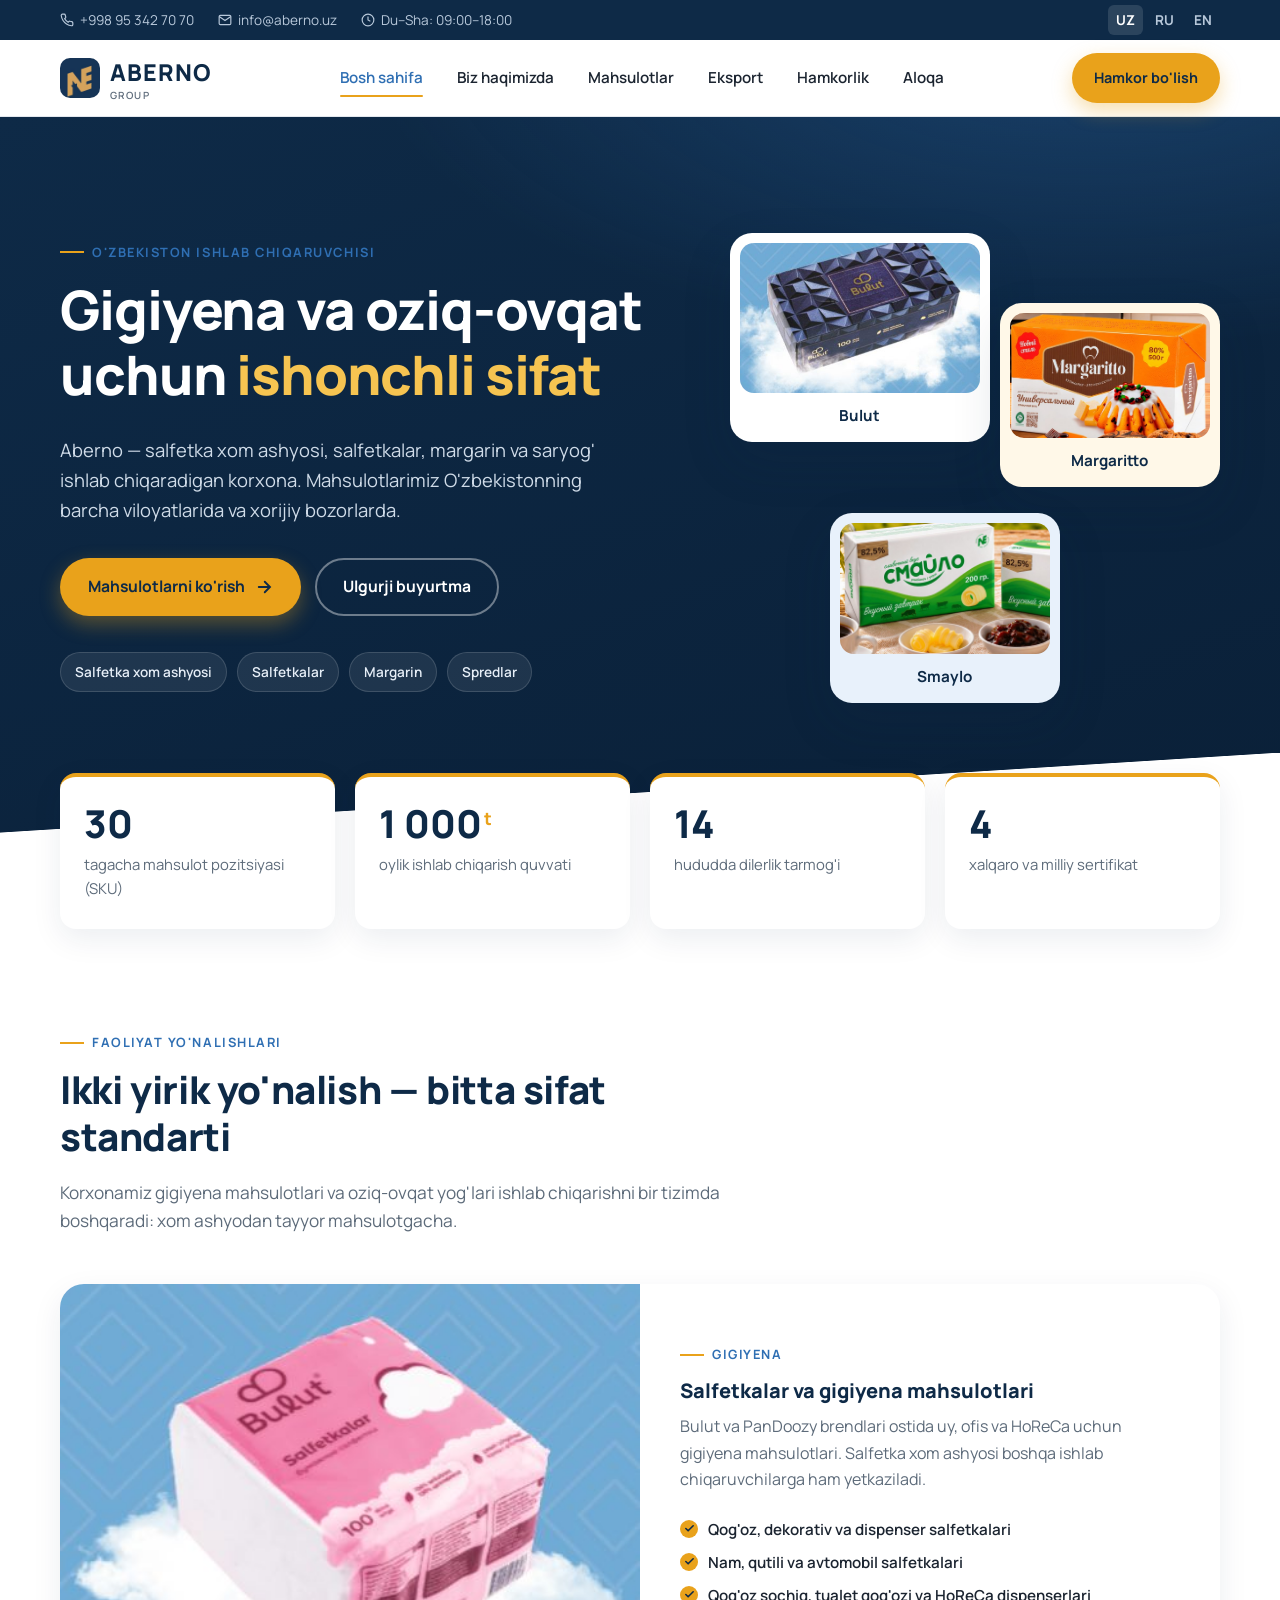
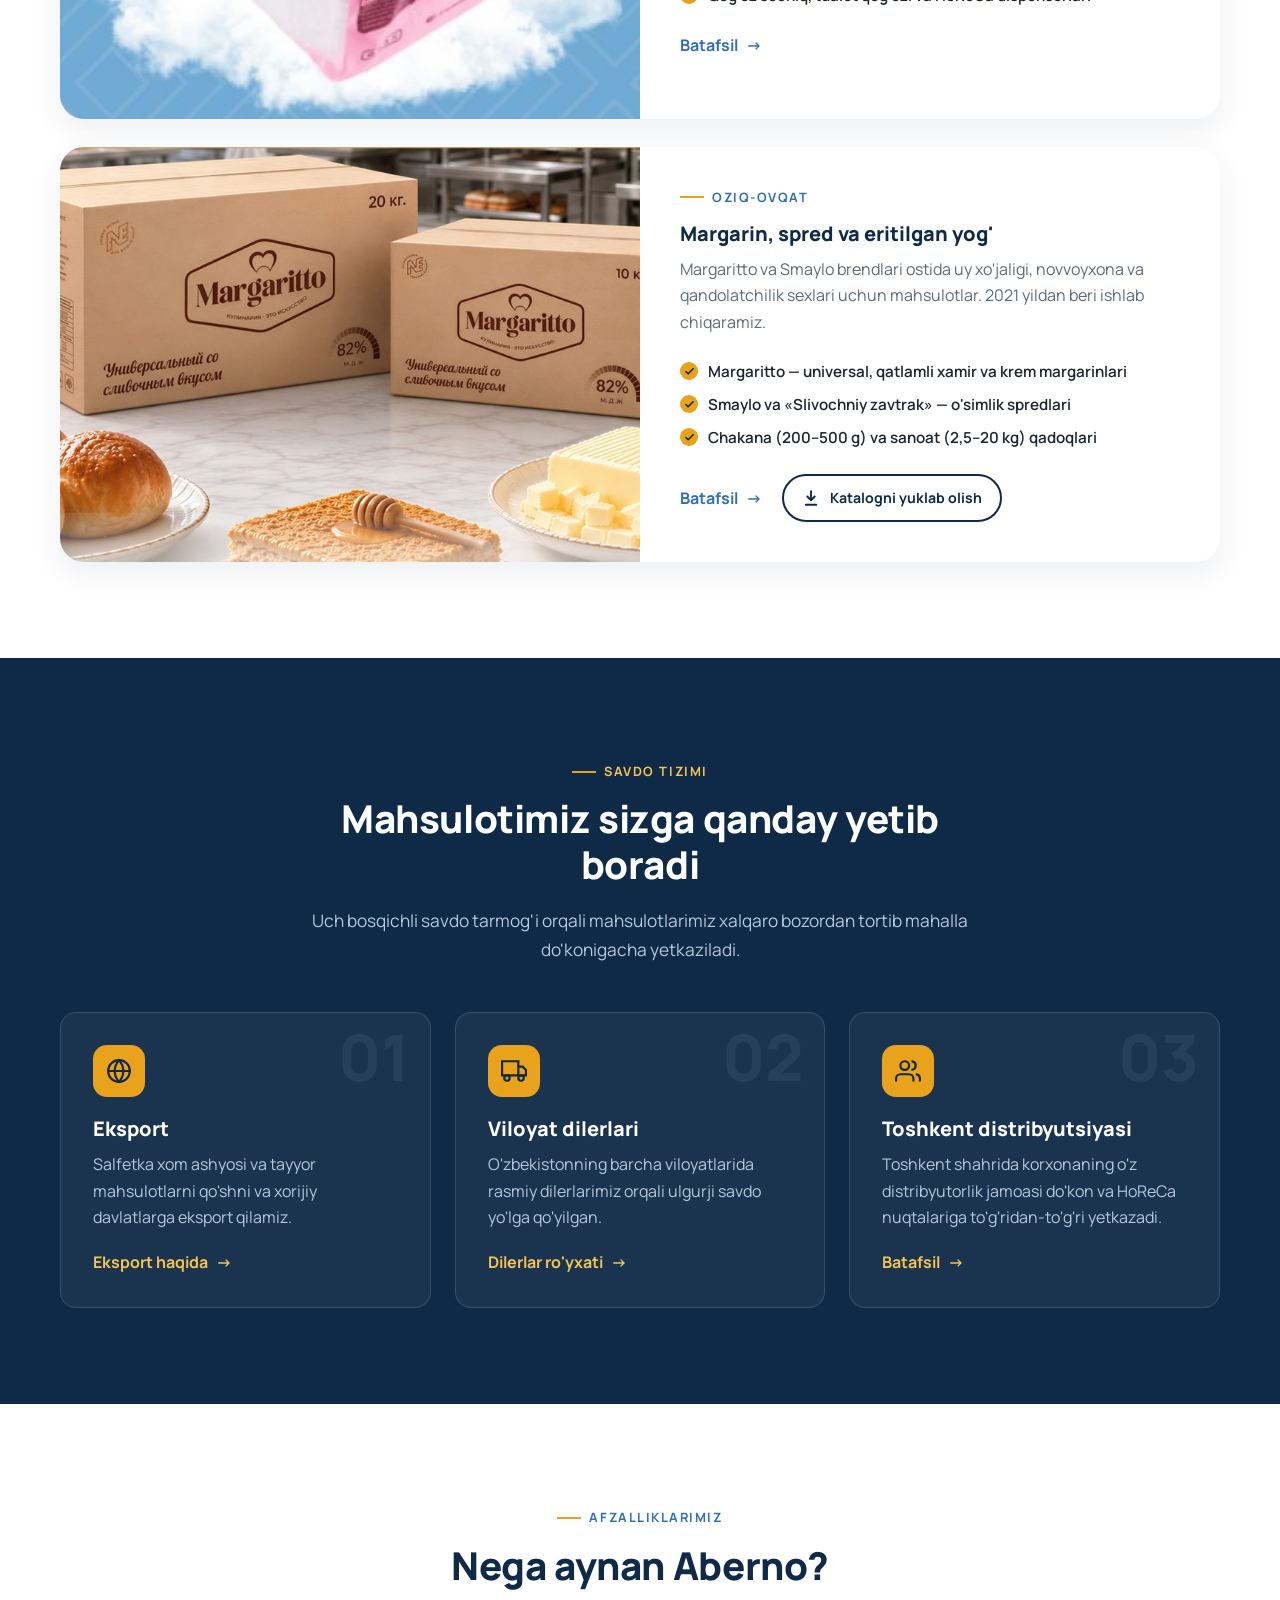
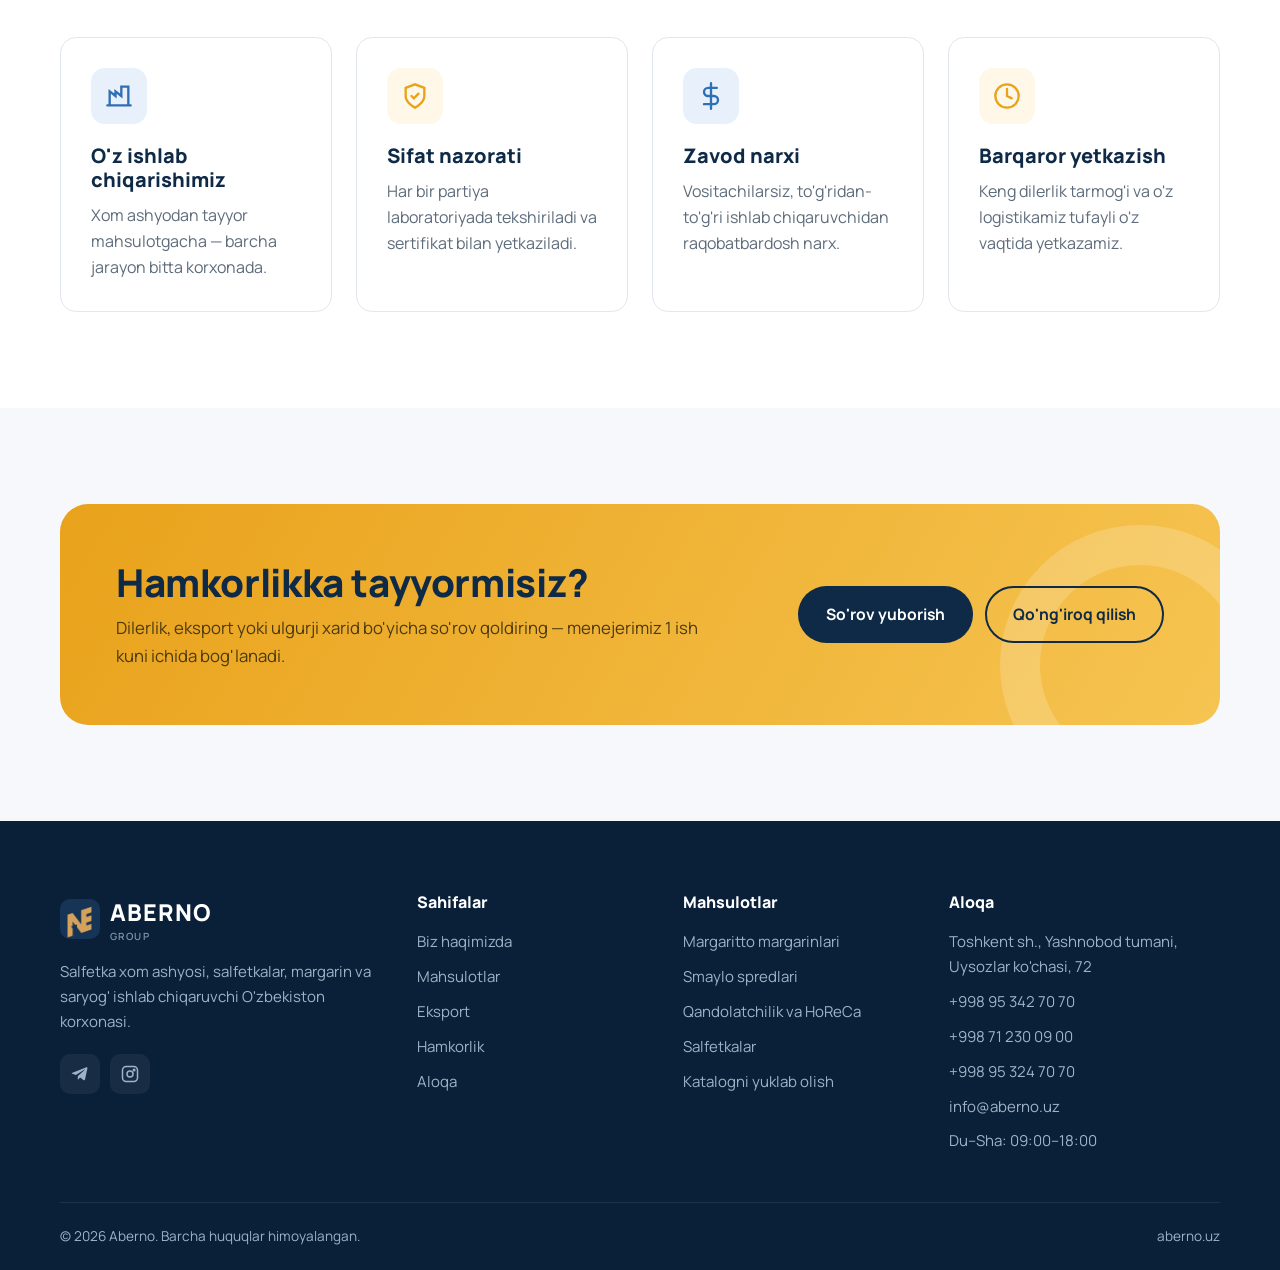
<file: index.html>
<!DOCTYPE html>
<html lang="uz">
<head>
  <meta charset="UTF-8">
  <meta name="viewport" content="width=device-width, initial-scale=1.0">
  <title>Aberno — salfetka va yog' mahsulotlari ishlab chiqaruvchi</title>
  <meta name="description" content="Aberno — salfetka xom ashyosi, salfetkalar, margarin va saryog' ishlab chiqaruvchi O'zbekiston korxonasi. Eksport, viloyat dilerlari va Toshkent bo'yicha distribyutsiya.">
  <link rel="icon" href="img/logo.svg" type="image/svg+xml">
  <link rel="preconnect" href="https://fonts.googleapis.com">
  <link rel="preconnect" href="https://fonts.gstatic.com" crossorigin>
  <link href="https://fonts.googleapis.com/css2?family=Manrope:wght@400;600;700;800&display=swap" rel="stylesheet">
  <link rel="stylesheet" href="css/style.css">
</head>
<body>

  <!-- Topbar -->
  <div class="topbar">
    <div class="container">
      <div class="topbar__info">
        <span><svg viewBox="0 0 24 24" fill="none" stroke="currentColor" stroke-width="2"><path d="M22 16.9v3a2 2 0 0 1-2.2 2 19.8 19.8 0 0 1-8.6-3.1 19.5 19.5 0 0 1-6-6A19.8 19.8 0 0 1 2.1 4.2 2 2 0 0 1 4.1 2h3a2 2 0 0 1 2 1.7c.1.9.4 1.8.7 2.7a2 2 0 0 1-.5 2.1L8 9.8a16 16 0 0 0 6 6l1.3-1.3a2 2 0 0 1 2.1-.4c.9.3 1.8.6 2.7.7a2 2 0 0 1 1.7 2z"/></svg><a href="tel:+998953427070">+998 95 342 70 70</a></span>
        <span><svg viewBox="0 0 24 24" fill="none" stroke="currentColor" stroke-width="2"><rect x="2" y="4" width="20" height="16" rx="2"/><path d="m22 6-10 7L2 6"/></svg><a href="mailto:info@aberno.uz">info@aberno.uz</a></span>
        <span><svg viewBox="0 0 24 24" fill="none" stroke="currentColor" stroke-width="2"><circle cx="12" cy="12" r="10"/><path d="M12 6v6l4 2"/></svg>Du–Sha: 09:00–18:00</span>
      </div>
      <div class="lang"><button class="is-active">UZ</button><button>RU</button><button>EN</button></div>
    </div>
  </div>

  <!-- Header -->
  <header class="header">
    <div class="container">
      <a href="index.html" class="logo"><img src="img/products/logo-mark.jpg" class="logo__mark" alt="Aberno Group"><span>ABERNO<small>GROUP</small></span></a>
      <nav class="nav" aria-label="Asosiy menyu">
        <a href="index.html">Bosh sahifa</a>
        <a href="about.html">Biz haqimizda</a>
        <a href="products.html">Mahsulotlar</a>
        <a href="export.html">Eksport</a>
        <a href="dealers.html">Hamkorlik</a>
        <a href="contact.html">Aloqa</a>
      </nav>
      <a href="contact.html?topic=dealer" class="btn btn--primary header__cta">Hamkor bo'lish</a>
      <button class="burger" aria-label="Menyu" aria-expanded="false"><span></span></button>
    </div>
  </header>

  <main>
    <!-- Hero -->
    <section class="hero">
      <div class="container">
        <div>
          <span class="eyebrow">O'zbekiston ishlab chiqaruvchisi</span>
          <h1>Gigiyena va oziq-ovqat uchun <em>ishonchli sifat</em></h1>
          <p class="hero__lead">Aberno — salfetka xom ashyosi, salfetkalar, margarin va saryog' ishlab chiqaradigan korxona. Mahsulotlarimiz O'zbekistonning barcha viloyatlarida va xorijiy bozorlarda.</p>
          <div class="hero__actions">
            <a href="products.html" class="btn btn--primary">Mahsulotlarni ko'rish
              <svg viewBox="0 0 24 24" fill="none" stroke="currentColor" stroke-width="2.5" stroke-linecap="round"><path d="M5 12h14M13 5l7 7-7 7"/></svg></a>
            <a href="contact.html?topic=order" class="btn btn--ghost">Ulgurji buyurtma</a>
          </div>
          <div class="hero__tags">
            <span>Salfetka xom ashyosi</span>
            <span>Salfetkalar</span>
            <span>Margarin</span>
            <span>Spredlar</span>
          </div>
        </div>
        <div class="hero__visual" aria-hidden="true">
          <div class="hero__card hero__card--1 hero__card--photo"><img src="img/hygiene/box-premium.jpg" alt=""><b>Bulut</b></div>
          <div class="hero__card hero__card--2 hero__card--photo"><img src="img/products/margaritto-universal-80.jpg" alt=""><b>Margaritto</b></div>
          <div class="hero__card hero__card--3 hero__card--photo"><img src="img/products/smaylo-82.jpg" alt=""><b>Smaylo</b></div>
        </div>
      </div>
    </section>

    <!-- Statistika -->
    <section>
      <div class="container">
        <div class="stats">
          <div class="stat reveal"><div class="stat__num"><span data-count="30">0</span></div><div class="stat__label">tagacha mahsulot pozitsiyasi (SKU)</div></div>
          <div class="stat reveal"><div class="stat__num"><span data-count="1000">0</span><sup>t</sup></div><div class="stat__label">oylik ishlab chiqarish quvvati</div></div>
          <div class="stat reveal"><div class="stat__num"><span data-count="14">0</span></div><div class="stat__label">hududda dilerlik tarmog'i</div></div>
          <div class="stat reveal"><div class="stat__num"><span data-count="4">0</span></div><div class="stat__label">xalqaro va milliy sertifikat</div></div>
        </div>
      </div>
    </section>

    <!-- Yo'nalishlar -->
    <section class="section">
      <div class="container">
        <div class="section-head">
          <span class="eyebrow">Faoliyat yo'nalishlari</span>
          <h2>Ikki yirik yo'nalish — bitta sifat standarti</h2>
          <p>Korxonamiz gigiyena mahsulotlari va oziq-ovqat yog'lari ishlab chiqarishni bir tizimda boshqaradi: xom ashyodan tayyor mahsulotgacha.</p>
        </div>

        <div class="stack">
          <article class="direction direction--hygiene reveal">
            <div class="direction__media direction__media--photo"><img src="img/hygiene/napkin-100-27.jpg" alt="Bulut salfetkalari"></div>
            <div class="direction__body">
              <span class="eyebrow">Gigiyena</span>
              <h3>Salfetkalar va gigiyena mahsulotlari</h3>
              <p>Bulut va PanDoozy brendlari ostida uy, ofis va HoReCa uchun gigiyena mahsulotlari. Salfetka xom ashyosi boshqa ishlab chiqaruvchilarga ham yetkaziladi.</p>
              <ul class="direction__list">
                <li>Qog'oz, dekorativ va dispenser salfetkalari</li>
                <li>Nam, qutili va avtomobil salfetkalari</li>
                <li>Qog'oz sochiq, tualet qog'ozi va HoReCa dispenserlari</li>
              </ul>
              <a href="products.html#hygiene" class="link-arrow">Batafsil</a>
            </div>
          </article>

          <article class="direction direction--food reveal">
            <div class="direction__media direction__media--photo"><img src="img/products/margaritto-82-slivochniy.jpg" alt="Margaritto margarini"></div>
            <div class="direction__body">
              <span class="eyebrow">Oziq-ovqat</span>
              <h3>Margarin, spred va eritilgan yog'</h3>
              <p>Margaritto va Smaylo brendlari ostida uy xo'jaligi, novvoyxona va qandolatchilik sexlari uchun mahsulotlar. 2021 yildan beri ishlab chiqaramiz.</p>
              <ul class="direction__list">
                <li>Margaritto — universal, qatlamli xamir va krem margarinlari</li>
                <li>Smaylo va «Slivochniy zavtrak» — o'simlik spredlari</li>
                <li>Chakana (200–500 g) va sanoat (2,5–20 kg) qadoqlari</li>
              </ul>
              <div class="download">
                <a href="products.html" class="link-arrow">Batafsil</a>
                <a href="files/aberno-katalog-umumiy.pdf" download class="btn btn--outline btn--sm">
                  <svg viewBox="0 0 24 24" fill="none" stroke="currentColor" stroke-width="2.5" stroke-linecap="round" stroke-linejoin="round"><path d="M12 3v12M7 10l5 5 5-5M5 21h14"/></svg>Katalogni yuklab olish</a>
              </div>
            </div>
          </article>
        </div>
      </div>
    </section>

    <!-- Savdo kanallari -->
    <section class="section section--navy">
      <div class="container">
        <div class="section-head section-head--center">
          <span class="eyebrow">Savdo tizimi</span>
          <h2>Mahsulotimiz sizga qanday yetib boradi</h2>
          <p>Uch bosqichli savdo tarmog'i orqali mahsulotlarimiz xalqaro bozordan tortib mahalla do'konigacha yetkaziladi.</p>
        </div>
        <div class="channels">
          <div class="channel reveal">
            <span class="channel__num">01</span>
            <div class="channel__icon"><svg viewBox="0 0 24 24" fill="none" stroke="currentColor" stroke-width="2" stroke-linecap="round"><circle cx="12" cy="12" r="10"/><path d="M2 12h20M12 2a15 15 0 0 1 4 10 15 15 0 0 1-4 10 15 15 0 0 1-4-10 15 15 0 0 1 4-10z"/></svg></div>
            <h3>Eksport</h3>
            <p>Salfetka xom ashyosi va tayyor mahsulotlarni qo'shni va xorijiy davlatlarga eksport qilamiz.</p>
            <a href="export.html" class="link-arrow">Eksport haqida</a>
          </div>
          <div class="channel reveal">
            <span class="channel__num">02</span>
            <div class="channel__icon"><svg viewBox="0 0 24 24" fill="none" stroke="currentColor" stroke-width="2" stroke-linecap="round"><path d="M1 3h15v13H1zM16 8h4l3 3v5h-7z"/><circle cx="5.5" cy="18.5" r="2.5"/><circle cx="18.5" cy="18.5" r="2.5"/></svg></div>
            <h3>Viloyat dilerlari</h3>
            <p>O'zbekistonning barcha viloyatlarida rasmiy dilerlarimiz orqali ulgurji savdo yo'lga qo'yilgan.</p>
            <a href="dealers.html" class="link-arrow">Dilerlar ro'yxati</a>
          </div>
          <div class="channel reveal">
            <span class="channel__num">03</span>
            <div class="channel__icon"><svg viewBox="0 0 24 24" fill="none" stroke="currentColor" stroke-width="2" stroke-linecap="round"><path d="M17 21v-2a4 4 0 0 0-4-4H5a4 4 0 0 0-4 4v2"/><circle cx="9" cy="7" r="4"/><path d="M23 21v-2a4 4 0 0 0-3-3.9M16 3.1a4 4 0 0 1 0 7.8"/></svg></div>
            <h3>Toshkent distribyutsiyasi</h3>
            <p>Toshkent shahrida korxonaning o'z distribyutorlik jamoasi do'kon va HoReCa nuqtalariga to'g'ridan-to'g'ri yetkazadi.</p>
            <a href="dealers.html#tashkent" class="link-arrow">Batafsil</a>
          </div>
        </div>
      </div>
    </section>

    <!-- Nega Aberno -->
    <section class="section">
      <div class="container">
        <div class="section-head section-head--center">
          <span class="eyebrow">Afzalliklarimiz</span>
          <h2>Nega aynan Aberno?</h2>
        </div>
        <div class="grid grid--4">
          <div class="card reveal">
            <div class="card__icon"><svg viewBox="0 0 24 24" fill="none" stroke="currentColor" stroke-width="2" stroke-linecap="round"><path d="M2 20h20M4 20V8l5 4V8l5 4V4h6v16"/></svg></div>
            <h3>O'z ishlab chiqarishimiz</h3>
            <p>Xom ashyodan tayyor mahsulotgacha — barcha jarayon bitta korxonada.</p>
          </div>
          <div class="card reveal">
            <div class="card__icon card__icon--gold"><svg viewBox="0 0 24 24" fill="none" stroke="currentColor" stroke-width="2" stroke-linecap="round"><path d="M12 22s8-4 8-10V5l-8-3-8 3v7c0 6 8 10 8 10z"/><path d="m9 12 2 2 4-4"/></svg></div>
            <h3>Sifat nazorati</h3>
            <p>Har bir partiya laboratoriyada tekshiriladi va sertifikat bilan yetkaziladi.</p>
          </div>
          <div class="card reveal">
            <div class="card__icon"><svg viewBox="0 0 24 24" fill="none" stroke="currentColor" stroke-width="2" stroke-linecap="round"><path d="M12 1v22M17 5H9.5a3.5 3.5 0 0 0 0 7h5a3.5 3.5 0 0 1 0 7H6"/></svg></div>
            <h3>Zavod narxi</h3>
            <p>Vositachilarsiz, to'g'ridan-to'g'ri ishlab chiqaruvchidan raqobatbardosh narx.</p>
          </div>
          <div class="card reveal">
            <div class="card__icon card__icon--gold"><svg viewBox="0 0 24 24" fill="none" stroke="currentColor" stroke-width="2" stroke-linecap="round"><circle cx="12" cy="12" r="10"/><path d="M12 6v6l4 2"/></svg></div>
            <h3>Barqaror yetkazish</h3>
            <p>Keng dilerlik tarmog'i va o'z logistikamiz tufayli o'z vaqtida yetkazamiz.</p>
          </div>
        </div>
      </div>
    </section>

    <!-- CTA -->
    <section class="section section--soft">
      <div class="container">
        <div class="cta reveal">
          <div>
            <h2>Hamkorlikka tayyormisiz?</h2>
            <p>Dilerlik, eksport yoki ulgurji xarid bo'yicha so'rov qoldiring — menejerimiz 1 ish kuni ichida bog'lanadi.</p>
          </div>
          <div class="cta__actions">
            <a href="contact.html?topic=dealer" class="btn btn--dark">So'rov yuborish</a>
            <a href="tel:+998000000000" class="btn btn--outline">Qo'ng'iroq qilish</a>
          </div>
        </div>
      </div>
    </section>
  </main>

  <!-- Footer -->
  <footer class="footer">
    <div class="container">
      <div class="footer__grid">
        <div>
          <a href="index.html" class="logo"><img src="img/products/logo-mark.jpg" class="logo__mark" alt="Aberno Group"><span>ABERNO<small>GROUP</small></span></a>
          <p>Salfetka xom ashyosi, salfetkalar, margarin va saryog' ishlab chiqaruvchi O'zbekiston korxonasi.</p>
          <div class="socials">
            <a href="https://t.me/aberno_uz" target="_blank" rel="noopener" aria-label="Telegram"><svg viewBox="0 0 24 24" fill="currentColor"><path d="M21.9 4.3 18.7 19.4c-.2 1-.9 1.3-1.7.8l-4.8-3.5-2.3 2.2c-.3.3-.5.5-1 .5l.3-4.9 8.9-8c.4-.3-.1-.5-.6-.2L6.5 13.2l-4.7-1.5c-1-.3-1-1 .2-1.5L20.5 3c.9-.3 1.6.2 1.4 1.3z"/></svg></a>
            <a href="https://www.instagram.com/aberno.uz/" target="_blank" rel="noopener" aria-label="Instagram"><svg viewBox="0 0 24 24" fill="none" stroke="currentColor" stroke-width="2"><rect x="2" y="2" width="20" height="20" rx="5"/><circle cx="12" cy="12" r="4"/><circle cx="17.5" cy="6.5" r="1" fill="currentColor"/></svg></a>
          </div>
        </div>
        <div>
          <h4>Sahifalar</h4>
          <ul>
            <li><a href="about.html">Biz haqimizda</a></li>
            <li><a href="products.html">Mahsulotlar</a></li>
            <li><a href="export.html">Eksport</a></li>
            <li><a href="dealers.html">Hamkorlik</a></li>
            <li><a href="contact.html">Aloqa</a></li>
          </ul>
        </div>
        <div>
          <h4>Mahsulotlar</h4>
          <ul>
            <li><a href="products.html#margaritto">Margaritto margarinlari</a></li>
            <li><a href="products.html#smaylo">Smaylo spredlari</a></li>
            <li><a href="products.html#horeca">Qandolatchilik va HoReCa</a></li>
            <li><a href="products.html#hygiene">Salfetkalar</a></li>
            <li><a href="files/aberno-katalog-umumiy.pdf" download>Katalogni yuklab olish</a></li>
          </ul>
        </div>
        <div>
          <h4>Aloqa</h4>
          <ul>
            <li>Toshkent sh., Yashnobod tumani, Uysozlar ko'chasi, 72</li>
            <li><a href="tel:+998953427070">+998 95 342 70 70</a></li>
            <li><a href="tel:+998712300900">+998 71 230 09 00</a></li>
            <li><a href="tel:+998953247070">+998 95 324 70 70</a></li>
            <li><a href="mailto:info@aberno.uz">info@aberno.uz</a></li>
            <li>Du–Sha: 09:00–18:00</li>
          </ul>
        </div>
      </div>
      <div class="footer__bottom">
        <span>© <span data-year></span> Aberno. Barcha huquqlar himoyalangan.</span>
        <span>aberno.uz</span>
      </div>
    </div>
  </footer>

  <button class="to-top" aria-label="Yuqoriga"><svg viewBox="0 0 24 24" fill="none" stroke="currentColor" stroke-width="2.5" stroke-linecap="round"><path d="M12 19V5M5 12l7-7 7 7"/></svg></button>

  <script src="js/main.js"></script>
  <script src="js/i18n.js"></script>
</body>
</html>
</file>
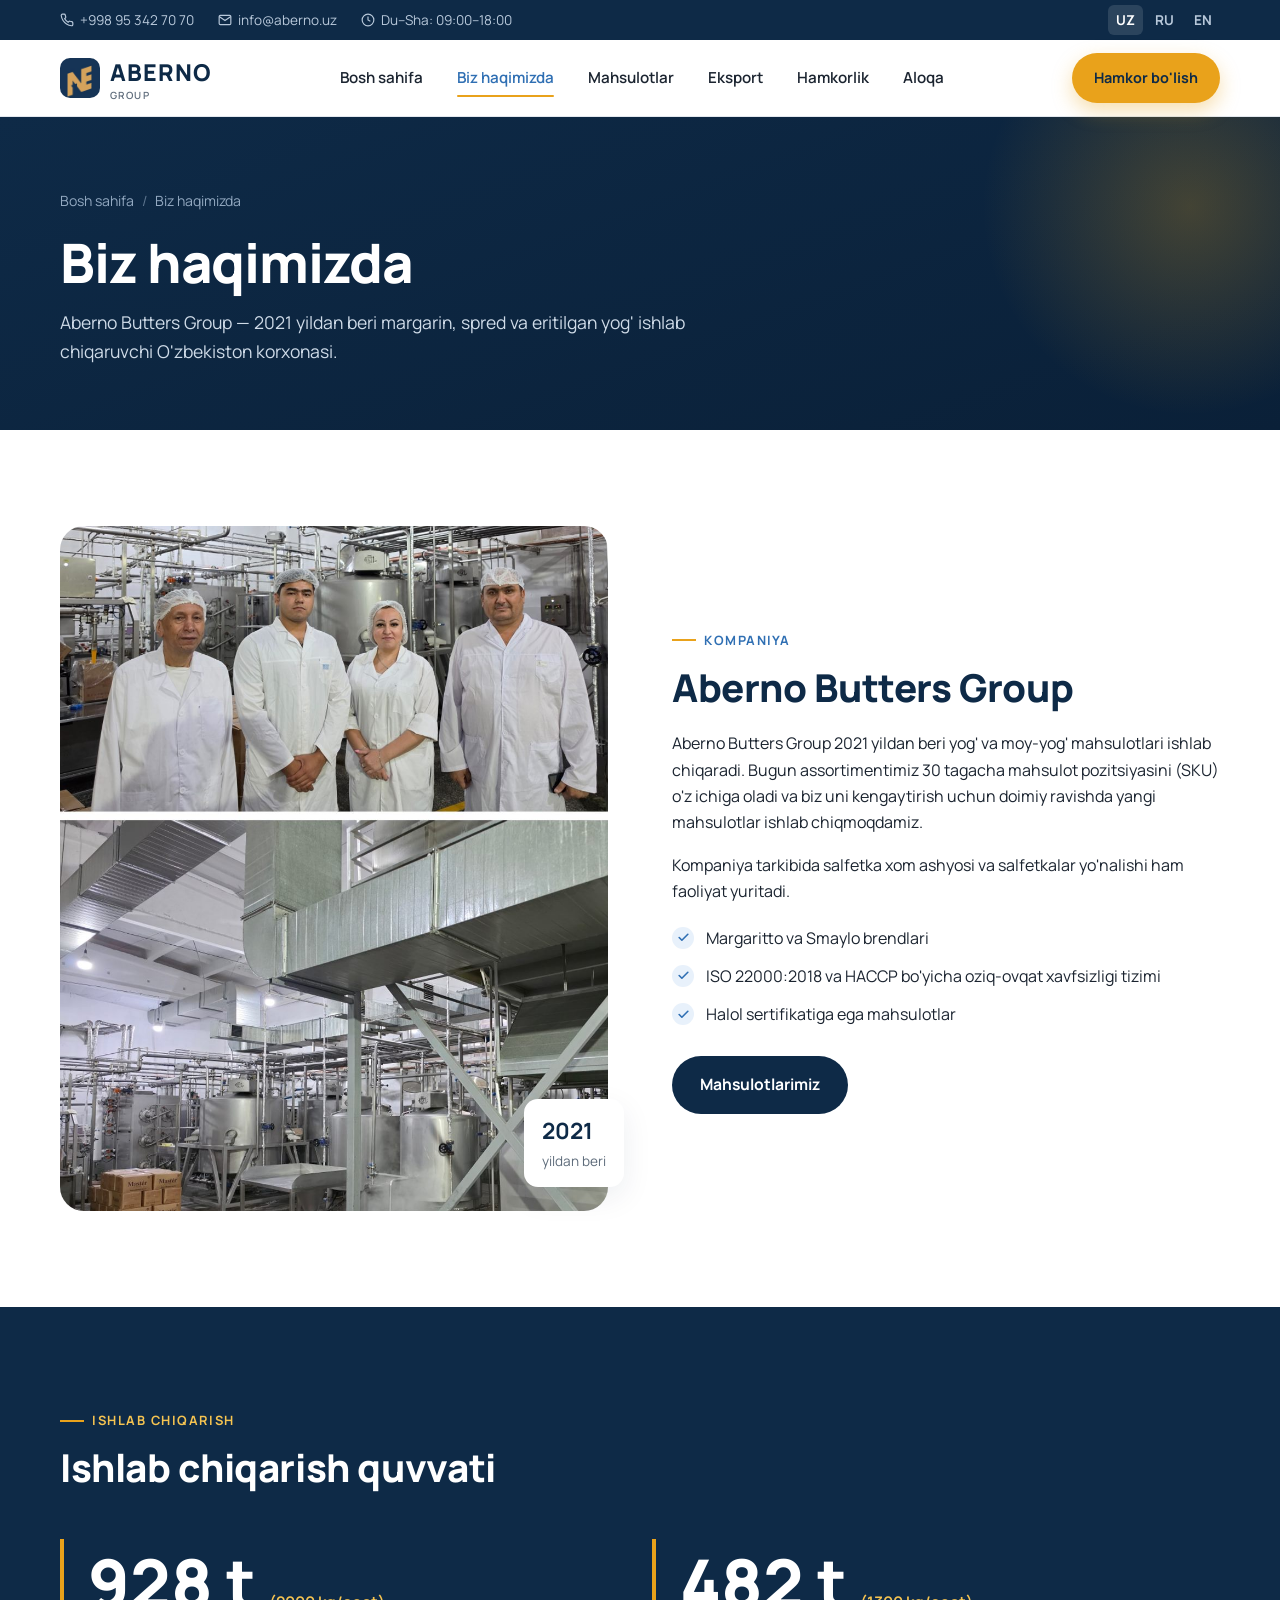
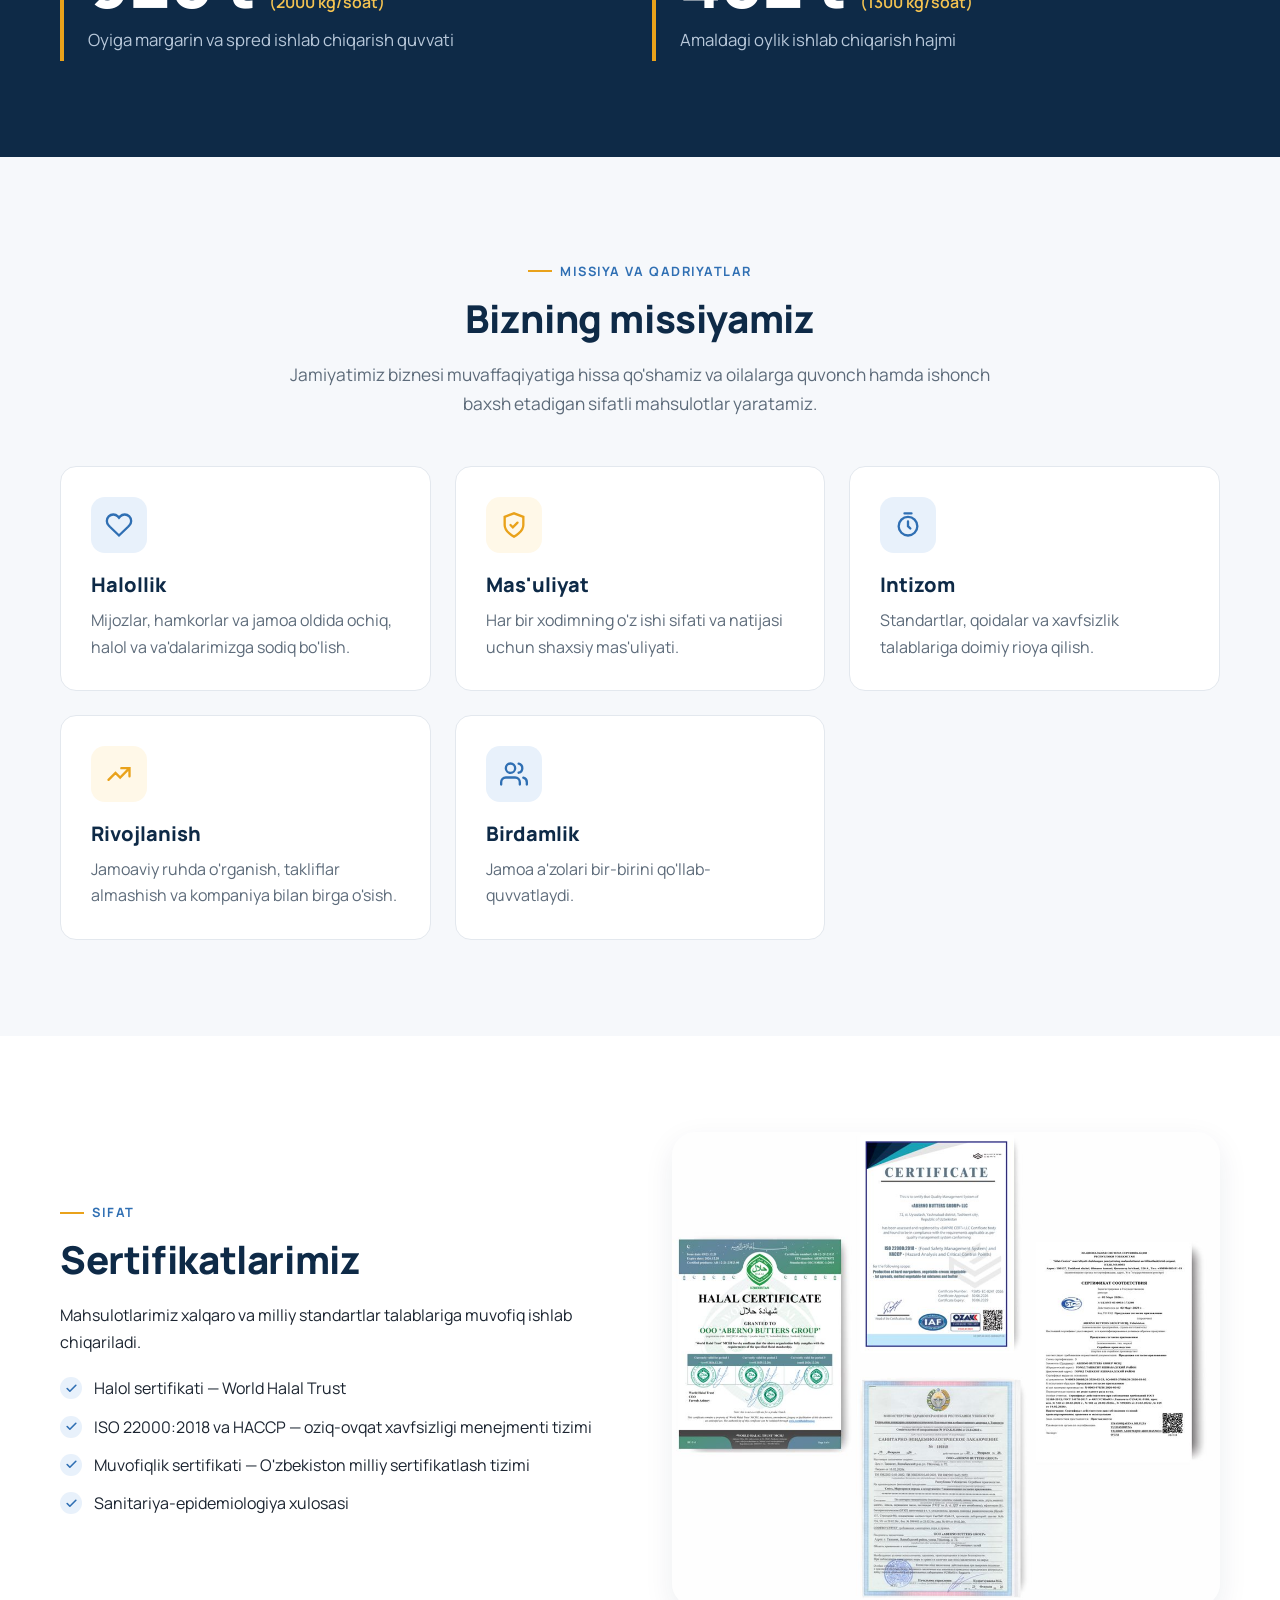
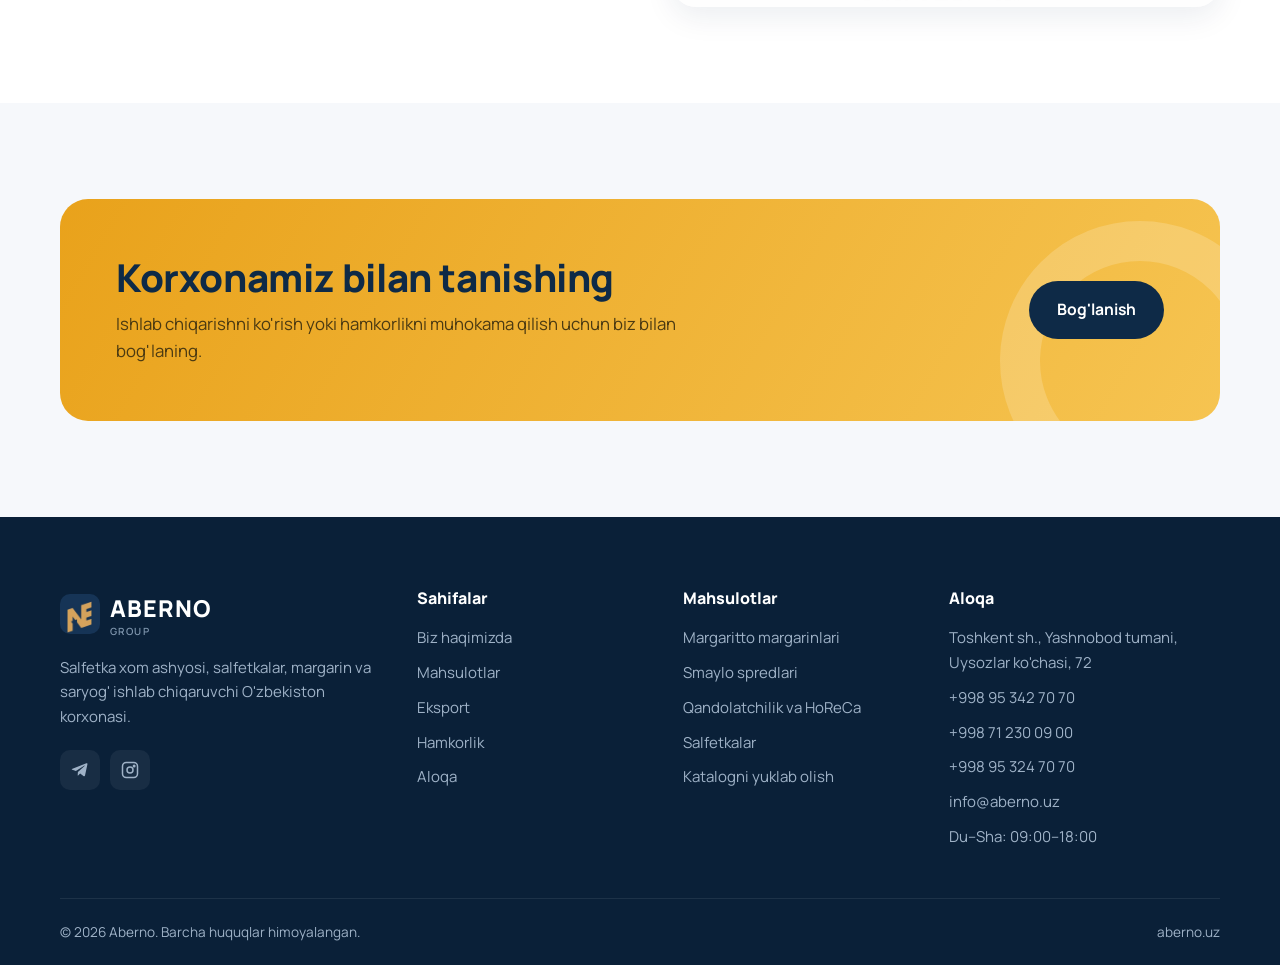
<file: about.html>
<!DOCTYPE html>
<html lang="uz">
<head>
  <meta charset="UTF-8">
  <meta name="viewport" content="width=device-width, initial-scale=1.0">
  <title>Biz haqimizda — Aberno</title>
  <meta name="description" content="Aberno korxonasi haqida: ishlab chiqarish quvvatlari, sifat nazorati, missiya va rivojlanish tarixi.">
  <link rel="icon" href="img/logo.svg" type="image/svg+xml">
  <link rel="preconnect" href="https://fonts.googleapis.com">
  <link rel="preconnect" href="https://fonts.gstatic.com" crossorigin>
  <link href="https://fonts.googleapis.com/css2?family=Manrope:wght@400;600;700;800&display=swap" rel="stylesheet">
  <link rel="stylesheet" href="css/style.css">
</head>
<body>

  <div class="topbar">
    <div class="container">
      <div class="topbar__info">
        <span><svg viewBox="0 0 24 24" fill="none" stroke="currentColor" stroke-width="2"><path d="M22 16.9v3a2 2 0 0 1-2.2 2 19.8 19.8 0 0 1-8.6-3.1 19.5 19.5 0 0 1-6-6A19.8 19.8 0 0 1 2.1 4.2 2 2 0 0 1 4.1 2h3a2 2 0 0 1 2 1.7c.1.9.4 1.8.7 2.7a2 2 0 0 1-.5 2.1L8 9.8a16 16 0 0 0 6 6l1.3-1.3a2 2 0 0 1 2.1-.4c.9.3 1.8.6 2.7.7a2 2 0 0 1 1.7 2z"/></svg><a href="tel:+998953427070">+998 95 342 70 70</a></span>
        <span><svg viewBox="0 0 24 24" fill="none" stroke="currentColor" stroke-width="2"><rect x="2" y="4" width="20" height="16" rx="2"/><path d="m22 6-10 7L2 6"/></svg><a href="mailto:info@aberno.uz">info@aberno.uz</a></span>
        <span><svg viewBox="0 0 24 24" fill="none" stroke="currentColor" stroke-width="2"><circle cx="12" cy="12" r="10"/><path d="M12 6v6l4 2"/></svg>Du–Sha: 09:00–18:00</span>
      </div>
      <div class="lang"><button class="is-active">UZ</button><button>RU</button><button>EN</button></div>
    </div>
  </div>

  <header class="header">
    <div class="container">
      <a href="index.html" class="logo"><img src="img/products/logo-mark.jpg" class="logo__mark" alt="Aberno Group"><span>ABERNO<small>GROUP</small></span></a>
      <nav class="nav" aria-label="Asosiy menyu">
        <a href="index.html">Bosh sahifa</a>
        <a href="about.html">Biz haqimizda</a>
        <a href="products.html">Mahsulotlar</a>
        <a href="export.html">Eksport</a>
        <a href="dealers.html">Hamkorlik</a>
        <a href="contact.html">Aloqa</a>
      </nav>
      <a href="contact.html?topic=dealer" class="btn btn--primary header__cta">Hamkor bo'lish</a>
      <button class="burger" aria-label="Menyu" aria-expanded="false"><span></span></button>
    </div>
  </header>

  <main>
    <section class="page-hero">
      <div class="container">
        <nav class="breadcrumb"><a href="index.html">Bosh sahifa</a><span>Biz haqimizda</span></nav>
        <h1>Biz haqimizda</h1>
        <p>Aberno Butters Group — 2021 yildan beri margarin, spred va eritilgan yog' ishlab chiqaruvchi O'zbekiston korxonasi.</p>
      </div>
    </section>

    <!-- Kompaniya -->
    <section class="section">
      <div class="container split">
        <div class="split__media split__media--photo reveal">
          <img src="img/products/factory.jpg" alt="Aberno ishlab chiqarish sexi" loading="lazy">
          <div class="badge-float badge-float--br"><b>2021</b>yildan beri</div>
        </div>
        <div class="reveal">
          <span class="eyebrow">Kompaniya</span>
          <h2>Aberno Butters Group</h2>
          <p>Aberno Butters Group 2021 yildan beri yog' va moy-yog' mahsulotlari ishlab chiqaradi. Bugun assortimentimiz 30 tagacha mahsulot pozitsiyasini (SKU) o'z ichiga oladi va biz uni kengaytirish uchun doimiy ravishda yangi mahsulotlar ishlab chiqmoqdamiz.</p>
          <p>Kompaniya tarkibida salfetka xom ashyosi va salfetkalar yo'nalishi ham faoliyat yuritadi.</p>
          <ul class="checklist">
            <li>Margaritto va Smaylo brendlari</li>
            <li>ISO 22000:2018 va HACCP bo'yicha oziq-ovqat xavfsizligi tizimi</li>
            <li>Halol sertifikatiga ega mahsulotlar</li>
          </ul>
          <a href="products.html" class="btn btn--dark">Mahsulotlarimiz</a>
        </div>
      </div>
    </section>

    <!-- Quvvat -->
    <section class="section section--navy">
      <div class="container">
        <div class="section-head">
          <span class="eyebrow">Ishlab chiqarish</span>
          <h2>Ishlab chiqarish quvvati</h2>
        </div>
        <div class="capacity">
          <div class="capacity__item reveal">
            <div class="capacity__num"><span data-count="1000">0</span> t <small>(2000 kg/soat)</small></div>
            <p>Oyiga margarin va spred ishlab chiqarish quvvati</p>
          </div>
          <div class="capacity__item reveal">
            <div class="capacity__num"><span data-count="520">0</span> t <small>(1300 kg/soat)</small></div>
            <p>Amaldagi oylik ishlab chiqarish hajmi</p>
          </div>
        </div>
      </div>
    </section>

    <!-- Missiya / qadriyatlar -->
    <section class="section section--soft">
      <div class="container">
        <div class="section-head section-head--center">
          <span class="eyebrow">Missiya va qadriyatlar</span>
          <h2>Bizning missiyamiz</h2>
          <p>Jamiyatimiz biznesi muvaffaqiyatiga hissa qo'shamiz va oilalarga quvonch hamda ishonch baxsh etadigan sifatli mahsulotlar yaratamiz.</p>
        </div>
        <div class="grid grid--3">
          <div class="card reveal">
            <div class="card__icon"><svg viewBox="0 0 24 24" fill="none" stroke="currentColor" stroke-width="2" stroke-linecap="round"><path d="M20.8 4.6a5.5 5.5 0 0 0-7.8 0L12 5.7l-1-1.1a5.5 5.5 0 0 0-7.8 7.8l1 1.1L12 21l7.8-7.5 1-1.1a5.5 5.5 0 0 0 0-7.8z"/></svg></div>
            <h3>Halollik</h3>
            <p>Mijozlar, hamkorlar va jamoa oldida ochiq, halol va va'dalarimizga sodiq bo'lish.</p>
          </div>
          <div class="card reveal">
            <div class="card__icon card__icon--gold"><svg viewBox="0 0 24 24" fill="none" stroke="currentColor" stroke-width="2" stroke-linecap="round"><path d="M12 22s8-4 8-10V5l-8-3-8 3v7c0 6 8 10 8 10z"/><path d="m9 12 2 2 4-4"/></svg></div>
            <h3>Mas'uliyat</h3>
            <p>Har bir xodimning o'z ishi sifati va natijasi uchun shaxsiy mas'uliyati.</p>
          </div>
          <div class="card reveal">
            <div class="card__icon"><svg viewBox="0 0 24 24" fill="none" stroke="currentColor" stroke-width="2" stroke-linecap="round"><circle cx="12" cy="13" r="8"/><path d="M12 9v4l2 2M9 2h6"/></svg></div>
            <h3>Intizom</h3>
            <p>Standartlar, qoidalar va xavfsizlik talablariga doimiy rioya qilish.</p>
          </div>
          <div class="card reveal">
            <div class="card__icon card__icon--gold"><svg viewBox="0 0 24 24" fill="none" stroke="currentColor" stroke-width="2" stroke-linecap="round"><path d="M3 17l6-6 4 4 8-8M14 7h7v7"/></svg></div>
            <h3>Rivojlanish</h3>
            <p>Jamoaviy ruhda o'rganish, takliflar almashish va kompaniya bilan birga o'sish.</p>
          </div>
          <div class="card reveal">
            <div class="card__icon"><svg viewBox="0 0 24 24" fill="none" stroke="currentColor" stroke-width="2" stroke-linecap="round"><path d="M17 21v-2a4 4 0 0 0-4-4H5a4 4 0 0 0-4 4v2"/><circle cx="9" cy="7" r="4"/><path d="M23 21v-2a4 4 0 0 0-3-3.9M16 3.1a4 4 0 0 1 0 7.8"/></svg></div>
            <h3>Birdamlik</h3>
            <p>Jamoa a'zolari bir-birini qo'llab-quvvatlaydi.</p>
          </div>
        </div>
      </div>
    </section>

    <!-- Sertifikatlar -->
    <section class="section">
      <div class="container split split--reverse">
        <div class="split__media split__media--photo split__media--contain reveal">
          <img src="img/products/certificates.jpg" alt="Aberno sertifikatlari" loading="lazy">
        </div>
        <div class="reveal">
          <span class="eyebrow">Sifat</span>
          <h2>Sertifikatlarimiz</h2>
          <p>Mahsulotlarimiz xalqaro va milliy standartlar talablariga muvofiq ishlab chiqariladi.</p>
          <ul class="checklist">
            <li>Halol sertifikati — World Halal Trust</li>
            <li>ISO 22000:2018 va HACCP — oziq-ovqat xavfsizligi menejmenti tizimi</li>
            <li>Muvofiqlik sertifikati — O'zbekiston milliy sertifikatlash tizimi</li>
            <li>Sanitariya-epidemiologiya xulosasi</li>
          </ul>
        </div>
      </div>
    </section>

    <section class="section section--soft">
      <div class="container">
        <div class="cta reveal">
          <div>
            <h2>Korxonamiz bilan tanishing</h2>
            <p>Ishlab chiqarishni ko'rish yoki hamkorlikni muhokama qilish uchun biz bilan bog'laning.</p>
          </div>
          <div class="cta__actions">
            <a href="contact.html" class="btn btn--dark">Bog'lanish</a>
          </div>
        </div>
      </div>
    </section>
  </main>

  <footer class="footer">
    <div class="container">
      <div class="footer__grid">
        <div>
          <a href="index.html" class="logo"><img src="img/products/logo-mark.jpg" class="logo__mark" alt="Aberno Group"><span>ABERNO<small>GROUP</small></span></a>
          <p>Salfetka xom ashyosi, salfetkalar, margarin va saryog' ishlab chiqaruvchi O'zbekiston korxonasi.</p>
          <div class="socials">
            <a href="https://t.me/aberno_uz" target="_blank" rel="noopener" aria-label="Telegram"><svg viewBox="0 0 24 24" fill="currentColor"><path d="M21.9 4.3 18.7 19.4c-.2 1-.9 1.3-1.7.8l-4.8-3.5-2.3 2.2c-.3.3-.5.5-1 .5l.3-4.9 8.9-8c.4-.3-.1-.5-.6-.2L6.5 13.2l-4.7-1.5c-1-.3-1-1 .2-1.5L20.5 3c.9-.3 1.6.2 1.4 1.3z"/></svg></a>
            <a href="https://www.instagram.com/aberno.uz/" target="_blank" rel="noopener" aria-label="Instagram"><svg viewBox="0 0 24 24" fill="none" stroke="currentColor" stroke-width="2"><rect x="2" y="2" width="20" height="20" rx="5"/><circle cx="12" cy="12" r="4"/><circle cx="17.5" cy="6.5" r="1" fill="currentColor"/></svg></a>
          </div>
        </div>
        <div>
          <h4>Sahifalar</h4>
          <ul>
            <li><a href="about.html">Biz haqimizda</a></li>
            <li><a href="products.html">Mahsulotlar</a></li>
            <li><a href="export.html">Eksport</a></li>
            <li><a href="dealers.html">Hamkorlik</a></li>
            <li><a href="contact.html">Aloqa</a></li>
          </ul>
        </div>
        <div>
          <h4>Mahsulotlar</h4>
          <ul>
            <li><a href="products.html#margaritto">Margaritto margarinlari</a></li>
            <li><a href="products.html#smaylo">Smaylo spredlari</a></li>
            <li><a href="products.html#horeca">Qandolatchilik va HoReCa</a></li>
            <li><a href="products.html#hygiene">Salfetkalar</a></li>
            <li><a href="files/aberno-katalog-umumiy.pdf" download>Katalogni yuklab olish</a></li>
          </ul>
        </div>
        <div>
          <h4>Aloqa</h4>
          <ul>
            <li>Toshkent sh., Yashnobod tumani, Uysozlar ko'chasi, 72</li>
            <li><a href="tel:+998953427070">+998 95 342 70 70</a></li>
            <li><a href="tel:+998712300900">+998 71 230 09 00</a></li>
            <li><a href="tel:+998953247070">+998 95 324 70 70</a></li>
            <li><a href="mailto:info@aberno.uz">info@aberno.uz</a></li>
            <li>Du–Sha: 09:00–18:00</li>
          </ul>
        </div>
      </div>
      <div class="footer__bottom">
        <span>© <span data-year></span> Aberno. Barcha huquqlar himoyalangan.</span>
        <span>aberno.uz</span>
      </div>
    </div>
  </footer>

  <button class="to-top" aria-label="Yuqoriga"><svg viewBox="0 0 24 24" fill="none" stroke="currentColor" stroke-width="2.5" stroke-linecap="round"><path d="M12 19V5M5 12l7-7 7 7"/></svg></button>

  <script src="js/main.js"></script>
  <script src="js/i18n.js"></script>
</body>
</html>
</file>
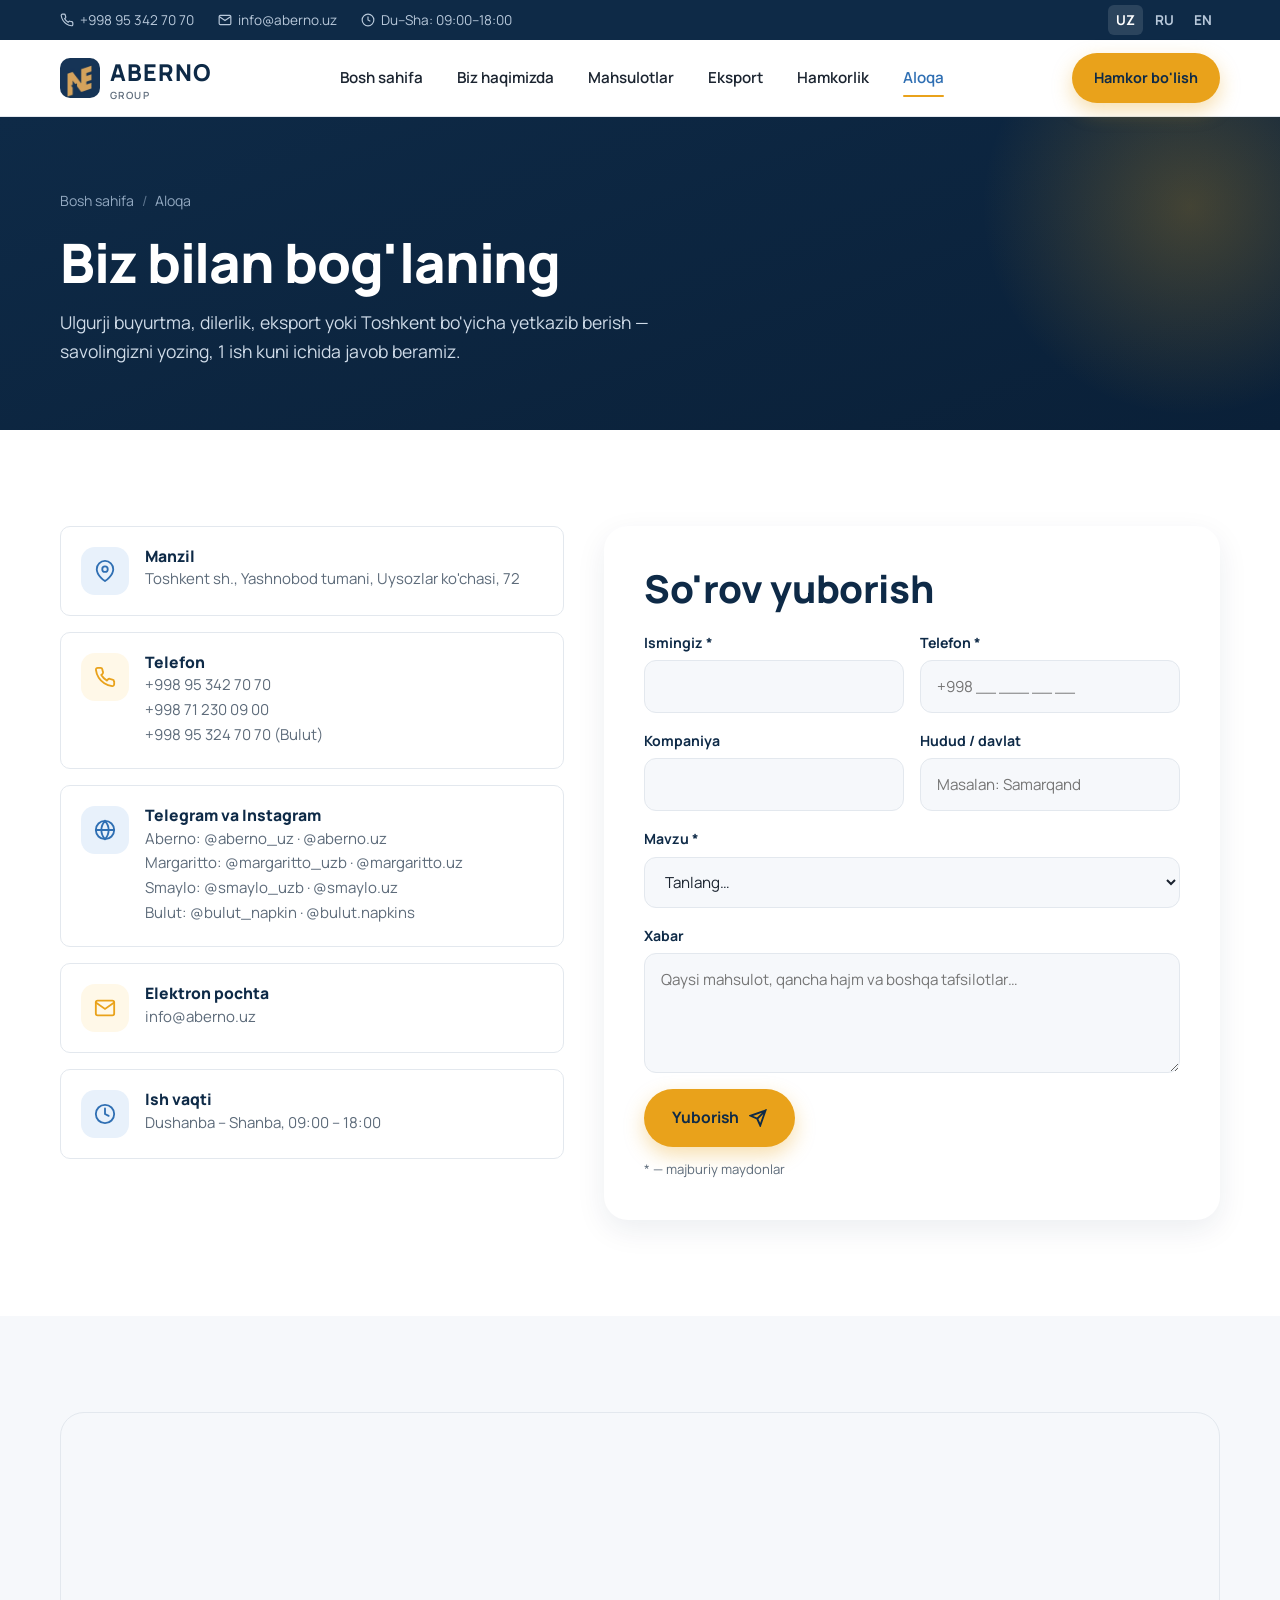
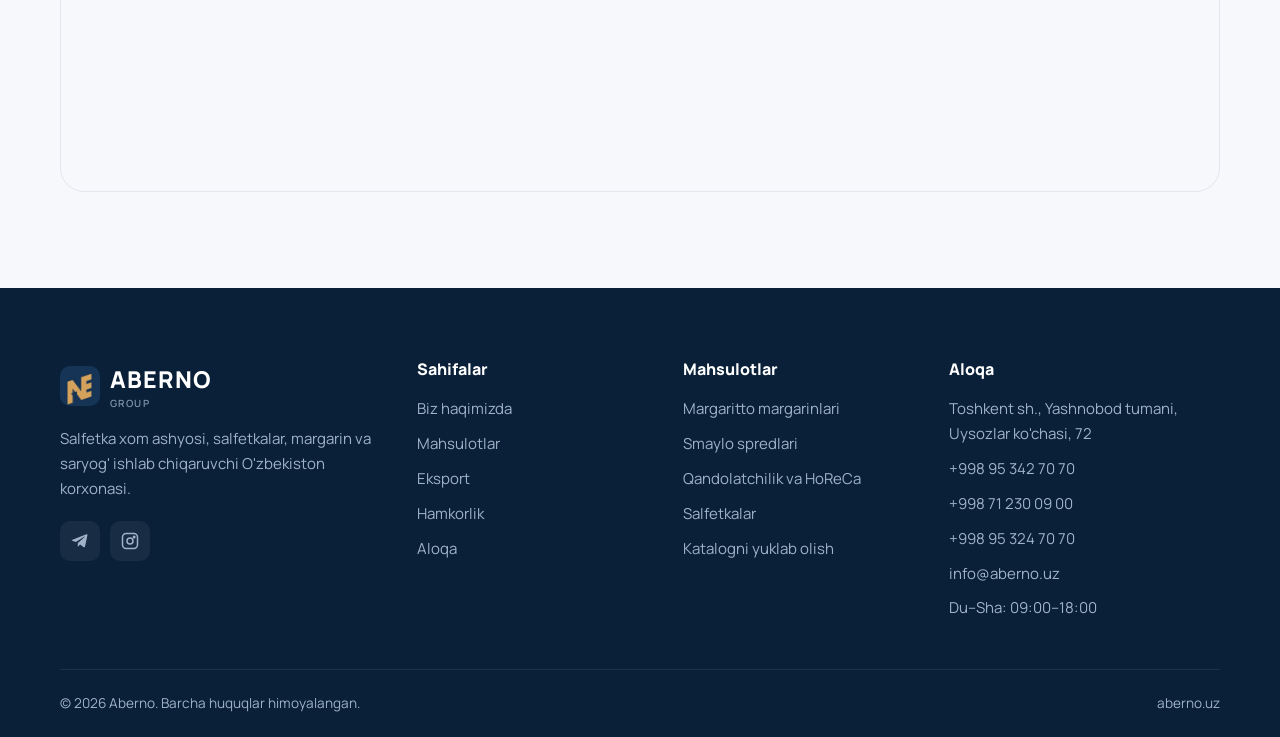
<file: contact.html>
<!DOCTYPE html>
<html lang="uz">
<head>
  <meta charset="UTF-8">
  <meta name="viewport" content="width=device-width, initial-scale=1.0">
  <title>Aloqa — Aberno</title>
  <meta name="description" content="Aberno bilan bog'lanish: ulgurji buyurtma, dilerlik, eksport va Toshkent bo'yicha yetkazib berish.">
  <link rel="icon" href="img/logo.svg" type="image/svg+xml">
  <link rel="preconnect" href="https://fonts.googleapis.com">
  <link rel="preconnect" href="https://fonts.gstatic.com" crossorigin>
  <link href="https://fonts.googleapis.com/css2?family=Manrope:wght@400;600;700;800&display=swap" rel="stylesheet">
  <link rel="stylesheet" href="css/style.css">
</head>
<body>

  <div class="topbar">
    <div class="container">
      <div class="topbar__info">
        <span><svg viewBox="0 0 24 24" fill="none" stroke="currentColor" stroke-width="2"><path d="M22 16.9v3a2 2 0 0 1-2.2 2 19.8 19.8 0 0 1-8.6-3.1 19.5 19.5 0 0 1-6-6A19.8 19.8 0 0 1 2.1 4.2 2 2 0 0 1 4.1 2h3a2 2 0 0 1 2 1.7c.1.9.4 1.8.7 2.7a2 2 0 0 1-.5 2.1L8 9.8a16 16 0 0 0 6 6l1.3-1.3a2 2 0 0 1 2.1-.4c.9.3 1.8.6 2.7.7a2 2 0 0 1 1.7 2z"/></svg><a href="tel:+998953427070">+998 95 342 70 70</a></span>
        <span><svg viewBox="0 0 24 24" fill="none" stroke="currentColor" stroke-width="2"><rect x="2" y="4" width="20" height="16" rx="2"/><path d="m22 6-10 7L2 6"/></svg><a href="mailto:info@aberno.uz">info@aberno.uz</a></span>
        <span><svg viewBox="0 0 24 24" fill="none" stroke="currentColor" stroke-width="2"><circle cx="12" cy="12" r="10"/><path d="M12 6v6l4 2"/></svg>Du–Sha: 09:00–18:00</span>
      </div>
      <div class="lang"><button class="is-active">UZ</button><button>RU</button><button>EN</button></div>
    </div>
  </div>

  <header class="header">
    <div class="container">
      <a href="index.html" class="logo"><img src="img/products/logo-mark.jpg" class="logo__mark" alt="Aberno Group"><span>ABERNO<small>GROUP</small></span></a>
      <nav class="nav" aria-label="Asosiy menyu">
        <a href="index.html">Bosh sahifa</a>
        <a href="about.html">Biz haqimizda</a>
        <a href="products.html">Mahsulotlar</a>
        <a href="export.html">Eksport</a>
        <a href="dealers.html">Hamkorlik</a>
        <a href="contact.html">Aloqa</a>
      </nav>
      <a href="contact.html?topic=dealer" class="btn btn--primary header__cta">Hamkor bo'lish</a>
      <button class="burger" aria-label="Menyu" aria-expanded="false"><span></span></button>
    </div>
  </header>

  <main>
    <section class="page-hero">
      <div class="container">
        <nav class="breadcrumb"><a href="index.html">Bosh sahifa</a><span>Aloqa</span></nav>
        <h1>Biz bilan bog'laning</h1>
        <p>Ulgurji buyurtma, dilerlik, eksport yoki Toshkent bo'yicha yetkazib berish — savolingizni yozing, 1 ish kuni ichida javob beramiz.</p>
      </div>
    </section>

    <section class="section">
      <div class="container contact-grid">
        <div class="contact-list">
          <div class="contact-item">
            <div class="card__icon"><svg viewBox="0 0 24 24" fill="none" stroke="currentColor" stroke-width="2" stroke-linecap="round"><path d="M21 10c0 7-9 13-9 13S3 17 3 10a9 9 0 0 1 18 0z"/><circle cx="12" cy="10" r="3"/></svg></div>
            <div><h4>Manzil</h4><p>Toshkent sh., Yashnobod tumani, Uysozlar ko'chasi, 72</p></div>
          </div>
          <div class="contact-item">
            <div class="card__icon card__icon--gold"><svg viewBox="0 0 24 24" fill="none" stroke="currentColor" stroke-width="2" stroke-linecap="round"><path d="M22 16.9v3a2 2 0 0 1-2.2 2 19.8 19.8 0 0 1-8.6-3.1 19.5 19.5 0 0 1-6-6A19.8 19.8 0 0 1 2.1 4.2 2 2 0 0 1 4.1 2h3a2 2 0 0 1 2 1.7c.1.9.4 1.8.7 2.7a2 2 0 0 1-.5 2.1L8 9.8a16 16 0 0 0 6 6l1.3-1.3a2 2 0 0 1 2.1-.4c.9.3 1.8.6 2.7.7a2 2 0 0 1 1.7 2z"/></svg></div>
            <div><h4>Telefon</h4><p><a href="tel:+998953427070">+998 95 342 70 70</a><br><a href="tel:+998712300900">+998 71 230 09 00</a><br><a href="tel:+998953247070">+998 95 324 70 70</a> (Bulut)</p></div>
          </div>
          <div class="contact-item">
            <div class="card__icon"><svg viewBox="0 0 24 24" fill="none" stroke="currentColor" stroke-width="2" stroke-linecap="round"><circle cx="12" cy="12" r="10"/><path d="M2 12h20M12 2a15 15 0 0 1 4 10 15 15 0 0 1-4 10 15 15 0 0 1-4-10 15 15 0 0 1 4-10z"/></svg></div>
            <div><h4>Telegram va Instagram</h4><p>Aberno: <a href="https://t.me/aberno_uz" target="_blank" rel="noopener">@aberno_uz</a> · <a href="https://www.instagram.com/aberno.uz/" target="_blank" rel="noopener">@aberno.uz</a><br>Margaritto: <a href="https://t.me/margaritto_uzb" target="_blank" rel="noopener">@margaritto_uzb</a> · <a href="https://www.instagram.com/margaritto.uz/" target="_blank" rel="noopener">@margaritto.uz</a><br>Smaylo: <a href="https://t.me/smaylo_uzb" target="_blank" rel="noopener">@smaylo_uzb</a> · <a href="https://www.instagram.com/smaylo.uz/" target="_blank" rel="noopener">@smaylo.uz</a><br>Bulut: <a href="https://t.me/bulut_napkin" target="_blank" rel="noopener">@bulut_napkin</a> · <a href="https://www.instagram.com/bulut.napkins/" target="_blank" rel="noopener">@bulut.napkins</a></p></div>
          </div>
          <div class="contact-item">
            <div class="card__icon card__icon--gold"><svg viewBox="0 0 24 24" fill="none" stroke="currentColor" stroke-width="2" stroke-linecap="round"><rect x="2" y="4" width="20" height="16" rx="2"/><path d="m22 6-10 7L2 6"/></svg></div>
            <div><h4>Elektron pochta</h4><p><a href="mailto:info@aberno.uz">info@aberno.uz</a></p></div>
          </div>
          <div class="contact-item">
            <div class="card__icon"><svg viewBox="0 0 24 24" fill="none" stroke="currentColor" stroke-width="2" stroke-linecap="round"><circle cx="12" cy="12" r="10"/><path d="M12 6v6l4 2"/></svg></div>
            <div><h4>Ish vaqti</h4><p>Dushanba – Shanba, 09:00 – 18:00</p></div>
          </div>
        </div>

        <form class="form" id="contactForm" novalidate>
          <h2>So'rov yuborish</h2>
          <div class="form__success" role="status">Rahmat! So'rovingiz qabul qilindi. Menejerimiz tez orada siz bilan bog'lanadi.</div>
          <div class="form__row">
            <div class="field">
              <label for="name">Ismingiz *</label>
              <input id="name" name="name" type="text" required autocomplete="name">
              <span class="field__error">Ismingizni kiriting</span>
            </div>
            <div class="field">
              <label for="phone">Telefon *</label>
              <input id="phone" name="phone" type="tel" required placeholder="+998 __ ___ __ __" autocomplete="tel">
              <span class="field__error">To'g'ri telefon raqam kiriting</span>
            </div>
          </div>
          <div class="form__row">
            <div class="field">
              <label for="company">Kompaniya</label>
              <input id="company" name="company" type="text" autocomplete="organization">
            </div>
            <div class="field">
              <label for="region">Hudud / davlat</label>
              <input id="region" name="region" type="text" placeholder="Masalan: Samarqand">
            </div>
          </div>
          <div class="field">
            <label for="topic">Mavzu *</label>
            <select id="topic" name="topic" required>
              <option value="">Tanlang…</option>
              <option value="order">Ulgurji buyurtma</option>
              <option value="dealer">Diler bo'lish</option>
              <option value="export">Eksport</option>
              <option value="tashkent">Toshkent — savdo agenti</option>
              <option value="other">Boshqa</option>
            </select>
            <span class="field__error">Mavzuni tanlang</span>
          </div>
          <div class="field">
            <label for="message">Xabar</label>
            <textarea id="message" name="message" placeholder="Qaysi mahsulot, qancha hajm va boshqa tafsilotlar…"></textarea>
          </div>
          <button type="submit" class="btn btn--primary">Yuborish
            <svg viewBox="0 0 24 24" fill="none" stroke="currentColor" stroke-width="2.5" stroke-linecap="round"><path d="M22 2 11 13M22 2l-7 20-4-9-9-4z"/></svg></button>
          <p class="form__note">* — majburiy maydonlar</p>
        </form>
      </div>
    </section>

    <section class="section section--soft">
      <div class="container">
        <div class="map">
          <iframe title="Aberno xaritada" loading="lazy" referrerpolicy="no-referrer-when-downgrade"
            src="https://www.google.com/maps?q=Uysozlar+ko'chasi+72,+Yashnobod,+Tashkent&z=15&output=embed"></iframe>
        </div>
      </div>
    </section>
  </main>

  <footer class="footer">
    <div class="container">
      <div class="footer__grid">
        <div>
          <a href="index.html" class="logo"><img src="img/products/logo-mark.jpg" class="logo__mark" alt="Aberno Group"><span>ABERNO<small>GROUP</small></span></a>
          <p>Salfetka xom ashyosi, salfetkalar, margarin va saryog' ishlab chiqaruvchi O'zbekiston korxonasi.</p>
          <div class="socials">
            <a href="https://t.me/aberno_uz" target="_blank" rel="noopener" aria-label="Telegram"><svg viewBox="0 0 24 24" fill="currentColor"><path d="M21.9 4.3 18.7 19.4c-.2 1-.9 1.3-1.7.8l-4.8-3.5-2.3 2.2c-.3.3-.5.5-1 .5l.3-4.9 8.9-8c.4-.3-.1-.5-.6-.2L6.5 13.2l-4.7-1.5c-1-.3-1-1 .2-1.5L20.5 3c.9-.3 1.6.2 1.4 1.3z"/></svg></a>
            <a href="https://www.instagram.com/aberno.uz/" target="_blank" rel="noopener" aria-label="Instagram"><svg viewBox="0 0 24 24" fill="none" stroke="currentColor" stroke-width="2"><rect x="2" y="2" width="20" height="20" rx="5"/><circle cx="12" cy="12" r="4"/><circle cx="17.5" cy="6.5" r="1" fill="currentColor"/></svg></a>
          </div>
        </div>
        <div>
          <h4>Sahifalar</h4>
          <ul>
            <li><a href="about.html">Biz haqimizda</a></li>
            <li><a href="products.html">Mahsulotlar</a></li>
            <li><a href="export.html">Eksport</a></li>
            <li><a href="dealers.html">Hamkorlik</a></li>
            <li><a href="contact.html">Aloqa</a></li>
          </ul>
        </div>
        <div>
          <h4>Mahsulotlar</h4>
          <ul>
            <li><a href="products.html#margaritto">Margaritto margarinlari</a></li>
            <li><a href="products.html#smaylo">Smaylo spredlari</a></li>
            <li><a href="products.html#horeca">Qandolatchilik va HoReCa</a></li>
            <li><a href="products.html#hygiene">Salfetkalar</a></li>
            <li><a href="files/aberno-katalog-umumiy.pdf" download>Katalogni yuklab olish</a></li>
          </ul>
        </div>
        <div>
          <h4>Aloqa</h4>
          <ul>
            <li>Toshkent sh., Yashnobod tumani, Uysozlar ko'chasi, 72</li>
            <li><a href="tel:+998953427070">+998 95 342 70 70</a></li>
            <li><a href="tel:+998712300900">+998 71 230 09 00</a></li>
            <li><a href="tel:+998953247070">+998 95 324 70 70</a></li>
            <li><a href="mailto:info@aberno.uz">info@aberno.uz</a></li>
            <li>Du–Sha: 09:00–18:00</li>
          </ul>
        </div>
      </div>
      <div class="footer__bottom">
        <span>© <span data-year></span> Aberno. Barcha huquqlar himoyalangan.</span>
        <span>aberno.uz</span>
      </div>
    </div>
  </footer>

  <button class="to-top" aria-label="Yuqoriga"><svg viewBox="0 0 24 24" fill="none" stroke="currentColor" stroke-width="2.5" stroke-linecap="round"><path d="M12 19V5M5 12l7-7 7 7"/></svg></button>

  <script src="js/main.js"></script>
  <script src="js/i18n.js"></script>
</body>
</html>
</file>
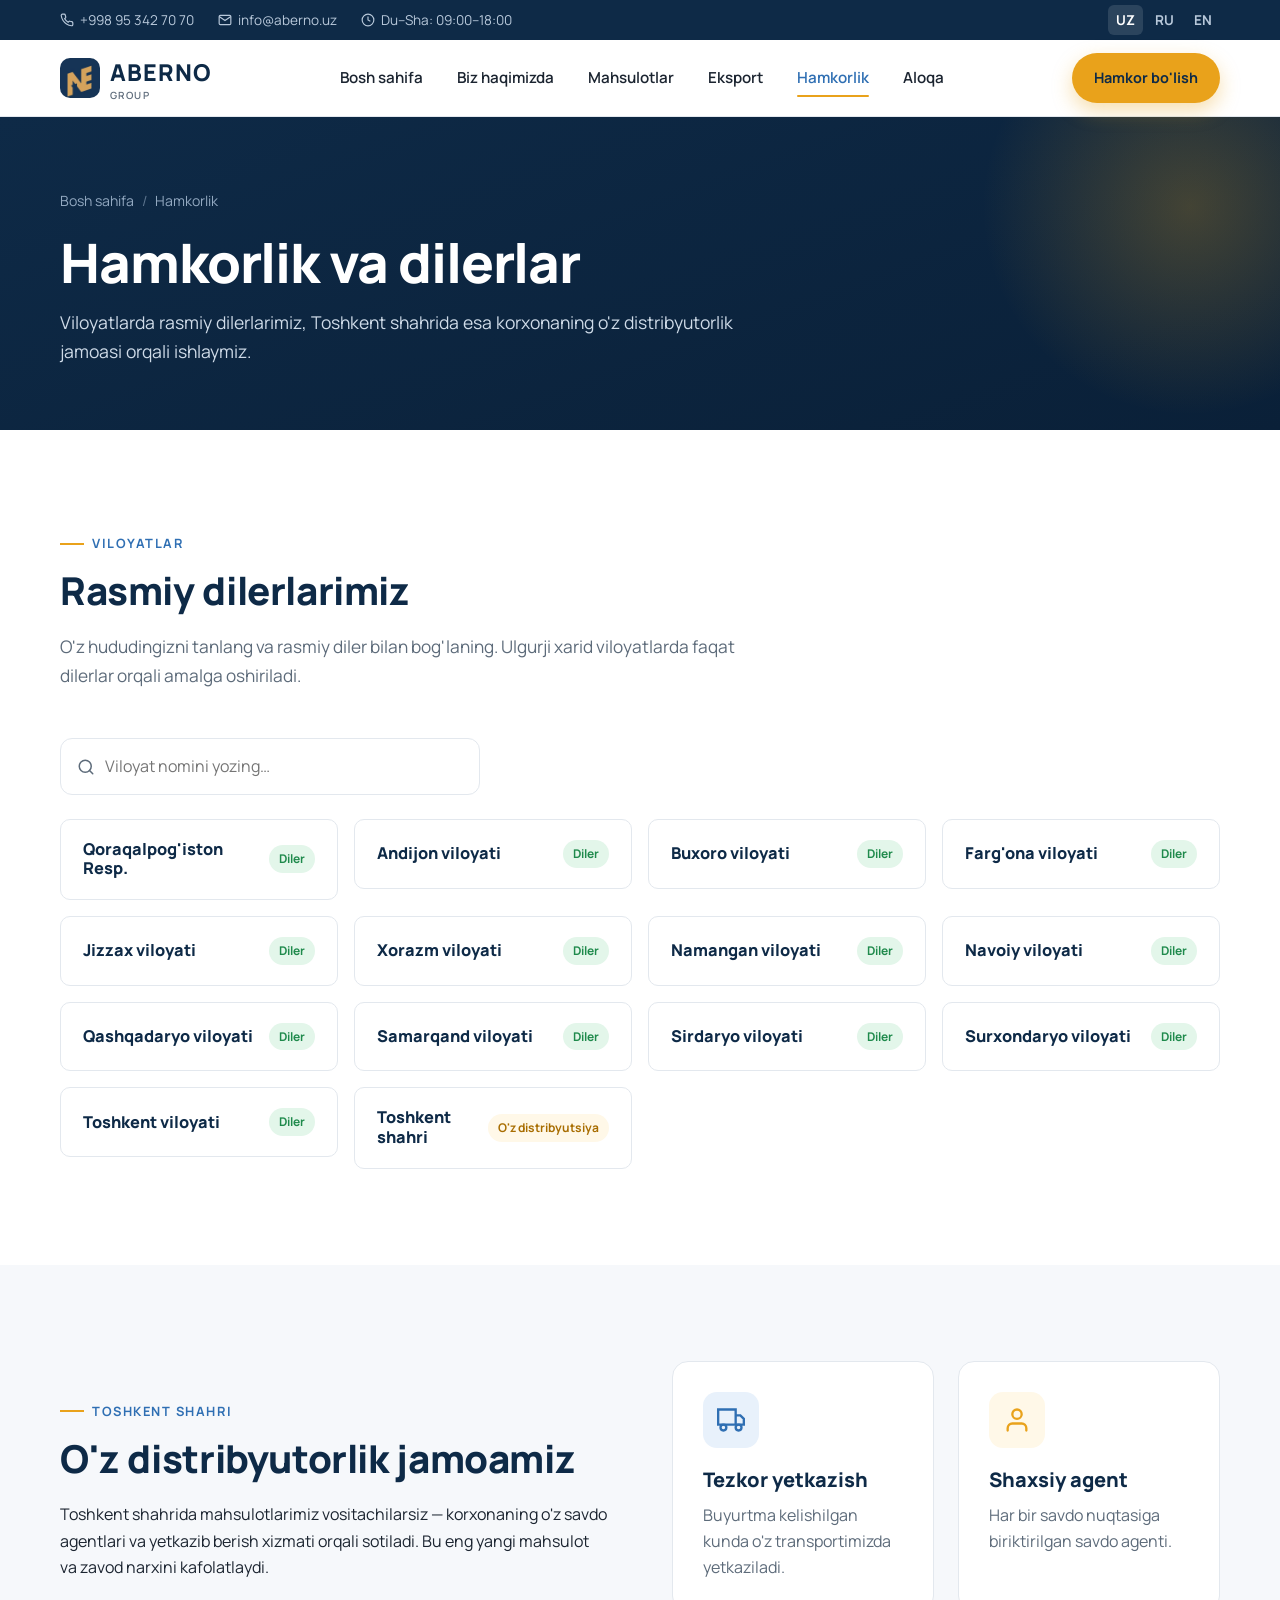
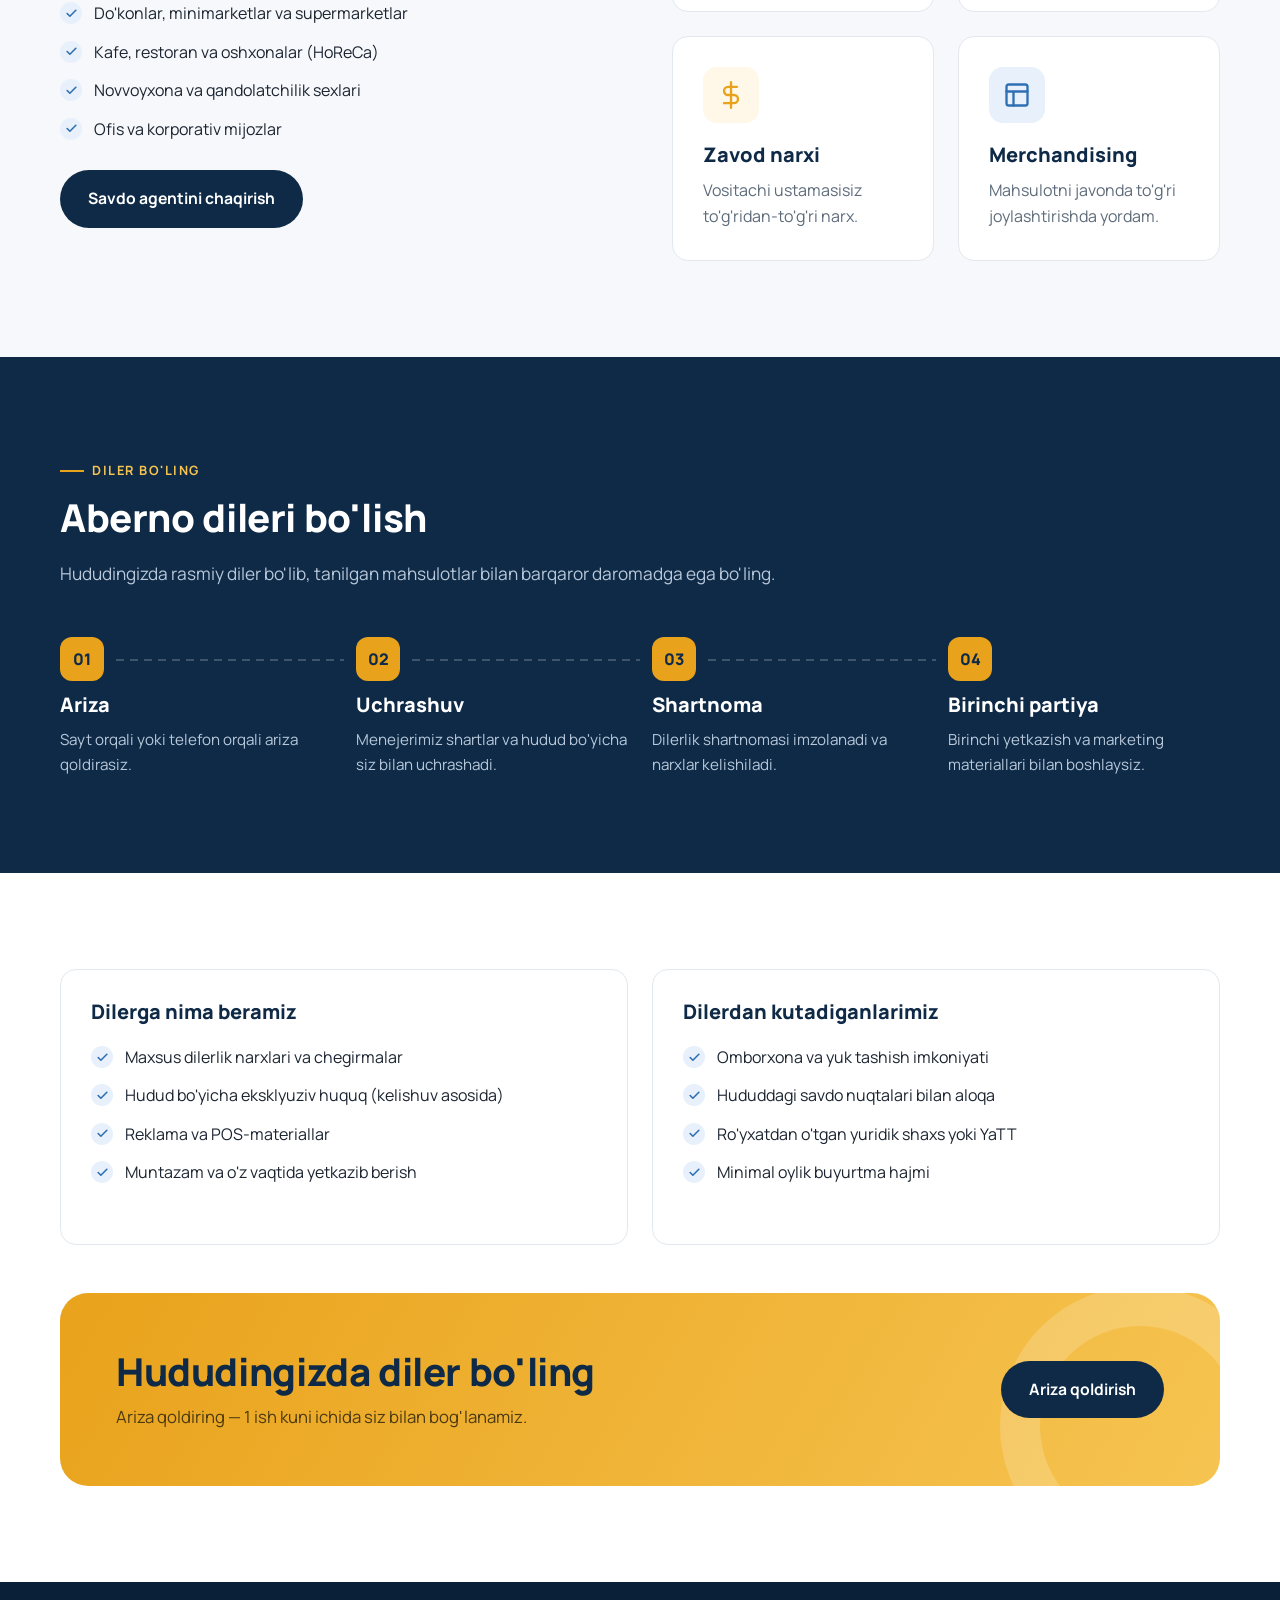
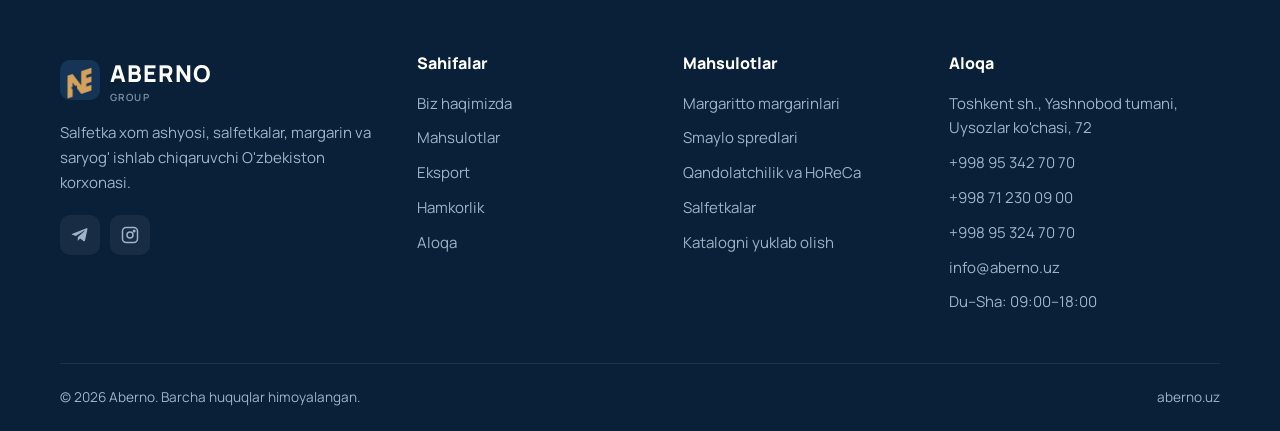
<file: dealers.html>
<!DOCTYPE html>
<html lang="uz">
<head>
  <meta charset="UTF-8">
  <meta name="viewport" content="width=device-width, initial-scale=1.0">
  <title>Hamkorlik va dilerlar — Aberno</title>
  <meta name="description" content="Aberno viloyat dilerlari ro'yxati, Toshkent shahridagi distribyutsiya va diler bo'lish shartlari.">
  <link rel="icon" href="img/logo.svg" type="image/svg+xml">
  <link rel="preconnect" href="https://fonts.googleapis.com">
  <link rel="preconnect" href="https://fonts.gstatic.com" crossorigin>
  <link href="https://fonts.googleapis.com/css2?family=Manrope:wght@400;600;700;800&display=swap" rel="stylesheet">
  <link rel="stylesheet" href="css/style.css">
</head>
<body>

  <div class="topbar">
    <div class="container">
      <div class="topbar__info">
        <span><svg viewBox="0 0 24 24" fill="none" stroke="currentColor" stroke-width="2"><path d="M22 16.9v3a2 2 0 0 1-2.2 2 19.8 19.8 0 0 1-8.6-3.1 19.5 19.5 0 0 1-6-6A19.8 19.8 0 0 1 2.1 4.2 2 2 0 0 1 4.1 2h3a2 2 0 0 1 2 1.7c.1.9.4 1.8.7 2.7a2 2 0 0 1-.5 2.1L8 9.8a16 16 0 0 0 6 6l1.3-1.3a2 2 0 0 1 2.1-.4c.9.3 1.8.6 2.7.7a2 2 0 0 1 1.7 2z"/></svg><a href="tel:+998953427070">+998 95 342 70 70</a></span>
        <span><svg viewBox="0 0 24 24" fill="none" stroke="currentColor" stroke-width="2"><rect x="2" y="4" width="20" height="16" rx="2"/><path d="m22 6-10 7L2 6"/></svg><a href="mailto:info@aberno.uz">info@aberno.uz</a></span>
        <span><svg viewBox="0 0 24 24" fill="none" stroke="currentColor" stroke-width="2"><circle cx="12" cy="12" r="10"/><path d="M12 6v6l4 2"/></svg>Du–Sha: 09:00–18:00</span>
      </div>
      <div class="lang"><button class="is-active">UZ</button><button>RU</button><button>EN</button></div>
    </div>
  </div>

  <header class="header">
    <div class="container">
      <a href="index.html" class="logo"><img src="img/products/logo-mark.jpg" class="logo__mark" alt="Aberno Group"><span>ABERNO<small>GROUP</small></span></a>
      <nav class="nav" aria-label="Asosiy menyu">
        <a href="index.html">Bosh sahifa</a>
        <a href="about.html">Biz haqimizda</a>
        <a href="products.html">Mahsulotlar</a>
        <a href="export.html">Eksport</a>
        <a href="dealers.html">Hamkorlik</a>
        <a href="contact.html">Aloqa</a>
      </nav>
      <a href="contact.html?topic=dealer" class="btn btn--primary header__cta">Hamkor bo'lish</a>
      <button class="burger" aria-label="Menyu" aria-expanded="false"><span></span></button>
    </div>
  </header>

  <main>
    <section class="page-hero">
      <div class="container">
        <nav class="breadcrumb"><a href="index.html">Bosh sahifa</a><span>Hamkorlik</span></nav>
        <h1>Hamkorlik va dilerlar</h1>
        <p>Viloyatlarda rasmiy dilerlarimiz, Toshkent shahrida esa korxonaning o'z distribyutorlik jamoasi orqali ishlaymiz.</p>
      </div>
    </section>

    <!-- Viloyat dilerlari -->
    <section class="section">
      <div class="container">
        <div class="section-head">
          <span class="eyebrow">Viloyatlar</span>
          <h2>Rasmiy dilerlarimiz</h2>
          <p>O'z hududingizni tanlang va rasmiy diler bilan bog'laning. Ulgurji xarid viloyatlarda faqat dilerlar orqali amalga oshiriladi.</p>
        </div>

        <label class="search">
          <svg viewBox="0 0 24 24" fill="none" stroke="currentColor" stroke-width="2" stroke-linecap="round"><circle cx="11" cy="11" r="8"/><path d="m21 21-4.3-4.3"/></svg>
          <input id="regionSearch" type="search" placeholder="Viloyat nomini yozing…" aria-label="Viloyat qidirish">
        </label>

        <div class="regions">
          <div class="region" tabindex="0"><div class="region__head"><h4>Qoraqalpog'iston Resp.</h4><span class="region__status region__status--ok">Diler</span></div>
            <div class="region__body"><p><b>Diler:</b> [nomi]</p><p><b>Tel:</b> +998 (00) 000-00-00</p><p><b>Manzil:</b> Nukus sh.</p></div></div>
          <div class="region" tabindex="0"><div class="region__head"><h4>Andijon viloyati</h4><span class="region__status region__status--ok">Diler</span></div>
            <div class="region__body"><p><b>Diler:</b> [nomi]</p><p><b>Tel:</b> +998 (00) 000-00-00</p><p><b>Manzil:</b> Andijon sh.</p></div></div>
          <div class="region" tabindex="0"><div class="region__head"><h4>Buxoro viloyati</h4><span class="region__status region__status--ok">Diler</span></div>
            <div class="region__body"><p><b>Diler:</b> [nomi]</p><p><b>Tel:</b> +998 (00) 000-00-00</p><p><b>Manzil:</b> Buxoro sh.</p></div></div>
          <div class="region" tabindex="0"><div class="region__head"><h4>Farg'ona viloyati</h4><span class="region__status region__status--ok">Diler</span></div>
            <div class="region__body"><p><b>Diler:</b> [nomi]</p><p><b>Tel:</b> +998 (00) 000-00-00</p><p><b>Manzil:</b> Farg'ona sh.</p></div></div>
          <div class="region" tabindex="0"><div class="region__head"><h4>Jizzax viloyati</h4><span class="region__status region__status--ok">Diler</span></div>
            <div class="region__body"><p><b>Diler:</b> [nomi]</p><p><b>Tel:</b> +998 (00) 000-00-00</p><p><b>Manzil:</b> Jizzax sh.</p></div></div>
          <div class="region" tabindex="0"><div class="region__head"><h4>Xorazm viloyati</h4><span class="region__status region__status--ok">Diler</span></div>
            <div class="region__body"><p><b>Diler:</b> [nomi]</p><p><b>Tel:</b> +998 (00) 000-00-00</p><p><b>Manzil:</b> Urganch sh.</p></div></div>
          <div class="region" tabindex="0"><div class="region__head"><h4>Namangan viloyati</h4><span class="region__status region__status--ok">Diler</span></div>
            <div class="region__body"><p><b>Diler:</b> [nomi]</p><p><b>Tel:</b> +998 (00) 000-00-00</p><p><b>Manzil:</b> Namangan sh.</p></div></div>
          <div class="region" tabindex="0"><div class="region__head"><h4>Navoiy viloyati</h4><span class="region__status region__status--ok">Diler</span></div>
            <div class="region__body"><p><b>Diler:</b> [nomi]</p><p><b>Tel:</b> +998 (00) 000-00-00</p><p><b>Manzil:</b> Navoiy sh.</p></div></div>
          <div class="region" tabindex="0"><div class="region__head"><h4>Qashqadaryo viloyati</h4><span class="region__status region__status--ok">Diler</span></div>
            <div class="region__body"><p><b>Diler:</b> [nomi]</p><p><b>Tel:</b> +998 (00) 000-00-00</p><p><b>Manzil:</b> Qarshi sh.</p></div></div>
          <div class="region" tabindex="0"><div class="region__head"><h4>Samarqand viloyati</h4><span class="region__status region__status--ok">Diler</span></div>
            <div class="region__body"><p><b>Diler:</b> [nomi]</p><p><b>Tel:</b> +998 (00) 000-00-00</p><p><b>Manzil:</b> Samarqand sh.</p></div></div>
          <div class="region" tabindex="0"><div class="region__head"><h4>Sirdaryo viloyati</h4><span class="region__status region__status--ok">Diler</span></div>
            <div class="region__body"><p><b>Diler:</b> [nomi]</p><p><b>Tel:</b> +998 (00) 000-00-00</p><p><b>Manzil:</b> Guliston sh.</p></div></div>
          <div class="region" tabindex="0"><div class="region__head"><h4>Surxondaryo viloyati</h4><span class="region__status region__status--ok">Diler</span></div>
            <div class="region__body"><p><b>Diler:</b> [nomi]</p><p><b>Tel:</b> +998 (00) 000-00-00</p><p><b>Manzil:</b> Termiz sh.</p></div></div>
          <div class="region" tabindex="0"><div class="region__head"><h4>Toshkent viloyati</h4><span class="region__status region__status--ok">Diler</span></div>
            <div class="region__body"><p><b>Diler:</b> [nomi]</p><p><b>Tel:</b> +998 (00) 000-00-00</p><p><b>Manzil:</b> Nurafshon sh.</p></div></div>
          <div class="region" tabindex="0"><div class="region__head"><h4>Toshkent shahri</h4><span class="region__status region__status--open">O'z distribyutsiya</span></div>
            <div class="region__body"><p>Toshkent shahrida korxonaning o'z distribyutorlik jamoasi ishlaydi.</p><p><a href="#tashkent" class="link-arrow">Batafsil</a></p></div></div>
        </div>
      </div>
    </section>

    <!-- Toshkent -->
    <section class="section section--soft" id="tashkent">
      <div class="container split">
        <div class="reveal">
          <span class="eyebrow">Toshkent shahri</span>
          <h2>O'z distribyutorlik jamoamiz</h2>
          <p>Toshkent shahrida mahsulotlarimiz vositachilarsiz — korxonaning o'z savdo agentlari va yetkazib berish xizmati orqali sotiladi. Bu eng yangi mahsulot va zavod narxini kafolatlaydi.</p>
          <ul class="checklist">
            <li>Do'konlar, minimarketlar va supermarketlar</li>
            <li>Kafe, restoran va oshxonalar (HoReCa)</li>
            <li>Novvoyxona va qandolatchilik sexlari</li>
            <li>Ofis va korporativ mijozlar</li>
          </ul>
          <a href="contact.html?topic=tashkent" class="btn btn--dark">Savdo agentini chaqirish</a>
        </div>
        <div class="grid grid--2 reveal">
          <div class="card">
            <div class="card__icon"><svg viewBox="0 0 24 24" fill="none" stroke="currentColor" stroke-width="2" stroke-linecap="round"><path d="M1 3h15v13H1zM16 8h4l3 3v5h-7z"/><circle cx="5.5" cy="18.5" r="2.5"/><circle cx="18.5" cy="18.5" r="2.5"/></svg></div>
            <h3>Tezkor yetkazish</h3>
            <p>Buyurtma kelishilgan kunda o'z transportimizda yetkaziladi.</p>
          </div>
          <div class="card">
            <div class="card__icon card__icon--gold"><svg viewBox="0 0 24 24" fill="none" stroke="currentColor" stroke-width="2" stroke-linecap="round"><path d="M20 21v-2a4 4 0 0 0-4-4H8a4 4 0 0 0-4 4v2"/><circle cx="12" cy="7" r="4"/></svg></div>
            <h3>Shaxsiy agent</h3>
            <p>Har bir savdo nuqtasiga biriktirilgan savdo agenti.</p>
          </div>
          <div class="card">
            <div class="card__icon card__icon--gold"><svg viewBox="0 0 24 24" fill="none" stroke="currentColor" stroke-width="2" stroke-linecap="round"><path d="M12 1v22M17 5H9.5a3.5 3.5 0 0 0 0 7h5a3.5 3.5 0 0 1 0 7H6"/></svg></div>
            <h3>Zavod narxi</h3>
            <p>Vositachi ustamasisiz to'g'ridan-to'g'ri narx.</p>
          </div>
          <div class="card">
            <div class="card__icon"><svg viewBox="0 0 24 24" fill="none" stroke="currentColor" stroke-width="2" stroke-linecap="round"><rect x="3" y="3" width="18" height="18" rx="2"/><path d="M3 9h18M9 21V9"/></svg></div>
            <h3>Merchandising</h3>
            <p>Mahsulotni javonda to'g'ri joylashtirishda yordam.</p>
          </div>
        </div>
      </div>
    </section>

    <!-- Diler bo'lish -->
    <section class="section section--navy">
      <div class="container">
        <div class="section-head">
          <span class="eyebrow">Diler bo'ling</span>
          <h2>Aberno dileri bo'lish</h2>
          <p>Hududingizda rasmiy diler bo'lib, tanilgan mahsulotlar bilan barqaror daromadga ega bo'ling.</p>
        </div>
        <div class="steps">
          <div class="step reveal">
            <h3>Ariza</h3>
            <p>Sayt orqali yoki telefon orqali ariza qoldirasiz.</p>
          </div>
          <div class="step reveal">
            <h3>Uchrashuv</h3>
            <p>Menejerimiz shartlar va hudud bo'yicha siz bilan uchrashadi.</p>
          </div>
          <div class="step reveal">
            <h3>Shartnoma</h3>
            <p>Dilerlik shartnomasi imzolanadi va narxlar kelishiladi.</p>
          </div>
          <div class="step reveal">
            <h3>Birinchi partiya</h3>
            <p>Birinchi yetkazish va marketing materiallari bilan boshlaysiz.</p>
          </div>
        </div>
      </div>
    </section>

    <section class="section">
      <div class="container">
        <div class="grid grid--2">
          <div class="card reveal">
            <h3>Dilerga nima beramiz</h3>
            <ul class="checklist">
              <li>Maxsus dilerlik narxlari va chegirmalar</li>
              <li>Hudud bo'yicha eksklyuziv huquq (kelishuv asosida)</li>
              <li>Reklama va POS-materiallar</li>
              <li>Muntazam va o'z vaqtida yetkazib berish</li>
            </ul>
          </div>
          <div class="card reveal">
            <h3>Dilerdan kutadiganlarimiz</h3>
            <ul class="checklist">
              <li>Omborxona va yuk tashish imkoniyati</li>
              <li>Hududdagi savdo nuqtalari bilan aloqa</li>
              <li>Ro'yxatdan o'tgan yuridik shaxs yoki YaTT</li>
              <li>Minimal oylik buyurtma hajmi</li>
            </ul>
          </div>
        </div>
        <div class="cta reveal" style="margin-top: 48px;">
          <div>
            <h2>Hududingizda diler bo'ling</h2>
            <p>Ariza qoldiring — 1 ish kuni ichida siz bilan bog'lanamiz.</p>
          </div>
          <div class="cta__actions">
            <a href="contact.html?topic=dealer" class="btn btn--dark">Ariza qoldirish</a>
          </div>
        </div>
      </div>
    </section>
  </main>

  <footer class="footer">
    <div class="container">
      <div class="footer__grid">
        <div>
          <a href="index.html" class="logo"><img src="img/products/logo-mark.jpg" class="logo__mark" alt="Aberno Group"><span>ABERNO<small>GROUP</small></span></a>
          <p>Salfetka xom ashyosi, salfetkalar, margarin va saryog' ishlab chiqaruvchi O'zbekiston korxonasi.</p>
          <div class="socials">
            <a href="https://t.me/aberno_uz" target="_blank" rel="noopener" aria-label="Telegram"><svg viewBox="0 0 24 24" fill="currentColor"><path d="M21.9 4.3 18.7 19.4c-.2 1-.9 1.3-1.7.8l-4.8-3.5-2.3 2.2c-.3.3-.5.5-1 .5l.3-4.9 8.9-8c.4-.3-.1-.5-.6-.2L6.5 13.2l-4.7-1.5c-1-.3-1-1 .2-1.5L20.5 3c.9-.3 1.6.2 1.4 1.3z"/></svg></a>
            <a href="https://www.instagram.com/aberno.uz/" target="_blank" rel="noopener" aria-label="Instagram"><svg viewBox="0 0 24 24" fill="none" stroke="currentColor" stroke-width="2"><rect x="2" y="2" width="20" height="20" rx="5"/><circle cx="12" cy="12" r="4"/><circle cx="17.5" cy="6.5" r="1" fill="currentColor"/></svg></a>
          </div>
        </div>
        <div>
          <h4>Sahifalar</h4>
          <ul>
            <li><a href="about.html">Biz haqimizda</a></li>
            <li><a href="products.html">Mahsulotlar</a></li>
            <li><a href="export.html">Eksport</a></li>
            <li><a href="dealers.html">Hamkorlik</a></li>
            <li><a href="contact.html">Aloqa</a></li>
          </ul>
        </div>
        <div>
          <h4>Mahsulotlar</h4>
          <ul>
            <li><a href="products.html#margaritto">Margaritto margarinlari</a></li>
            <li><a href="products.html#smaylo">Smaylo spredlari</a></li>
            <li><a href="products.html#horeca">Qandolatchilik va HoReCa</a></li>
            <li><a href="products.html#hygiene">Salfetkalar</a></li>
            <li><a href="files/aberno-katalog-umumiy.pdf" download>Katalogni yuklab olish</a></li>
          </ul>
        </div>
        <div>
          <h4>Aloqa</h4>
          <ul>
            <li>Toshkent sh., Yashnobod tumani, Uysozlar ko'chasi, 72</li>
            <li><a href="tel:+998953427070">+998 95 342 70 70</a></li>
            <li><a href="tel:+998712300900">+998 71 230 09 00</a></li>
            <li><a href="tel:+998953247070">+998 95 324 70 70</a></li>
            <li><a href="mailto:info@aberno.uz">info@aberno.uz</a></li>
            <li>Du–Sha: 09:00–18:00</li>
          </ul>
        </div>
      </div>
      <div class="footer__bottom">
        <span>© <span data-year></span> Aberno. Barcha huquqlar himoyalangan.</span>
        <span>aberno.uz</span>
      </div>
    </div>
  </footer>

  <button class="to-top" aria-label="Yuqoriga"><svg viewBox="0 0 24 24" fill="none" stroke="currentColor" stroke-width="2.5" stroke-linecap="round"><path d="M12 19V5M5 12l7-7 7 7"/></svg></button>

  <script src="js/main.js"></script>
  <script src="js/i18n.js"></script>
</body>
</html>
</file>
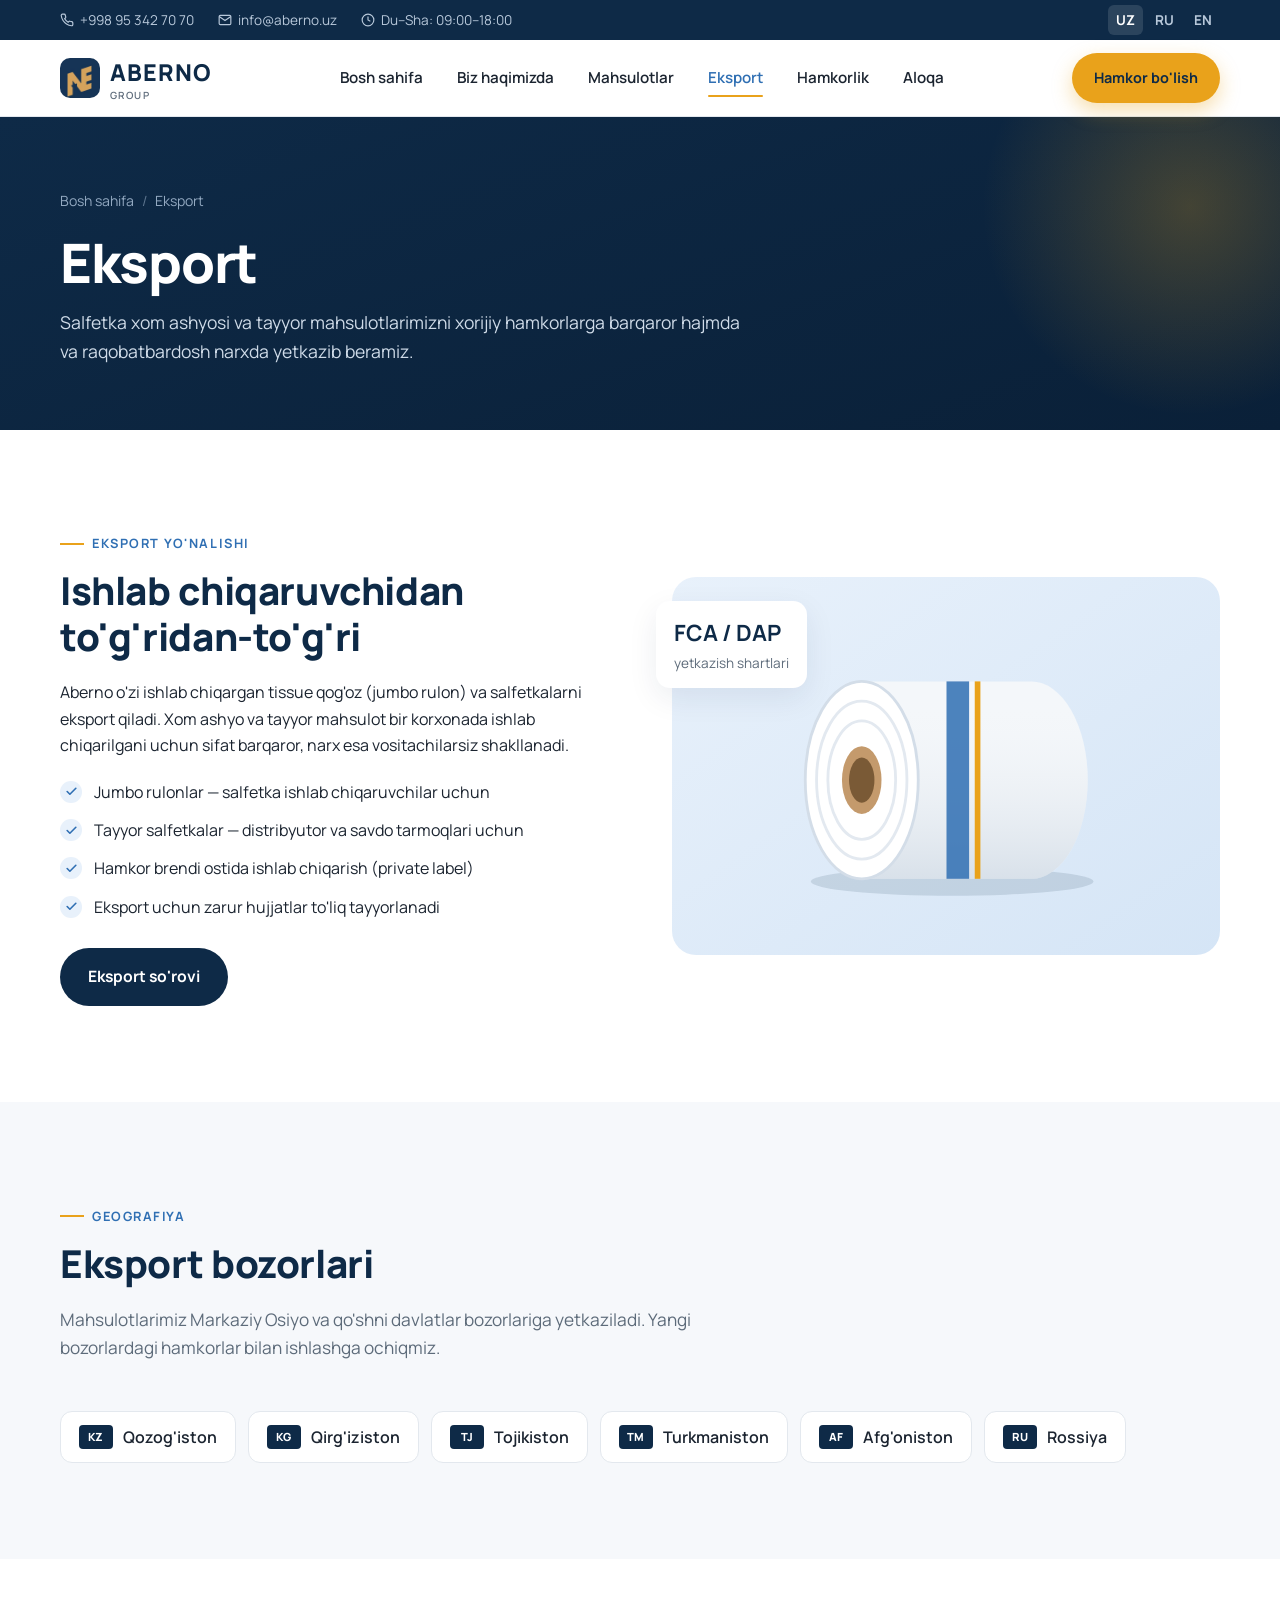
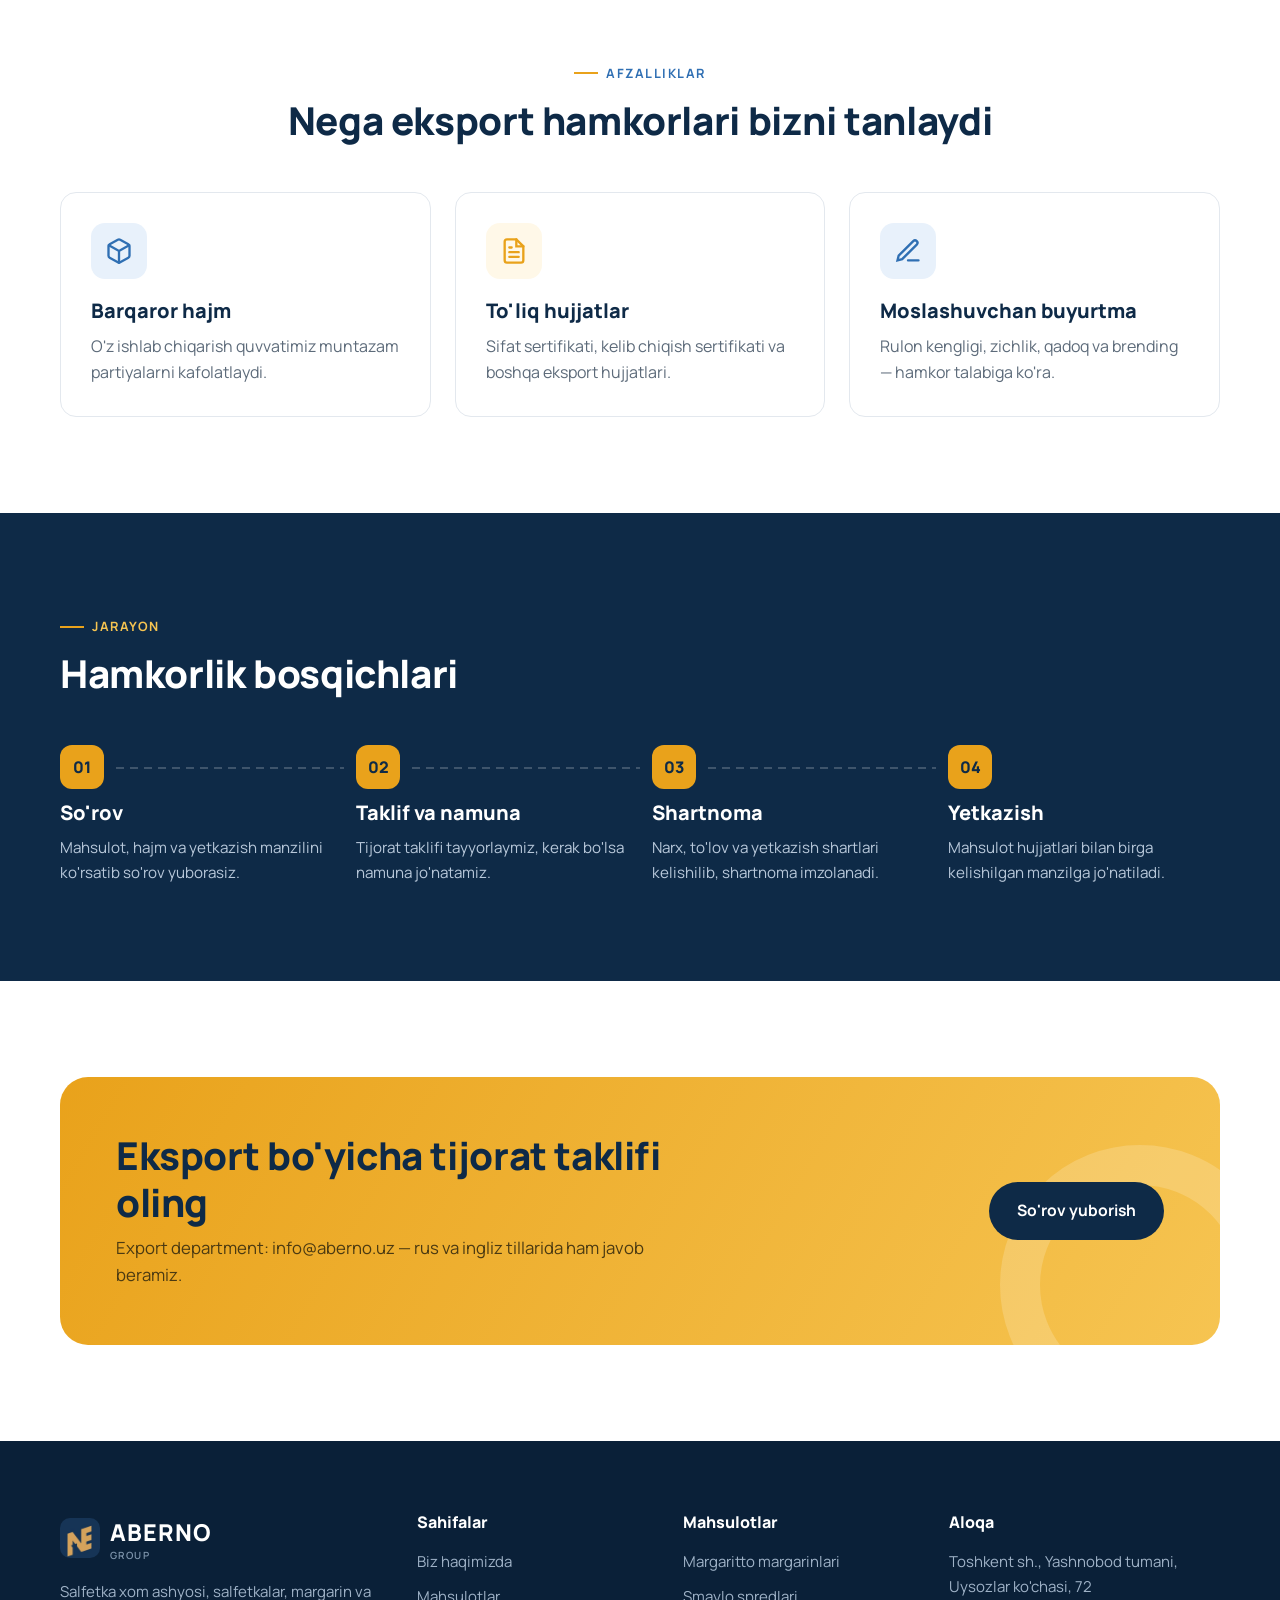
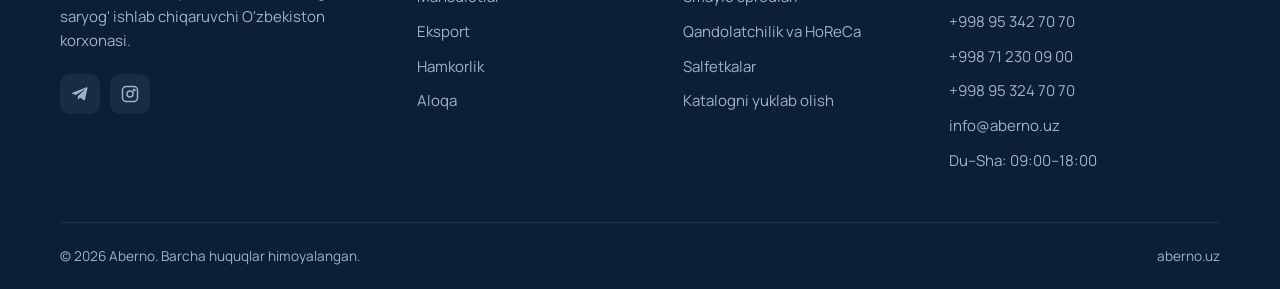
<file: export.html>
<!DOCTYPE html>
<html lang="uz">
<head>
  <meta charset="UTF-8">
  <meta name="viewport" content="width=device-width, initial-scale=1.0">
  <title>Eksport — Aberno</title>
  <meta name="description" content="Aberno salfetka xom ashyosi (jumbo rulon) va salfetkalarni eksport qiladi. Eksport shartlari, geografiya va hamkorlik bosqichlari.">
  <link rel="icon" href="img/logo.svg" type="image/svg+xml">
  <link rel="preconnect" href="https://fonts.googleapis.com">
  <link rel="preconnect" href="https://fonts.gstatic.com" crossorigin>
  <link href="https://fonts.googleapis.com/css2?family=Manrope:wght@400;600;700;800&display=swap" rel="stylesheet">
  <link rel="stylesheet" href="css/style.css">
</head>
<body>

  <div class="topbar">
    <div class="container">
      <div class="topbar__info">
        <span><svg viewBox="0 0 24 24" fill="none" stroke="currentColor" stroke-width="2"><path d="M22 16.9v3a2 2 0 0 1-2.2 2 19.8 19.8 0 0 1-8.6-3.1 19.5 19.5 0 0 1-6-6A19.8 19.8 0 0 1 2.1 4.2 2 2 0 0 1 4.1 2h3a2 2 0 0 1 2 1.7c.1.9.4 1.8.7 2.7a2 2 0 0 1-.5 2.1L8 9.8a16 16 0 0 0 6 6l1.3-1.3a2 2 0 0 1 2.1-.4c.9.3 1.8.6 2.7.7a2 2 0 0 1 1.7 2z"/></svg><a href="tel:+998953427070">+998 95 342 70 70</a></span>
        <span><svg viewBox="0 0 24 24" fill="none" stroke="currentColor" stroke-width="2"><rect x="2" y="4" width="20" height="16" rx="2"/><path d="m22 6-10 7L2 6"/></svg><a href="mailto:info@aberno.uz">info@aberno.uz</a></span>
        <span><svg viewBox="0 0 24 24" fill="none" stroke="currentColor" stroke-width="2"><circle cx="12" cy="12" r="10"/><path d="M12 6v6l4 2"/></svg>Du–Sha: 09:00–18:00</span>
      </div>
      <div class="lang"><button class="is-active">UZ</button><button>RU</button><button>EN</button></div>
    </div>
  </div>

  <header class="header">
    <div class="container">
      <a href="index.html" class="logo"><img src="img/products/logo-mark.jpg" class="logo__mark" alt="Aberno Group"><span>ABERNO<small>GROUP</small></span></a>
      <nav class="nav" aria-label="Asosiy menyu">
        <a href="index.html">Bosh sahifa</a>
        <a href="about.html">Biz haqimizda</a>
        <a href="products.html">Mahsulotlar</a>
        <a href="export.html">Eksport</a>
        <a href="dealers.html">Hamkorlik</a>
        <a href="contact.html">Aloqa</a>
      </nav>
      <a href="contact.html?topic=dealer" class="btn btn--primary header__cta">Hamkor bo'lish</a>
      <button class="burger" aria-label="Menyu" aria-expanded="false"><span></span></button>
    </div>
  </header>

  <main>
    <section class="page-hero">
      <div class="container">
        <nav class="breadcrumb"><a href="index.html">Bosh sahifa</a><span>Eksport</span></nav>
        <h1>Eksport</h1>
        <p>Salfetka xom ashyosi va tayyor mahsulotlarimizni xorijiy hamkorlarga barqaror hajmda va raqobatbardosh narxda yetkazib beramiz.</p>
      </div>
    </section>

    <section class="section">
      <div class="container split">
        <div class="reveal">
          <span class="eyebrow">Eksport yo'nalishi</span>
          <h2>Ishlab chiqaruvchidan to'g'ridan-to'g'ri</h2>
          <p>Aberno o'zi ishlab chiqargan tissue qog'oz (jumbo rulon) va salfetkalarni eksport qiladi. Xom ashyo va tayyor mahsulot bir korxonada ishlab chiqarilgani uchun sifat barqaror, narx esa vositachilarsiz shakllanadi.</p>
          <ul class="checklist">
            <li>Jumbo rulonlar — salfetka ishlab chiqaruvchilar uchun</li>
            <li>Tayyor salfetkalar — distribyutor va savdo tarmoqlari uchun</li>
            <li>Hamkor brendi ostida ishlab chiqarish (private label)</li>
            <li>Eksport uchun zarur hujjatlar to'liq tayyorlanadi</li>
          </ul>
          <a href="contact.html?topic=export" class="btn btn--dark">Eksport so'rovi</a>
        </div>
        <div class="split__media reveal">
          <img src="img/roll.svg" alt="Eksport uchun jumbo rulon">
          <div class="badge-float badge-float--tl"><b>FCA / DAP</b>yetkazish shartlari</div>
        </div>
      </div>
    </section>

    <section class="section section--soft">
      <div class="container">
        <div class="section-head">
          <span class="eyebrow">Geografiya</span>
          <h2>Eksport bozorlari</h2>
          <p>Mahsulotlarimiz Markaziy Osiyo va qo'shni davlatlar bozorlariga yetkaziladi. Yangi bozorlardagi hamkorlar bilan ishlashga ochiqmiz.</p>
        </div>
        <div class="countries reveal">
          <span class="country"><span class="country__code">KZ</span>Qozog'iston</span>
          <span class="country"><span class="country__code">KG</span>Qirg'iziston</span>
          <span class="country"><span class="country__code">TJ</span>Tojikiston</span>
          <span class="country"><span class="country__code">TM</span>Turkmaniston</span>
          <span class="country"><span class="country__code">AF</span>Afg'oniston</span>
          <span class="country"><span class="country__code">RU</span>Rossiya</span>
        </div>
      </div>
    </section>

    <section class="section">
      <div class="container">
        <div class="section-head section-head--center">
          <span class="eyebrow">Afzalliklar</span>
          <h2>Nega eksport hamkorlari bizni tanlaydi</h2>
        </div>
        <div class="grid grid--3">
          <div class="card reveal">
            <div class="card__icon"><svg viewBox="0 0 24 24" fill="none" stroke="currentColor" stroke-width="2" stroke-linecap="round"><path d="M21 16V8a2 2 0 0 0-1-1.7l-7-4a2 2 0 0 0-2 0l-7 4A2 2 0 0 0 3 8v8a2 2 0 0 0 1 1.7l7 4a2 2 0 0 0 2 0l7-4a2 2 0 0 0 1-1.7z"/><path d="M3.3 7 12 12l8.7-5M12 22V12"/></svg></div>
            <h3>Barqaror hajm</h3>
            <p>O'z ishlab chiqarish quvvatimiz muntazam partiyalarni kafolatlaydi.</p>
          </div>
          <div class="card reveal">
            <div class="card__icon card__icon--gold"><svg viewBox="0 0 24 24" fill="none" stroke="currentColor" stroke-width="2" stroke-linecap="round"><path d="M14 2H6a2 2 0 0 0-2 2v16a2 2 0 0 0 2 2h12a2 2 0 0 0 2-2V8z"/><path d="M14 2v6h6M16 13H8M16 17H8M10 9H8"/></svg></div>
            <h3>To'liq hujjatlar</h3>
            <p>Sifat sertifikati, kelib chiqish sertifikati va boshqa eksport hujjatlari.</p>
          </div>
          <div class="card reveal">
            <div class="card__icon"><svg viewBox="0 0 24 24" fill="none" stroke="currentColor" stroke-width="2" stroke-linecap="round"><path d="M12 20h9M16.5 3.5a2.1 2.1 0 0 1 3 3L7 19l-4 1 1-4z"/></svg></div>
            <h3>Moslashuvchan buyurtma</h3>
            <p>Rulon kengligi, zichlik, qadoq va brending — hamkor talabiga ko'ra.</p>
          </div>
        </div>
      </div>
    </section>

    <section class="section section--navy">
      <div class="container">
        <div class="section-head">
          <span class="eyebrow">Jarayon</span>
          <h2>Hamkorlik bosqichlari</h2>
        </div>
        <div class="steps">
          <div class="step reveal">
            <h3>So'rov</h3>
            <p>Mahsulot, hajm va yetkazish manzilini ko'rsatib so'rov yuborasiz.</p>
          </div>
          <div class="step reveal">
            <h3>Taklif va namuna</h3>
            <p>Tijorat taklifi tayyorlaymiz, kerak bo'lsa namuna jo'natamiz.</p>
          </div>
          <div class="step reveal">
            <h3>Shartnoma</h3>
            <p>Narx, to'lov va yetkazish shartlari kelishilib, shartnoma imzolanadi.</p>
          </div>
          <div class="step reveal">
            <h3>Yetkazish</h3>
            <p>Mahsulot hujjatlari bilan birga kelishilgan manzilga jo'natiladi.</p>
          </div>
        </div>
      </div>
    </section>

    <section class="section">
      <div class="container">
        <div class="cta reveal">
          <div>
            <h2>Eksport bo'yicha tijorat taklifi oling</h2>
            <p>Export department: info@aberno.uz — rus va ingliz tillarida ham javob beramiz.</p>
          </div>
          <div class="cta__actions">
            <a href="contact.html?topic=export" class="btn btn--dark">So'rov yuborish</a>
          </div>
        </div>
      </div>
    </section>
  </main>

  <footer class="footer">
    <div class="container">
      <div class="footer__grid">
        <div>
          <a href="index.html" class="logo"><img src="img/products/logo-mark.jpg" class="logo__mark" alt="Aberno Group"><span>ABERNO<small>GROUP</small></span></a>
          <p>Salfetka xom ashyosi, salfetkalar, margarin va saryog' ishlab chiqaruvchi O'zbekiston korxonasi.</p>
          <div class="socials">
            <a href="https://t.me/aberno_uz" target="_blank" rel="noopener" aria-label="Telegram"><svg viewBox="0 0 24 24" fill="currentColor"><path d="M21.9 4.3 18.7 19.4c-.2 1-.9 1.3-1.7.8l-4.8-3.5-2.3 2.2c-.3.3-.5.5-1 .5l.3-4.9 8.9-8c.4-.3-.1-.5-.6-.2L6.5 13.2l-4.7-1.5c-1-.3-1-1 .2-1.5L20.5 3c.9-.3 1.6.2 1.4 1.3z"/></svg></a>
            <a href="https://www.instagram.com/aberno.uz/" target="_blank" rel="noopener" aria-label="Instagram"><svg viewBox="0 0 24 24" fill="none" stroke="currentColor" stroke-width="2"><rect x="2" y="2" width="20" height="20" rx="5"/><circle cx="12" cy="12" r="4"/><circle cx="17.5" cy="6.5" r="1" fill="currentColor"/></svg></a>
          </div>
        </div>
        <div>
          <h4>Sahifalar</h4>
          <ul>
            <li><a href="about.html">Biz haqimizda</a></li>
            <li><a href="products.html">Mahsulotlar</a></li>
            <li><a href="export.html">Eksport</a></li>
            <li><a href="dealers.html">Hamkorlik</a></li>
            <li><a href="contact.html">Aloqa</a></li>
          </ul>
        </div>
        <div>
          <h4>Mahsulotlar</h4>
          <ul>
            <li><a href="products.html#margaritto">Margaritto margarinlari</a></li>
            <li><a href="products.html#smaylo">Smaylo spredlari</a></li>
            <li><a href="products.html#horeca">Qandolatchilik va HoReCa</a></li>
            <li><a href="products.html#hygiene">Salfetkalar</a></li>
            <li><a href="files/aberno-katalog-umumiy.pdf" download>Katalogni yuklab olish</a></li>
          </ul>
        </div>
        <div>
          <h4>Aloqa</h4>
          <ul>
            <li>Toshkent sh., Yashnobod tumani, Uysozlar ko'chasi, 72</li>
            <li><a href="tel:+998953427070">+998 95 342 70 70</a></li>
            <li><a href="tel:+998712300900">+998 71 230 09 00</a></li>
            <li><a href="tel:+998953247070">+998 95 324 70 70</a></li>
            <li><a href="mailto:info@aberno.uz">info@aberno.uz</a></li>
            <li>Du–Sha: 09:00–18:00</li>
          </ul>
        </div>
      </div>
      <div class="footer__bottom">
        <span>© <span data-year></span> Aberno. Barcha huquqlar himoyalangan.</span>
        <span>aberno.uz</span>
      </div>
    </div>
  </footer>

  <button class="to-top" aria-label="Yuqoriga"><svg viewBox="0 0 24 24" fill="none" stroke="currentColor" stroke-width="2.5" stroke-linecap="round"><path d="M12 19V5M5 12l7-7 7 7"/></svg></button>

  <script src="js/main.js"></script>
  <script src="js/i18n.js"></script>
</body>
</html>
</file>
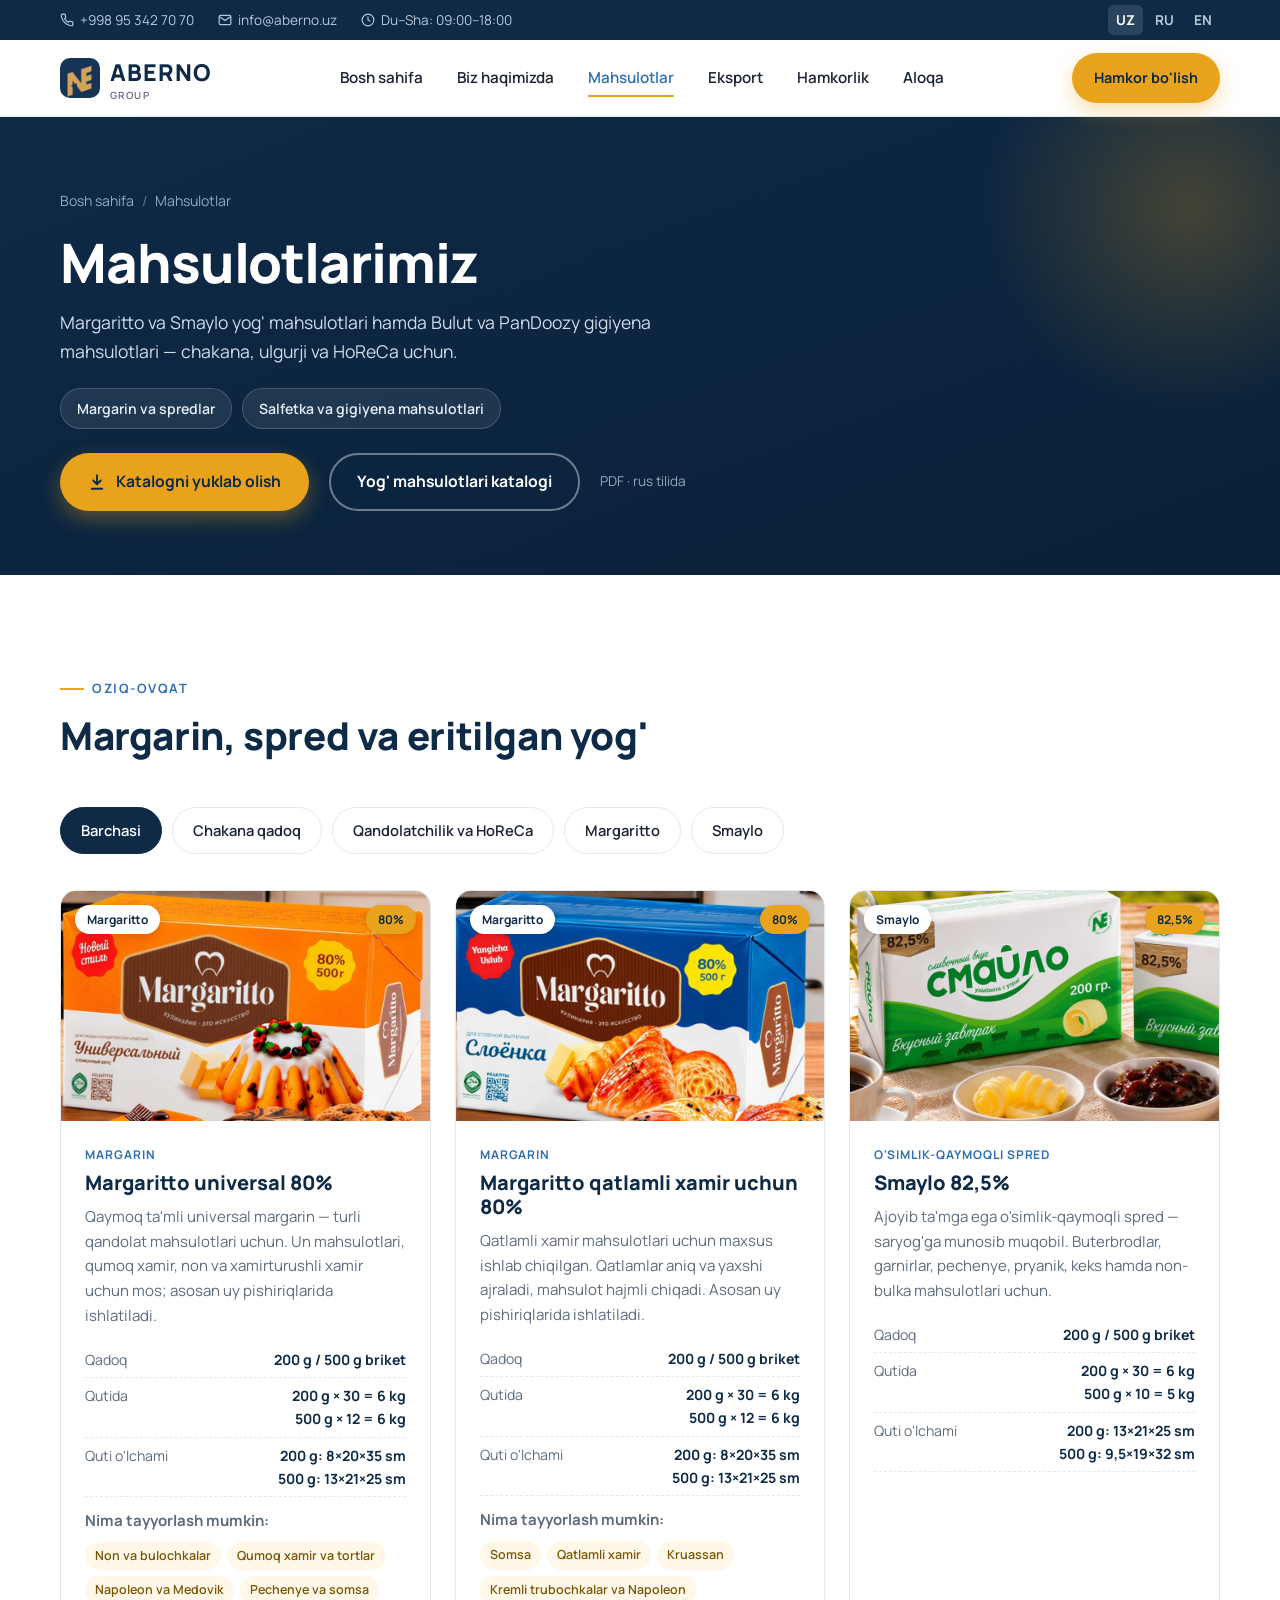
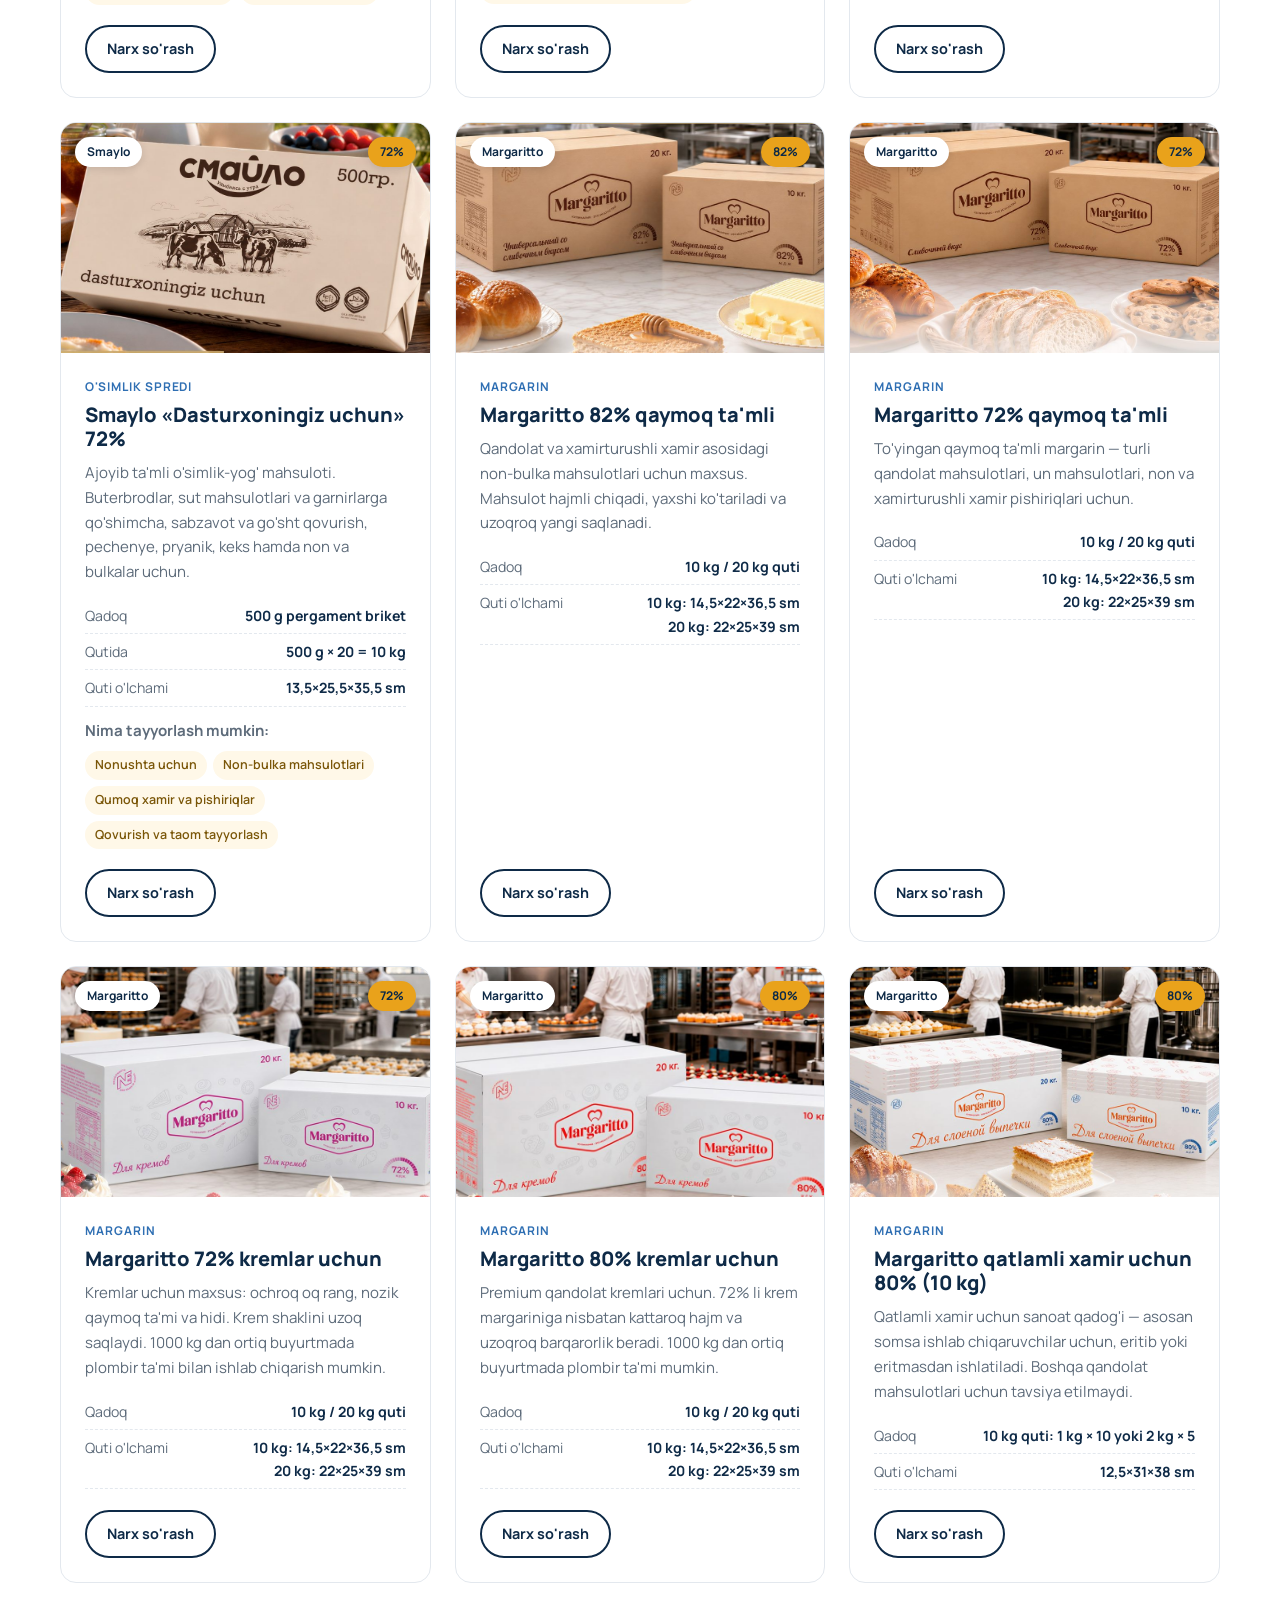
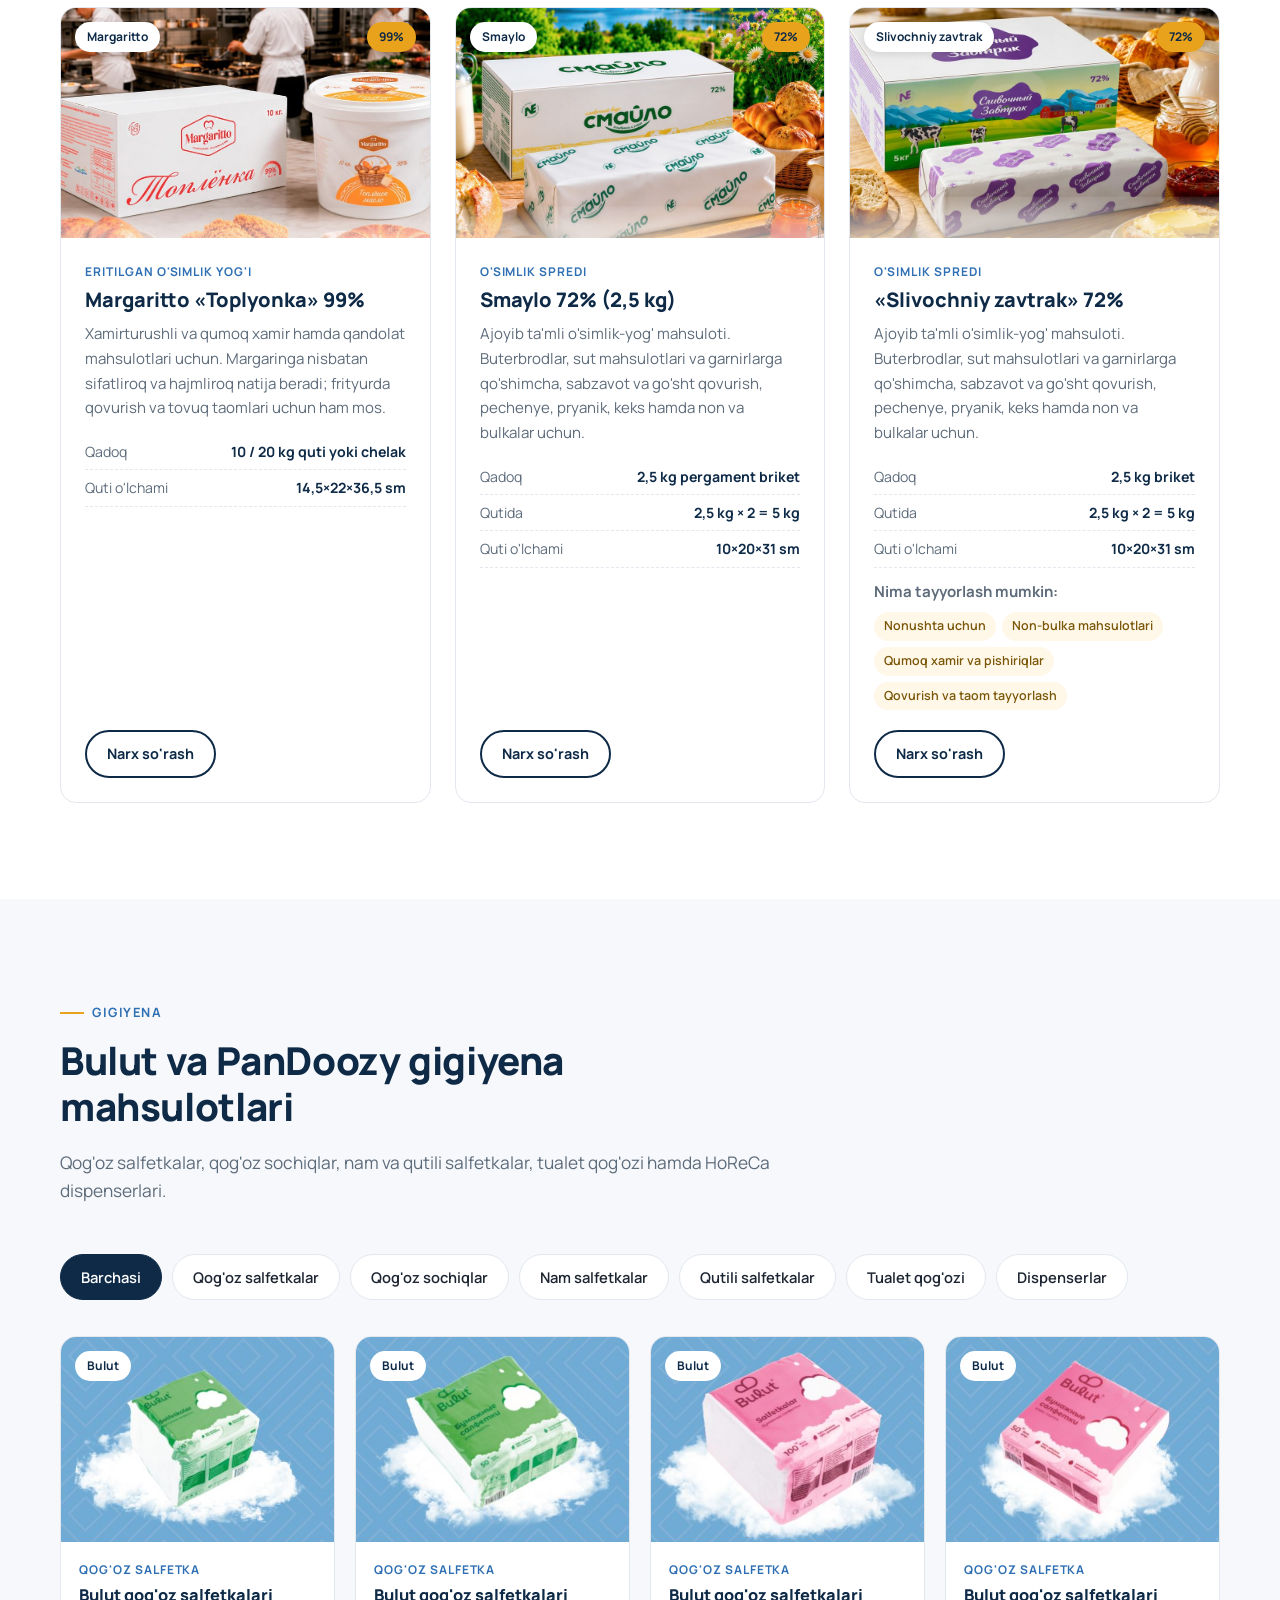
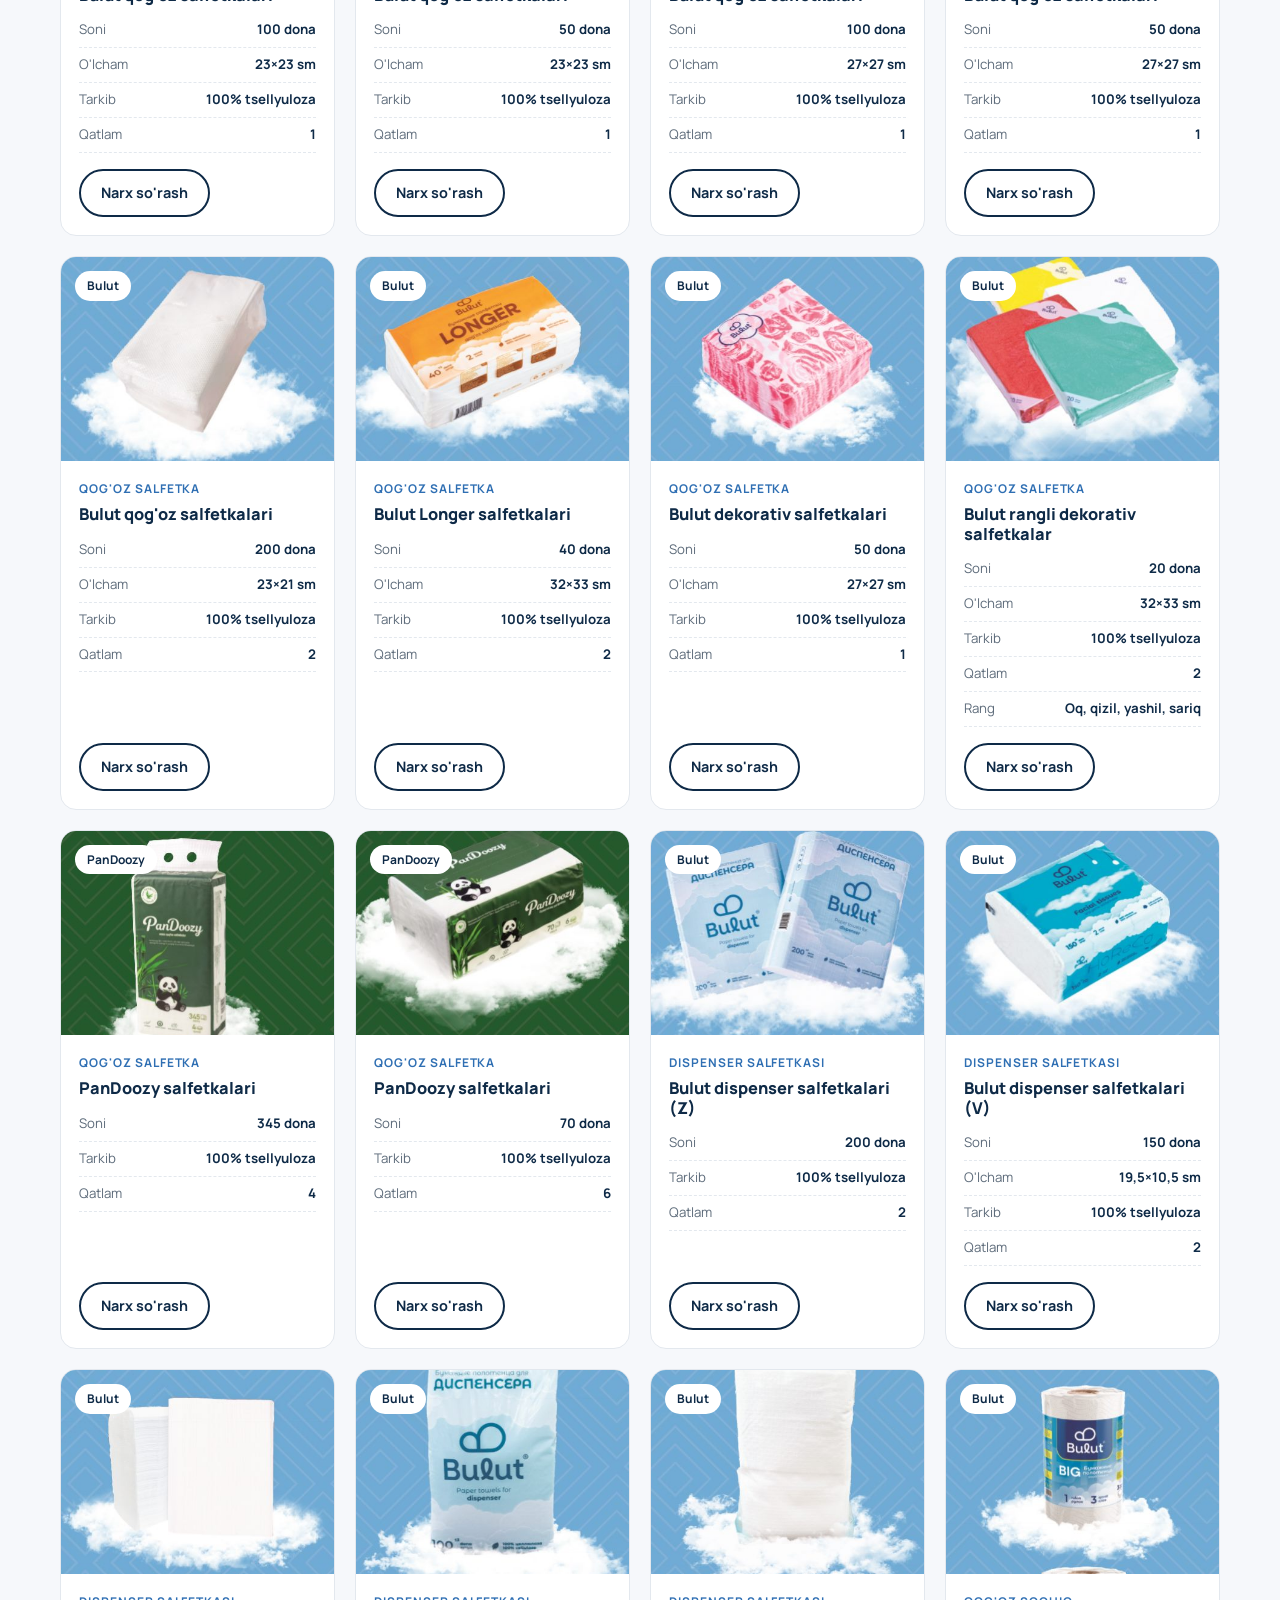
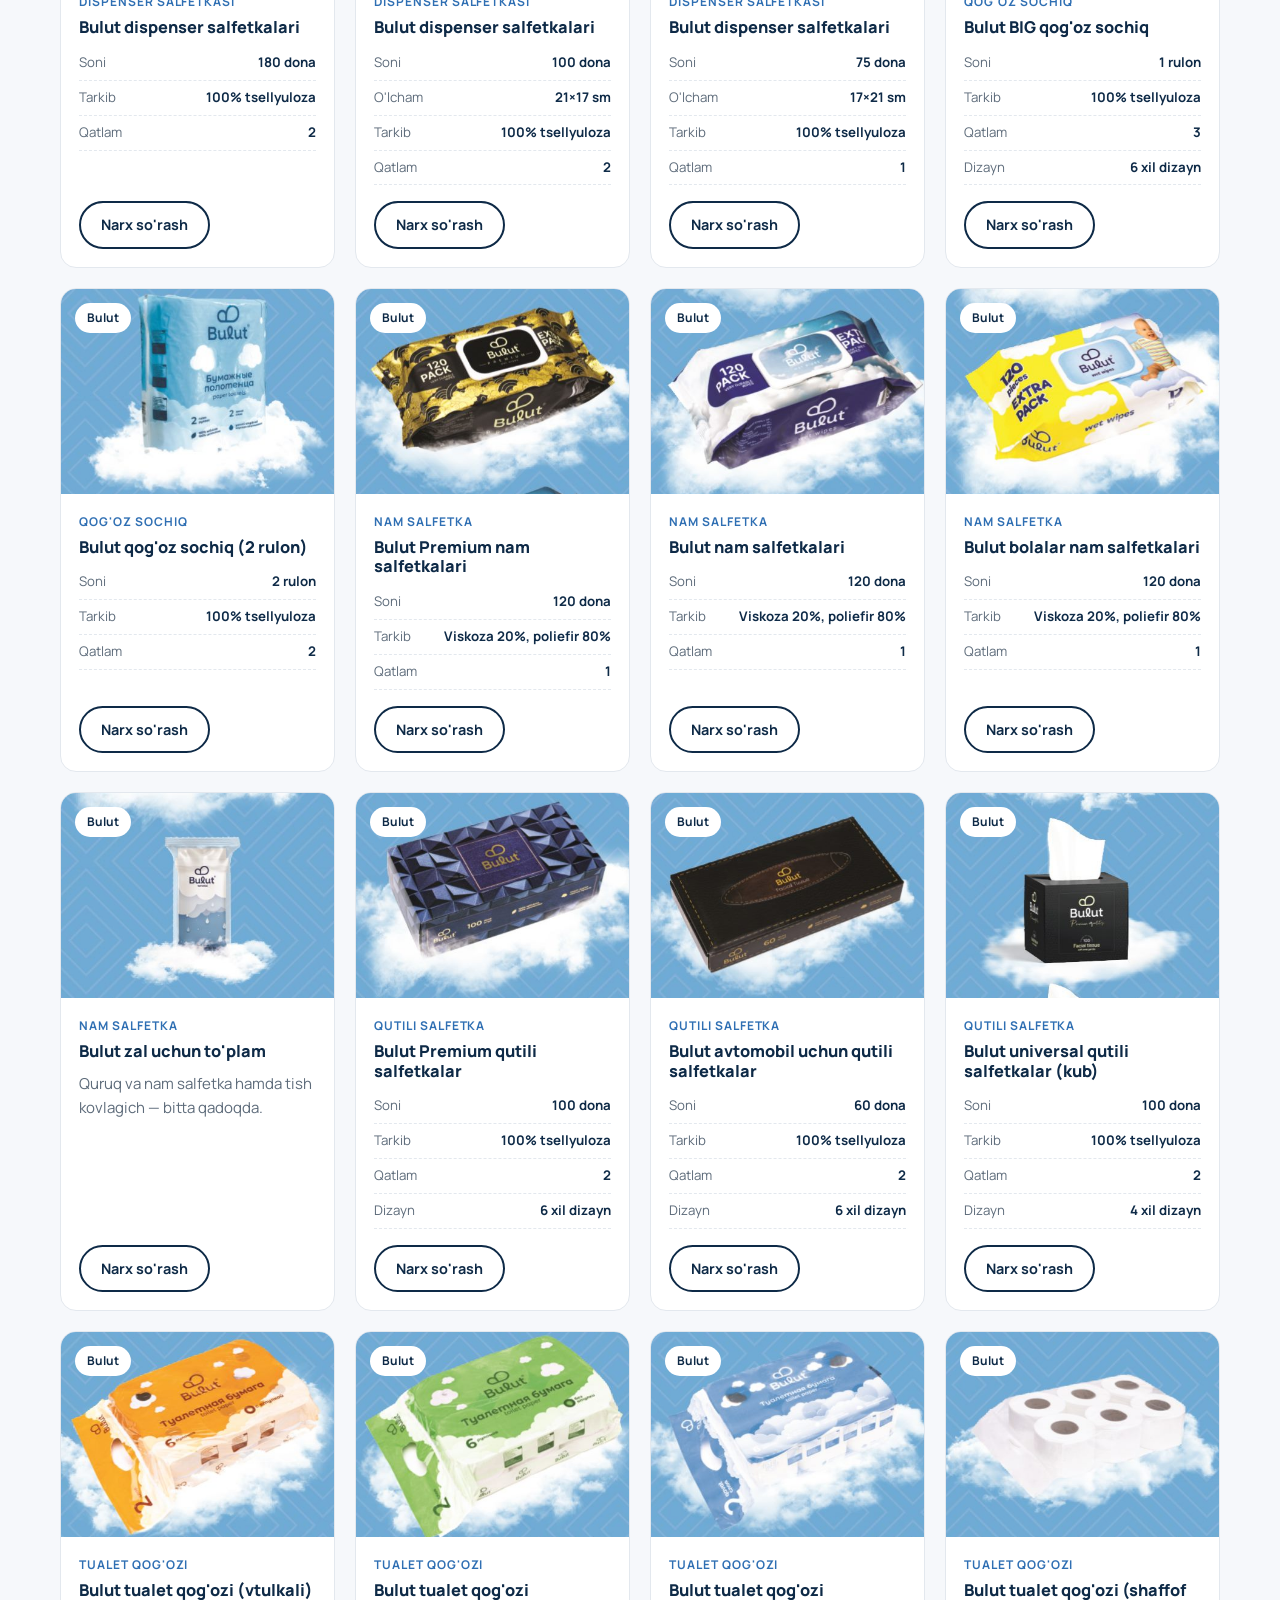
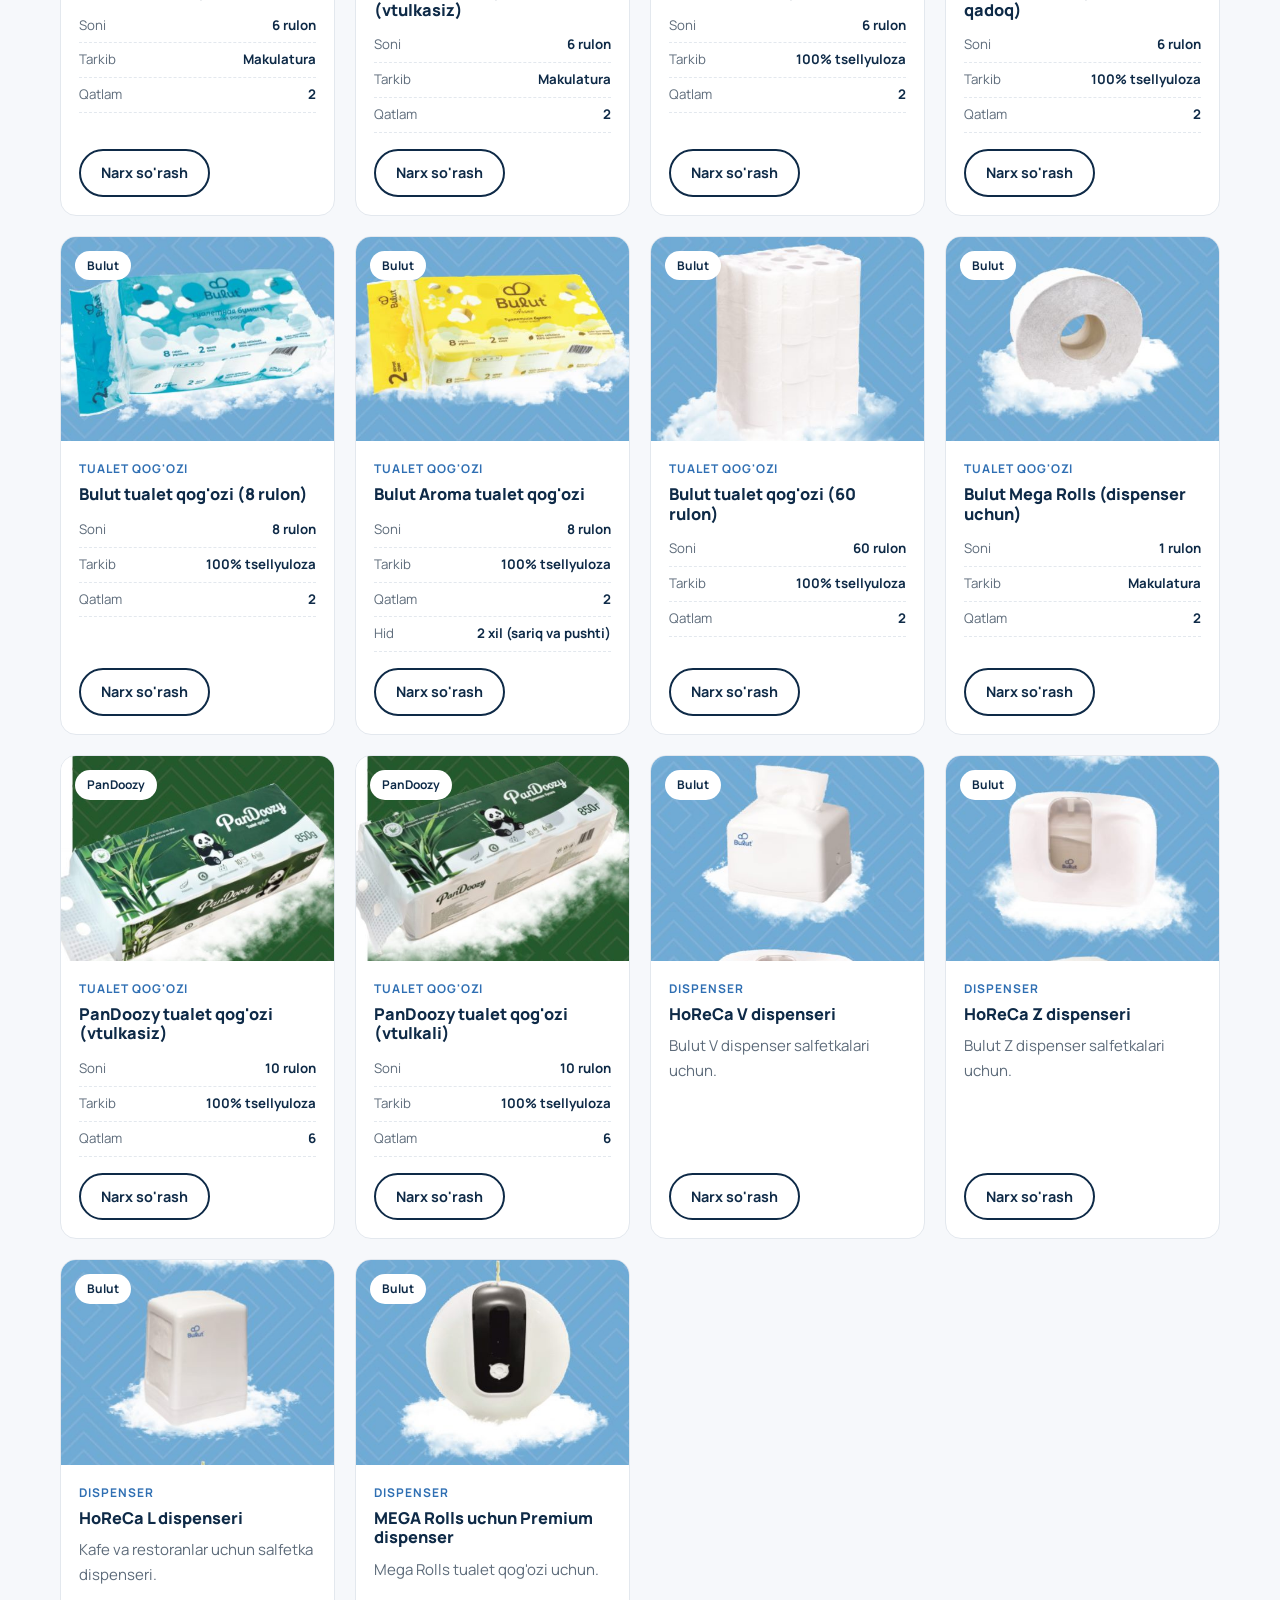
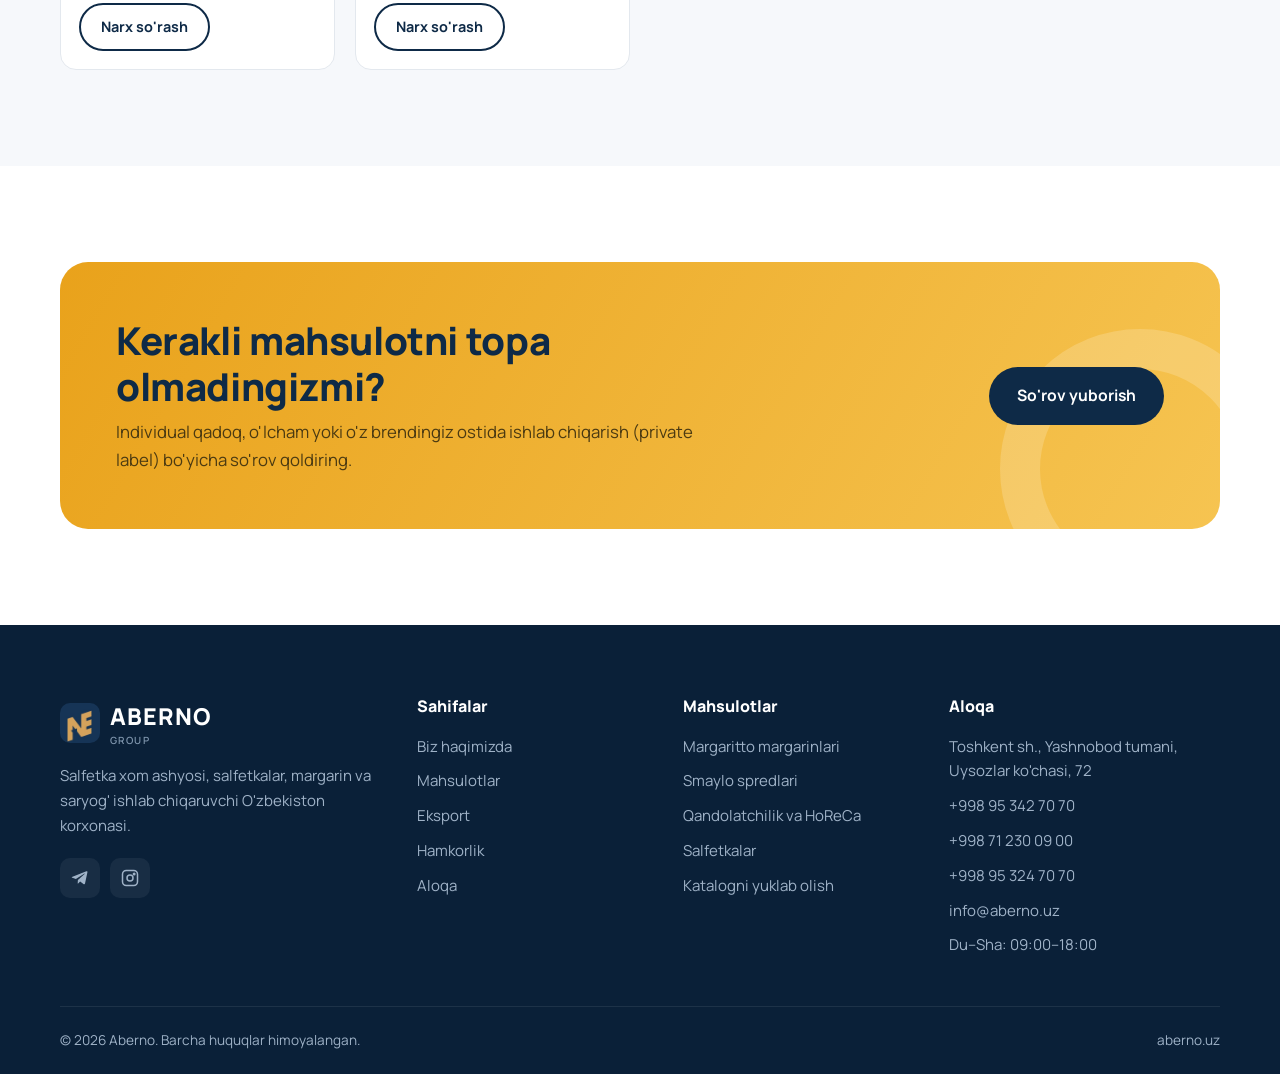
<file: products.html>
<!DOCTYPE html>
<html lang="uz">
<head>
  <meta charset="UTF-8">
  <meta name="viewport" content="width=device-width, initial-scale=1.0">
  <title>Mahsulotlar — Aberno</title>
  <meta name="description" content="Aberno mahsulotlari: Margaritto margarinlari, Smaylo spredlari, eritilgan yog' hamda salfetkalar. Chakana, ulgurji va eksport uchun.">
  <link rel="icon" href="img/logo.svg" type="image/svg+xml">
  <link rel="preconnect" href="https://fonts.googleapis.com">
  <link rel="preconnect" href="https://fonts.gstatic.com" crossorigin>
  <link href="https://fonts.googleapis.com/css2?family=Manrope:wght@400;600;700;800&display=swap" rel="stylesheet">
  <link rel="stylesheet" href="css/style.css">
</head>
<body>

  <div class="topbar">
    <div class="container">
      <div class="topbar__info">
        <span><svg viewBox="0 0 24 24" fill="none" stroke="currentColor" stroke-width="2"><path d="M22 16.9v3a2 2 0 0 1-2.2 2 19.8 19.8 0 0 1-8.6-3.1 19.5 19.5 0 0 1-6-6A19.8 19.8 0 0 1 2.1 4.2 2 2 0 0 1 4.1 2h3a2 2 0 0 1 2 1.7c.1.9.4 1.8.7 2.7a2 2 0 0 1-.5 2.1L8 9.8a16 16 0 0 0 6 6l1.3-1.3a2 2 0 0 1 2.1-.4c.9.3 1.8.6 2.7.7a2 2 0 0 1 1.7 2z"/></svg><a href="tel:+998953427070">+998 95 342 70 70</a></span>
        <span><svg viewBox="0 0 24 24" fill="none" stroke="currentColor" stroke-width="2"><rect x="2" y="4" width="20" height="16" rx="2"/><path d="m22 6-10 7L2 6"/></svg><a href="mailto:info@aberno.uz">info@aberno.uz</a></span>
        <span><svg viewBox="0 0 24 24" fill="none" stroke="currentColor" stroke-width="2"><circle cx="12" cy="12" r="10"/><path d="M12 6v6l4 2"/></svg>Du–Sha: 09:00–18:00</span>
      </div>
      <div class="lang"><button class="is-active">UZ</button><button>RU</button><button>EN</button></div>
    </div>
  </div>

  <header class="header">
    <div class="container">
      <a href="index.html" class="logo"><img src="img/products/logo-mark.jpg" class="logo__mark" alt="Aberno Group"><span>ABERNO<small>GROUP</small></span></a>
      <nav class="nav" aria-label="Asosiy menyu">
        <a href="index.html">Bosh sahifa</a>
        <a href="about.html">Biz haqimizda</a>
        <a href="products.html">Mahsulotlar</a>
        <a href="export.html">Eksport</a>
        <a href="dealers.html">Hamkorlik</a>
        <a href="contact.html">Aloqa</a>
      </nav>
      <a href="contact.html?topic=dealer" class="btn btn--primary header__cta">Hamkor bo'lish</a>
      <button class="burger" aria-label="Menyu" aria-expanded="false"><span></span></button>
    </div>
  </header>

  <main>
    <section class="page-hero">
      <div class="container">
        <nav class="breadcrumb"><a href="index.html">Bosh sahifa</a><span>Mahsulotlar</span></nav>
        <h1>Mahsulotlarimiz</h1>
        <p>Margaritto va Smaylo yog' mahsulotlari hamda Bulut va PanDoozy gigiyena mahsulotlari — chakana, ulgurji va HoReCa uchun.</p>
        <div class="jump">
          <a href="#fats">Margarin va spredlar</a>
          <a href="#hygiene">Salfetka va gigiyena mahsulotlari</a>
        </div>
        <div class="download">
          <a href="files/aberno-katalog-umumiy.pdf" download class="btn btn--primary">
            <svg viewBox="0 0 24 24" fill="none" stroke="currentColor" stroke-width="2.5" stroke-linecap="round" stroke-linejoin="round"><path d="M12 3v12M7 10l5 5 5-5M5 21h14"/></svg>Katalogni yuklab olish</a>
          <a href="files/aberno-katalog.pdf" download class="btn btn--ghost">Yog' mahsulotlari katalogi</a>
          <span class="download__note">PDF · rus tilida</span>
        </div>
      </div>
    </section>

    <section class="section" id="fats" data-filter-scope>
      <div class="container">
        <div class="section-head">
          <span class="eyebrow">Oziq-ovqat</span>
          <h2>Margarin, spred va eritilgan yog'</h2>
        </div>
        <div class="filters" role="tablist" aria-label="Mahsulot turlari">
          <button class="filter is-active" data-filter="all">Barchasi</button>
          <button class="filter" data-filter="retail">Chakana qadoq</button>
          <button class="filter" data-filter="horeca">Qandolatchilik va HoReCa</button>
          <button class="filter" data-filter="margaritto">Margaritto</button>
          <button class="filter" data-filter="smaylo">Smaylo</button>
        </div>

        <div class="products">
          <!-- ===== Chakana qadoq ===== -->
          <article class="product" data-tags="retail margaritto">
            <div class="product__media product__media--photo"><span class="product__tag">Margaritto</span><span class="product__tag product__tag--fat">80%</span><img src="img/products/margaritto-universal-80.jpg" alt="Margaritto universal 80%" loading="lazy"></div>
            <div class="product__body">
              <span class="product__type">Margarin</span>
              <h3>Margaritto universal 80%</h3>
              <p>Qaymoq ta'mli universal margarin — turli qandolat mahsulotlari uchun. Un mahsulotlari, qumoq xamir, non va xamirturushli xamir uchun mos; asosan uy pishiriqlarida ishlatiladi.</p>
              <ul class="specs">
                <li><span>Qadoq</span><span>200 g / 500 g briket</span></li>
                <li><span>Qutida</span><span>200 g × 30 = 6 kg<br>500 g × 12 = 6 kg</span></li>
                <li><span>Quti o'lchami</span><span>200 g: 8×20×35 sm<br>500 g: 13×21×25 sm</span></li>
              </ul>
              <p class="uses__title">Nima tayyorlash mumkin:</p>
              <ul class="uses"><li>Non va bulochkalar</li><li>Qumoq xamir va tortlar</li><li>Napoleon va Medovik</li><li>Pechenye va somsa</li></ul>
              <a href="contact.html?topic=order" class="btn btn--outline">Narx so'rash</a>
            </div>
          </article>

          <article class="product" data-tags="retail margaritto">
            <div class="product__media product__media--photo"><span class="product__tag">Margaritto</span><span class="product__tag product__tag--fat">80%</span><img src="img/products/margaritto-slojonka-80.jpg" alt="Margaritto qatlamli xamir uchun 80%" loading="lazy"></div>
            <div class="product__body">
              <span class="product__type">Margarin</span>
              <h3>Margaritto qatlamli xamir uchun 80%</h3>
              <p>Qatlamli xamir mahsulotlari uchun maxsus ishlab chiqilgan. Qatlamlar aniq va yaxshi ajraladi, mahsulot hajmli chiqadi. Asosan uy pishiriqlarida ishlatiladi.</p>
              <ul class="specs">
                <li><span>Qadoq</span><span>200 g / 500 g briket</span></li>
                <li><span>Qutida</span><span>200 g × 30 = 6 kg<br>500 g × 12 = 6 kg</span></li>
                <li><span>Quti o'lchami</span><span>200 g: 8×20×35 sm<br>500 g: 13×21×25 sm</span></li>
              </ul>
              <p class="uses__title">Nima tayyorlash mumkin:</p>
              <ul class="uses"><li>Somsa</li><li>Qatlamli xamir</li><li>Kruassan</li><li>Kremli trubochkalar va Napoleon</li></ul>
              <a href="contact.html?topic=order" class="btn btn--outline">Narx so'rash</a>
            </div>
          </article>

          <article class="product" data-tags="retail smaylo">
            <div class="product__media product__media--photo"><span class="product__tag">Smaylo</span><span class="product__tag product__tag--fat">82,5%</span><img src="img/products/smaylo-82.jpg" alt="Smaylo 82,5%" loading="lazy"></div>
            <div class="product__body">
              <span class="product__type">O'simlik-qaymoqli spred</span>
              <h3>Smaylo 82,5%</h3>
              <p>Ajoyib ta'mga ega o'simlik-qaymoqli spred — saryog'ga munosib muqobil. Buterbrodlar, garnirlar, pechenye, pryanik, keks hamda non-bulka mahsulotlari uchun.</p>
              <ul class="specs">
                <li><span>Qadoq</span><span>200 g / 500 g briket</span></li>
                <li><span>Qutida</span><span>200 g × 30 = 6 kg<br>500 g × 10 = 5 kg</span></li>
                <li><span>Quti o'lchami</span><span>200 g: 13×21×25 sm<br>500 g: 9,5×19×32 sm</span></li>
              </ul>
              <a href="contact.html?topic=order" class="btn btn--outline">Narx so'rash</a>
            </div>
          </article>

          <article class="product" data-tags="retail smaylo">
            <div class="product__media product__media--photo"><span class="product__tag">Smaylo</span><span class="product__tag product__tag--fat">72%</span><img src="img/products/smaylo-stol-72.jpg" alt="Smaylo «Dasturxoningiz uchun» 72%" loading="lazy"></div>
            <div class="product__body">
              <span class="product__type">O'simlik spredi</span>
              <h3>Smaylo «Dasturxoningiz uchun» 72%</h3>
              <p>Ajoyib ta'mli o'simlik-yog' mahsuloti. Buterbrodlar, sut mahsulotlari va garnirlarga qo'shimcha, sabzavot va go'sht qovurish, pechenye, pryanik, keks hamda non va bulkalar uchun.</p>
              <ul class="specs">
                <li><span>Qadoq</span><span>500 g pergament briket</span></li>
                <li><span>Qutida</span><span>500 g × 20 = 10 kg</span></li>
                <li><span>Quti o'lchami</span><span>13,5×25,5×35,5 sm</span></li>
              </ul>
              <p class="uses__title">Nima tayyorlash mumkin:</p>
              <ul class="uses"><li>Nonushta uchun</li><li>Non-bulka mahsulotlari</li><li>Qumoq xamir va pishiriqlar</li><li>Qovurish va taom tayyorlash</li></ul>
              <a href="contact.html?topic=order" class="btn btn--outline">Narx so'rash</a>
            </div>
          </article>

          <!-- ===== Qandolatchilik va HoReCa ===== -->
          <article class="product" data-tags="horeca margaritto">
            <div class="product__media product__media--photo"><span class="product__tag">Margaritto</span><span class="product__tag product__tag--fat">82%</span><img src="img/products/margaritto-82-slivochniy.jpg" alt="Margaritto 82% qaymoq ta'mli" loading="lazy"></div>
            <div class="product__body">
              <span class="product__type">Margarin</span>
              <h3>Margaritto 82% qaymoq ta'mli</h3>
              <p>Qandolat va xamirturushli xamir asosidagi non-bulka mahsulotlari uchun maxsus. Mahsulot hajmli chiqadi, yaxshi ko'tariladi va uzoqroq yangi saqlanadi.</p>
              <ul class="specs">
                <li><span>Qadoq</span><span>10 kg / 20 kg quti</span></li>
                <li><span>Quti o'lchami</span><span>10 kg: 14,5×22×36,5 sm<br>20 kg: 22×25×39 sm</span></li>
              </ul>
              <a href="contact.html?topic=order" class="btn btn--outline">Narx so'rash</a>
            </div>
          </article>

          <article class="product" data-tags="horeca margaritto">
            <div class="product__media product__media--photo"><span class="product__tag">Margaritto</span><span class="product__tag product__tag--fat">72%</span><img src="img/products/margaritto-72-slivochniy.jpg" alt="Margaritto 72% qaymoq ta'mli" loading="lazy"></div>
            <div class="product__body">
              <span class="product__type">Margarin</span>
              <h3>Margaritto 72% qaymoq ta'mli</h3>
              <p>To'yingan qaymoq ta'mli margarin — turli qandolat mahsulotlari, un mahsulotlari, non va xamirturushli xamir pishiriqlari uchun.</p>
              <ul class="specs">
                <li><span>Qadoq</span><span>10 kg / 20 kg quti</span></li>
                <li><span>Quti o'lchami</span><span>10 kg: 14,5×22×36,5 sm<br>20 kg: 22×25×39 sm</span></li>
              </ul>
              <a href="contact.html?topic=order" class="btn btn--outline">Narx so'rash</a>
            </div>
          </article>

          <article class="product" data-tags="horeca margaritto">
            <div class="product__media product__media--photo"><span class="product__tag">Margaritto</span><span class="product__tag product__tag--fat">72%</span><img src="img/products/margaritto-72-krem.jpg" alt="Margaritto 72% kremlar uchun" loading="lazy"></div>
            <div class="product__body">
              <span class="product__type">Margarin</span>
              <h3>Margaritto 72% kremlar uchun</h3>
              <p>Kremlar uchun maxsus: ochroq oq rang, nozik qaymoq ta'mi va hidi. Krem shaklini uzoq saqlaydi. 1000 kg dan ortiq buyurtmada plombir ta'mi bilan ishlab chiqarish mumkin.</p>
              <ul class="specs">
                <li><span>Qadoq</span><span>10 kg / 20 kg quti</span></li>
                <li><span>Quti o'lchami</span><span>10 kg: 14,5×22×36,5 sm<br>20 kg: 22×25×39 sm</span></li>
              </ul>
              <a href="contact.html?topic=order" class="btn btn--outline">Narx so'rash</a>
            </div>
          </article>

          <article class="product" data-tags="horeca margaritto">
            <div class="product__media product__media--photo"><span class="product__tag">Margaritto</span><span class="product__tag product__tag--fat">80%</span><img src="img/products/margaritto-80-krem.jpg" alt="Margaritto 80% kremlar uchun" loading="lazy"></div>
            <div class="product__body">
              <span class="product__type">Margarin</span>
              <h3>Margaritto 80% kremlar uchun</h3>
              <p>Premium qandolat kremlari uchun. 72% li krem margariniga nisbatan kattaroq hajm va uzoqroq barqarorlik beradi. 1000 kg dan ortiq buyurtmada plombir ta'mi mumkin.</p>
              <ul class="specs">
                <li><span>Qadoq</span><span>10 kg / 20 kg quti</span></li>
                <li><span>Quti o'lchami</span><span>10 kg: 14,5×22×36,5 sm<br>20 kg: 22×25×39 sm</span></li>
              </ul>
              <a href="contact.html?topic=order" class="btn btn--outline">Narx so'rash</a>
            </div>
          </article>

          <article class="product" data-tags="horeca margaritto">
            <div class="product__media product__media--photo"><span class="product__tag">Margaritto</span><span class="product__tag product__tag--fat">80%</span><img src="img/products/margaritto-sloyka-10kg.jpg" alt="Margaritto qatlamli xamir uchun 80% (10 kg)" loading="lazy"></div>
            <div class="product__body">
              <span class="product__type">Margarin</span>
              <h3>Margaritto qatlamli xamir uchun 80% (10 kg)</h3>
              <p>Qatlamli xamir uchun sanoat qadog'i — asosan somsa ishlab chiqaruvchilar uchun, eritib yoki eritmasdan ishlatiladi. Boshqa qandolat mahsulotlari uchun tavsiya etilmaydi.</p>
              <ul class="specs">
                <li><span>Qadoq</span><span>10 kg quti: 1 kg × 10 yoki 2 kg × 5</span></li>
                <li><span>Quti o'lchami</span><span>12,5×31×38 sm</span></li>
              </ul>
              <a href="contact.html?topic=order" class="btn btn--outline">Narx so'rash</a>
            </div>
          </article>

          <article class="product" data-tags="horeca margaritto">
            <div class="product__media product__media--photo"><span class="product__tag">Margaritto</span><span class="product__tag product__tag--fat">99%</span><img src="img/products/margaritto-toplyonka-99.jpg" alt="Margaritto «Toplyonka» 99%" loading="lazy"></div>
            <div class="product__body">
              <span class="product__type">Eritilgan o'simlik yog'i</span>
              <h3>Margaritto «Toplyonka» 99%</h3>
              <p>Xamirturushli va qumoq xamir hamda qandolat mahsulotlari uchun. Margaringa nisbatan sifatliroq va hajmliroq natija beradi; frityurda qovurish va tovuq taomlari uchun ham mos.</p>
              <ul class="specs">
                <li><span>Qadoq</span><span>10 / 20 kg quti yoki chelak</span></li>
                <li><span>Quti o'lchami</span><span>14,5×22×36,5 sm</span></li>
              </ul>
              <a href="contact.html?topic=order" class="btn btn--outline">Narx so'rash</a>
            </div>
          </article>

          <article class="product" data-tags="horeca smaylo">
            <div class="product__media product__media--photo"><span class="product__tag">Smaylo</span><span class="product__tag product__tag--fat">72%</span><img src="img/products/smaylo-2-5kg.jpg" alt="Smaylo 72% (2,5 kg)" loading="lazy"></div>
            <div class="product__body">
              <span class="product__type">O'simlik spredi</span>
              <h3>Smaylo 72% (2,5 kg)</h3>
              <p>Ajoyib ta'mli o'simlik-yog' mahsuloti. Buterbrodlar, sut mahsulotlari va garnirlarga qo'shimcha, sabzavot va go'sht qovurish, pechenye, pryanik, keks hamda non va bulkalar uchun.</p>
              <ul class="specs">
                <li><span>Qadoq</span><span>2,5 kg pergament briket</span></li>
                <li><span>Qutida</span><span>2,5 kg × 2 = 5 kg</span></li>
                <li><span>Quti o'lchami</span><span>10×20×31 sm</span></li>
              </ul>
              <a href="contact.html?topic=order" class="btn btn--outline">Narx so'rash</a>
            </div>
          </article>

          <article class="product" data-tags="horeca">
            <div class="product__media product__media--photo"><span class="product__tag">Slivochniy zavtrak</span><span class="product__tag product__tag--fat">72%</span><img src="img/products/slivochniy-zavtrak-72.jpg" alt="«Slivochniy zavtrak» 72%" loading="lazy"></div>
            <div class="product__body">
              <span class="product__type">O'simlik spredi</span>
              <h3>«Slivochniy zavtrak» 72%</h3>
              <p>Ajoyib ta'mli o'simlik-yog' mahsuloti. Buterbrodlar, sut mahsulotlari va garnirlarga qo'shimcha, sabzavot va go'sht qovurish, pechenye, pryanik, keks hamda non va bulkalar uchun.</p>
              <ul class="specs">
                <li><span>Qadoq</span><span>2,5 kg briket</span></li>
                <li><span>Qutida</span><span>2,5 kg × 2 = 5 kg</span></li>
                <li><span>Quti o'lchami</span><span>10×20×31 sm</span></li>
              </ul>
              <p class="uses__title">Nima tayyorlash mumkin:</p>
              <ul class="uses"><li>Nonushta uchun</li><li>Non-bulka mahsulotlari</li><li>Qumoq xamir va pishiriqlar</li><li>Qovurish va taom tayyorlash</li></ul>
              <a href="contact.html?topic=order" class="btn btn--outline">Narx so'rash</a>
            </div>
          </article>
        </div>
      </div>
    </section>

    <!-- Gigiyena mahsulotlari (Bulut, PanDoozy) -->
    <section class="section section--soft" id="hygiene" data-filter-scope>
      <div class="container">
        <div class="section-head">
          <span class="eyebrow">Gigiyena</span>
          <h2>Bulut va PanDoozy gigiyena mahsulotlari</h2>
          <p>Qog'oz salfetkalar, qog'oz sochiqlar, nam va qutili salfetkalar, tualet qog'ozi hamda HoReCa dispenserlari.</p>
        </div>
        <div class="filters" role="tablist" aria-label="Gigiyena mahsulotlari turlari">
          <button class="filter is-active" data-filter="all">Barchasi</button>
          <button class="filter" data-filter="napkins">Qog'oz salfetkalar</button>
          <button class="filter" data-filter="towels">Qog'oz sochiqlar</button>
          <button class="filter" data-filter="wet">Nam salfetkalar</button>
          <button class="filter" data-filter="boxed">Qutili salfetkalar</button>
          <button class="filter" data-filter="toilet">Tualet qog'ozi</button>
          <button class="filter" data-filter="dispensers">Dispenserlar</button>
        </div>
        <div class="products products--compact">
          <article class="product product--compact" data-tags="napkins">
            <div class="product__media product__media--hy"><span class="product__tag">Bulut</span><img src="img/hygiene/napkin-100-23.jpg" alt="Bulut qog'oz salfetkalari" loading="lazy"></div>
            <div class="product__body">
              <span class="product__type">Qog'oz salfetka</span>
              <h3>Bulut qog'oz salfetkalari</h3>
              <ul class="specs">
                <li><span>Soni</span><span>100 dona</span></li>
                <li><span>O'lcham</span><span>23×23 sm</span></li>
                <li><span>Tarkib</span><span>100% tsellyuloza</span></li>
                <li><span>Qatlam</span><span>1</span></li>
              </ul>
              <a href="contact.html?topic=order" class="btn btn--outline">Narx so'rash</a>
            </div>
          </article>
          <article class="product product--compact" data-tags="napkins">
            <div class="product__media product__media--hy"><span class="product__tag">Bulut</span><img src="img/hygiene/napkin-50-23.jpg" alt="Bulut qog'oz salfetkalari" loading="lazy"></div>
            <div class="product__body">
              <span class="product__type">Qog'oz salfetka</span>
              <h3>Bulut qog'oz salfetkalari</h3>
              <ul class="specs">
                <li><span>Soni</span><span>50 dona</span></li>
                <li><span>O'lcham</span><span>23×23 sm</span></li>
                <li><span>Tarkib</span><span>100% tsellyuloza</span></li>
                <li><span>Qatlam</span><span>1</span></li>
              </ul>
              <a href="contact.html?topic=order" class="btn btn--outline">Narx so'rash</a>
            </div>
          </article>
          <article class="product product--compact" data-tags="napkins">
            <div class="product__media product__media--hy"><span class="product__tag">Bulut</span><img src="img/hygiene/napkin-100-27.jpg" alt="Bulut qog'oz salfetkalari" loading="lazy"></div>
            <div class="product__body">
              <span class="product__type">Qog'oz salfetka</span>
              <h3>Bulut qog'oz salfetkalari</h3>
              <ul class="specs">
                <li><span>Soni</span><span>100 dona</span></li>
                <li><span>O'lcham</span><span>27×27 sm</span></li>
                <li><span>Tarkib</span><span>100% tsellyuloza</span></li>
                <li><span>Qatlam</span><span>1</span></li>
              </ul>
              <a href="contact.html?topic=order" class="btn btn--outline">Narx so'rash</a>
            </div>
          </article>
          <article class="product product--compact" data-tags="napkins">
            <div class="product__media product__media--hy"><span class="product__tag">Bulut</span><img src="img/hygiene/napkin-50-27.jpg" alt="Bulut qog'oz salfetkalari" loading="lazy"></div>
            <div class="product__body">
              <span class="product__type">Qog'oz salfetka</span>
              <h3>Bulut qog'oz salfetkalari</h3>
              <ul class="specs">
                <li><span>Soni</span><span>50 dona</span></li>
                <li><span>O'lcham</span><span>27×27 sm</span></li>
                <li><span>Tarkib</span><span>100% tsellyuloza</span></li>
                <li><span>Qatlam</span><span>1</span></li>
              </ul>
              <a href="contact.html?topic=order" class="btn btn--outline">Narx so'rash</a>
            </div>
          </article>
          <article class="product product--compact" data-tags="napkins">
            <div class="product__media product__media--hy"><span class="product__tag">Bulut</span><img src="img/hygiene/napkin-200.jpg" alt="Bulut qog'oz salfetkalari" loading="lazy"></div>
            <div class="product__body">
              <span class="product__type">Qog'oz salfetka</span>
              <h3>Bulut qog'oz salfetkalari</h3>
              <ul class="specs">
                <li><span>Soni</span><span>200 dona</span></li>
                <li><span>O'lcham</span><span>23×21 sm</span></li>
                <li><span>Tarkib</span><span>100% tsellyuloza</span></li>
                <li><span>Qatlam</span><span>2</span></li>
              </ul>
              <a href="contact.html?topic=order" class="btn btn--outline">Narx so'rash</a>
            </div>
          </article>
          <article class="product product--compact" data-tags="napkins">
            <div class="product__media product__media--hy"><span class="product__tag">Bulut</span><img src="img/hygiene/napkin-longer-40.jpg" alt="Bulut Longer salfetkalari" loading="lazy"></div>
            <div class="product__body">
              <span class="product__type">Qog'oz salfetka</span>
              <h3>Bulut Longer salfetkalari</h3>
              <ul class="specs">
                <li><span>Soni</span><span>40 dona</span></li>
                <li><span>O'lcham</span><span>32×33 sm</span></li>
                <li><span>Tarkib</span><span>100% tsellyuloza</span></li>
                <li><span>Qatlam</span><span>2</span></li>
              </ul>
              <a href="contact.html?topic=order" class="btn btn--outline">Narx so'rash</a>
            </div>
          </article>
          <article class="product product--compact" data-tags="napkins">
            <div class="product__media product__media--hy"><span class="product__tag">Bulut</span><img src="img/hygiene/napkin-decor-50.jpg" alt="Bulut dekorativ salfetkalari" loading="lazy"></div>
            <div class="product__body">
              <span class="product__type">Qog'oz salfetka</span>
              <h3>Bulut dekorativ salfetkalari</h3>
              <ul class="specs">
                <li><span>Soni</span><span>50 dona</span></li>
                <li><span>O'lcham</span><span>27×27 sm</span></li>
                <li><span>Tarkib</span><span>100% tsellyuloza</span></li>
                <li><span>Qatlam</span><span>1</span></li>
              </ul>
              <a href="contact.html?topic=order" class="btn btn--outline">Narx so'rash</a>
            </div>
          </article>
          <article class="product product--compact" data-tags="napkins">
            <div class="product__media product__media--hy"><span class="product__tag">Bulut</span><img src="img/hygiene/napkin-color-20.jpg" alt="Bulut rangli dekorativ salfetkalar" loading="lazy"></div>
            <div class="product__body">
              <span class="product__type">Qog'oz salfetka</span>
              <h3>Bulut rangli dekorativ salfetkalar</h3>
              <ul class="specs">
                <li><span>Soni</span><span>20 dona</span></li>
                <li><span>O'lcham</span><span>32×33 sm</span></li>
                <li><span>Tarkib</span><span>100% tsellyuloza</span></li>
                <li><span>Qatlam</span><span>2</span></li>
                <li><span>Rang</span><span>Oq, qizil, yashil, sariq</span></li>
              </ul>
              <a href="contact.html?topic=order" class="btn btn--outline">Narx so'rash</a>
            </div>
          </article>
          <article class="product product--compact" data-tags="napkins">
            <div class="product__media product__media--hy"><span class="product__tag">PanDoozy</span><img src="img/hygiene/pandoozy-345.jpg" alt="PanDoozy salfetkalari" loading="lazy"></div>
            <div class="product__body">
              <span class="product__type">Qog'oz salfetka</span>
              <h3>PanDoozy salfetkalari</h3>
              <ul class="specs">
                <li><span>Soni</span><span>345 dona</span></li>
                <li><span>Tarkib</span><span>100% tsellyuloza</span></li>
                <li><span>Qatlam</span><span>4</span></li>
              </ul>
              <a href="contact.html?topic=order" class="btn btn--outline">Narx so'rash</a>
            </div>
          </article>
          <article class="product product--compact" data-tags="napkins">
            <div class="product__media product__media--hy"><span class="product__tag">PanDoozy</span><img src="img/hygiene/pandoozy-70.jpg" alt="PanDoozy salfetkalari" loading="lazy"></div>
            <div class="product__body">
              <span class="product__type">Qog'oz salfetka</span>
              <h3>PanDoozy salfetkalari</h3>
              <ul class="specs">
                <li><span>Soni</span><span>70 dona</span></li>
                <li><span>Tarkib</span><span>100% tsellyuloza</span></li>
                <li><span>Qatlam</span><span>6</span></li>
              </ul>
              <a href="contact.html?topic=order" class="btn btn--outline">Narx so'rash</a>
            </div>
          </article>
          <article class="product product--compact" data-tags="napkins">
            <div class="product__media product__media--hy"><span class="product__tag">Bulut</span><img src="img/hygiene/disp-z-200.jpg" alt="Bulut dispenser salfetkalari (Z)" loading="lazy"></div>
            <div class="product__body">
              <span class="product__type">Dispenser salfetkasi</span>
              <h3>Bulut dispenser salfetkalari (Z)</h3>
              <ul class="specs">
                <li><span>Soni</span><span>200 dona</span></li>
                <li><span>Tarkib</span><span>100% tsellyuloza</span></li>
                <li><span>Qatlam</span><span>2</span></li>
              </ul>
              <a href="contact.html?topic=order" class="btn btn--outline">Narx so'rash</a>
            </div>
          </article>
          <article class="product product--compact" data-tags="napkins">
            <div class="product__media product__media--hy"><span class="product__tag">Bulut</span><img src="img/hygiene/disp-v-150.jpg" alt="Bulut dispenser salfetkalari (V)" loading="lazy"></div>
            <div class="product__body">
              <span class="product__type">Dispenser salfetkasi</span>
              <h3>Bulut dispenser salfetkalari (V)</h3>
              <ul class="specs">
                <li><span>Soni</span><span>150 dona</span></li>
                <li><span>O'lcham</span><span>19,5×10,5 sm</span></li>
                <li><span>Tarkib</span><span>100% tsellyuloza</span></li>
                <li><span>Qatlam</span><span>2</span></li>
              </ul>
              <a href="contact.html?topic=order" class="btn btn--outline">Narx so'rash</a>
            </div>
          </article>
          <article class="product product--compact" data-tags="napkins">
            <div class="product__media product__media--hy"><span class="product__tag">Bulut</span><img src="img/hygiene/disp-180.jpg" alt="Bulut dispenser salfetkalari" loading="lazy"></div>
            <div class="product__body">
              <span class="product__type">Dispenser salfetkasi</span>
              <h3>Bulut dispenser salfetkalari</h3>
              <ul class="specs">
                <li><span>Soni</span><span>180 dona</span></li>
                <li><span>Tarkib</span><span>100% tsellyuloza</span></li>
                <li><span>Qatlam</span><span>2</span></li>
              </ul>
              <a href="contact.html?topic=order" class="btn btn--outline">Narx so'rash</a>
            </div>
          </article>
          <article class="product product--compact" data-tags="napkins">
            <div class="product__media product__media--hy"><span class="product__tag">Bulut</span><img src="img/hygiene/disp-100.jpg" alt="Bulut dispenser salfetkalari" loading="lazy"></div>
            <div class="product__body">
              <span class="product__type">Dispenser salfetkasi</span>
              <h3>Bulut dispenser salfetkalari</h3>
              <ul class="specs">
                <li><span>Soni</span><span>100 dona</span></li>
                <li><span>O'lcham</span><span>21×17 sm</span></li>
                <li><span>Tarkib</span><span>100% tsellyuloza</span></li>
                <li><span>Qatlam</span><span>2</span></li>
              </ul>
              <a href="contact.html?topic=order" class="btn btn--outline">Narx so'rash</a>
            </div>
          </article>
          <article class="product product--compact" data-tags="napkins">
            <div class="product__media product__media--hy"><span class="product__tag">Bulut</span><img src="img/hygiene/disp-75.jpg" alt="Bulut dispenser salfetkalari" loading="lazy"></div>
            <div class="product__body">
              <span class="product__type">Dispenser salfetkasi</span>
              <h3>Bulut dispenser salfetkalari</h3>
              <ul class="specs">
                <li><span>Soni</span><span>75 dona</span></li>
                <li><span>O'lcham</span><span>17×21 sm</span></li>
                <li><span>Tarkib</span><span>100% tsellyuloza</span></li>
                <li><span>Qatlam</span><span>1</span></li>
              </ul>
              <a href="contact.html?topic=order" class="btn btn--outline">Narx so'rash</a>
            </div>
          </article>
          <article class="product product--compact" data-tags="towels">
            <div class="product__media product__media--hy"><span class="product__tag">Bulut</span><img src="img/hygiene/towel-big.jpg" alt="Bulut BIG qog'oz sochiq" loading="lazy"></div>
            <div class="product__body">
              <span class="product__type">Qog'oz sochiq</span>
              <h3>Bulut BIG qog'oz sochiq</h3>
              <ul class="specs">
                <li><span>Soni</span><span>1 rulon</span></li>
                <li><span>Tarkib</span><span>100% tsellyuloza</span></li>
                <li><span>Qatlam</span><span>3</span></li>
                <li><span>Dizayn</span><span>6 xil dizayn</span></li>
              </ul>
              <a href="contact.html?topic=order" class="btn btn--outline">Narx so'rash</a>
            </div>
          </article>
          <article class="product product--compact" data-tags="towels">
            <div class="product__media product__media--hy"><span class="product__tag">Bulut</span><img src="img/hygiene/towel-2.jpg" alt="Bulut qog'oz sochiq (2 rulon)" loading="lazy"></div>
            <div class="product__body">
              <span class="product__type">Qog'oz sochiq</span>
              <h3>Bulut qog'oz sochiq (2 rulon)</h3>
              <ul class="specs">
                <li><span>Soni</span><span>2 rulon</span></li>
                <li><span>Tarkib</span><span>100% tsellyuloza</span></li>
                <li><span>Qatlam</span><span>2</span></li>
              </ul>
              <a href="contact.html?topic=order" class="btn btn--outline">Narx so'rash</a>
            </div>
          </article>
          <article class="product product--compact" data-tags="wet">
            <div class="product__media product__media--hy"><span class="product__tag">Bulut</span><img src="img/hygiene/wet-premium.jpg" alt="Bulut Premium nam salfetkalari" loading="lazy"></div>
            <div class="product__body">
              <span class="product__type">Nam salfetka</span>
              <h3>Bulut Premium nam salfetkalari</h3>
              <ul class="specs">
                <li><span>Soni</span><span>120 dona</span></li>
                <li><span>Tarkib</span><span>Viskoza 20%, poliefir 80%</span></li>
                <li><span>Qatlam</span><span>1</span></li>
              </ul>
              <a href="contact.html?topic=order" class="btn btn--outline">Narx so'rash</a>
            </div>
          </article>
          <article class="product product--compact" data-tags="wet">
            <div class="product__media product__media--hy"><span class="product__tag">Bulut</span><img src="img/hygiene/wet-120.jpg" alt="Bulut nam salfetkalari" loading="lazy"></div>
            <div class="product__body">
              <span class="product__type">Nam salfetka</span>
              <h3>Bulut nam salfetkalari</h3>
              <ul class="specs">
                <li><span>Soni</span><span>120 dona</span></li>
                <li><span>Tarkib</span><span>Viskoza 20%, poliefir 80%</span></li>
                <li><span>Qatlam</span><span>1</span></li>
              </ul>
              <a href="contact.html?topic=order" class="btn btn--outline">Narx so'rash</a>
            </div>
          </article>
          <article class="product product--compact" data-tags="wet">
            <div class="product__media product__media--hy"><span class="product__tag">Bulut</span><img src="img/hygiene/wet-kids.jpg" alt="Bulut bolalar nam salfetkalari" loading="lazy"></div>
            <div class="product__body">
              <span class="product__type">Nam salfetka</span>
              <h3>Bulut bolalar nam salfetkalari</h3>
              <ul class="specs">
                <li><span>Soni</span><span>120 dona</span></li>
                <li><span>Tarkib</span><span>Viskoza 20%, poliefir 80%</span></li>
                <li><span>Qatlam</span><span>1</span></li>
              </ul>
              <a href="contact.html?topic=order" class="btn btn--outline">Narx so'rash</a>
            </div>
          </article>
          <article class="product product--compact" data-tags="wet">
            <div class="product__media product__media--hy"><span class="product__tag">Bulut</span><img src="img/hygiene/wet-hall-set.jpg" alt="Bulut zal uchun to'plam" loading="lazy"></div>
            <div class="product__body">
              <span class="product__type">Nam salfetka</span>
              <h3>Bulut zal uchun to'plam</h3>
              <p>Quruq va nam salfetka hamda tish kovlagich — bitta qadoqda.</p>
              <a href="contact.html?topic=order" class="btn btn--outline">Narx so'rash</a>
            </div>
          </article>
          <article class="product product--compact" data-tags="boxed">
            <div class="product__media product__media--hy"><span class="product__tag">Bulut</span><img src="img/hygiene/box-premium.jpg" alt="Bulut Premium qutili salfetkalar" loading="lazy"></div>
            <div class="product__body">
              <span class="product__type">Qutili salfetka</span>
              <h3>Bulut Premium qutili salfetkalar</h3>
              <ul class="specs">
                <li><span>Soni</span><span>100 dona</span></li>
                <li><span>Tarkib</span><span>100% tsellyuloza</span></li>
                <li><span>Qatlam</span><span>2</span></li>
                <li><span>Dizayn</span><span>6 xil dizayn</span></li>
              </ul>
              <a href="contact.html?topic=order" class="btn btn--outline">Narx so'rash</a>
            </div>
          </article>
          <article class="product product--compact" data-tags="boxed">
            <div class="product__media product__media--hy"><span class="product__tag">Bulut</span><img src="img/hygiene/box-car.jpg" alt="Bulut avtomobil uchun qutili salfetkalar" loading="lazy"></div>
            <div class="product__body">
              <span class="product__type">Qutili salfetka</span>
              <h3>Bulut avtomobil uchun qutili salfetkalar</h3>
              <ul class="specs">
                <li><span>Soni</span><span>60 dona</span></li>
                <li><span>Tarkib</span><span>100% tsellyuloza</span></li>
                <li><span>Qatlam</span><span>2</span></li>
                <li><span>Dizayn</span><span>6 xil dizayn</span></li>
              </ul>
              <a href="contact.html?topic=order" class="btn btn--outline">Narx so'rash</a>
            </div>
          </article>
          <article class="product product--compact" data-tags="boxed">
            <div class="product__media product__media--hy"><span class="product__tag">Bulut</span><img src="img/hygiene/box-cube.jpg" alt="Bulut universal qutili salfetkalar (kub)" loading="lazy"></div>
            <div class="product__body">
              <span class="product__type">Qutili salfetka</span>
              <h3>Bulut universal qutili salfetkalar (kub)</h3>
              <ul class="specs">
                <li><span>Soni</span><span>100 dona</span></li>
                <li><span>Tarkib</span><span>100% tsellyuloza</span></li>
                <li><span>Qatlam</span><span>2</span></li>
                <li><span>Dizayn</span><span>4 xil dizayn</span></li>
              </ul>
              <a href="contact.html?topic=order" class="btn btn--outline">Narx so'rash</a>
            </div>
          </article>
          <article class="product product--compact" data-tags="toilet">
            <div class="product__media product__media--hy"><span class="product__tag">Bulut</span><img src="img/hygiene/tp-tube-6.jpg" alt="Bulut tualet qog'ozi (vtulkali)" loading="lazy"></div>
            <div class="product__body">
              <span class="product__type">Tualet qog'ozi</span>
              <h3>Bulut tualet qog'ozi (vtulkali)</h3>
              <ul class="specs">
                <li><span>Soni</span><span>6 rulon</span></li>
                <li><span>Tarkib</span><span>Makulatura</span></li>
                <li><span>Qatlam</span><span>2</span></li>
              </ul>
              <a href="contact.html?topic=order" class="btn btn--outline">Narx so'rash</a>
            </div>
          </article>
          <article class="product product--compact" data-tags="toilet">
            <div class="product__media product__media--hy"><span class="product__tag">Bulut</span><img src="img/hygiene/tp-notube-6.jpg" alt="Bulut tualet qog'ozi (vtulkasiz)" loading="lazy"></div>
            <div class="product__body">
              <span class="product__type">Tualet qog'ozi</span>
              <h3>Bulut tualet qog'ozi (vtulkasiz)</h3>
              <ul class="specs">
                <li><span>Soni</span><span>6 rulon</span></li>
                <li><span>Tarkib</span><span>Makulatura</span></li>
                <li><span>Qatlam</span><span>2</span></li>
              </ul>
              <a href="contact.html?topic=order" class="btn btn--outline">Narx so'rash</a>
            </div>
          </article>
          <article class="product product--compact" data-tags="toilet">
            <div class="product__media product__media--hy"><span class="product__tag">Bulut</span><img src="img/hygiene/tp-cell-6.jpg" alt="Bulut tualet qog'ozi" loading="lazy"></div>
            <div class="product__body">
              <span class="product__type">Tualet qog'ozi</span>
              <h3>Bulut tualet qog'ozi</h3>
              <ul class="specs">
                <li><span>Soni</span><span>6 rulon</span></li>
                <li><span>Tarkib</span><span>100% tsellyuloza</span></li>
                <li><span>Qatlam</span><span>2</span></li>
              </ul>
              <a href="contact.html?topic=order" class="btn btn--outline">Narx so'rash</a>
            </div>
          </article>
          <article class="product product--compact" data-tags="toilet">
            <div class="product__media product__media--hy"><span class="product__tag">Bulut</span><img src="img/hygiene/tp-6-plain.jpg" alt="Bulut tualet qog'ozi (shaffof qadoq)" loading="lazy"></div>
            <div class="product__body">
              <span class="product__type">Tualet qog'ozi</span>
              <h3>Bulut tualet qog'ozi (shaffof qadoq)</h3>
              <ul class="specs">
                <li><span>Soni</span><span>6 rulon</span></li>
                <li><span>Tarkib</span><span>100% tsellyuloza</span></li>
                <li><span>Qatlam</span><span>2</span></li>
              </ul>
              <a href="contact.html?topic=order" class="btn btn--outline">Narx so'rash</a>
            </div>
          </article>
          <article class="product product--compact" data-tags="toilet">
            <div class="product__media product__media--hy"><span class="product__tag">Bulut</span><img src="img/hygiene/tp-8.jpg" alt="Bulut tualet qog'ozi (8 rulon)" loading="lazy"></div>
            <div class="product__body">
              <span class="product__type">Tualet qog'ozi</span>
              <h3>Bulut tualet qog'ozi (8 rulon)</h3>
              <ul class="specs">
                <li><span>Soni</span><span>8 rulon</span></li>
                <li><span>Tarkib</span><span>100% tsellyuloza</span></li>
                <li><span>Qatlam</span><span>2</span></li>
              </ul>
              <a href="contact.html?topic=order" class="btn btn--outline">Narx so'rash</a>
            </div>
          </article>
          <article class="product product--compact" data-tags="toilet">
            <div class="product__media product__media--hy"><span class="product__tag">Bulut</span><img src="img/hygiene/tp-aroma-yellow.jpg" alt="Bulut Aroma tualet qog'ozi" loading="lazy"></div>
            <div class="product__body">
              <span class="product__type">Tualet qog'ozi</span>
              <h3>Bulut Aroma tualet qog'ozi</h3>
              <ul class="specs">
                <li><span>Soni</span><span>8 rulon</span></li>
                <li><span>Tarkib</span><span>100% tsellyuloza</span></li>
                <li><span>Qatlam</span><span>2</span></li>
                <li><span>Hid</span><span>2 xil (sariq va pushti)</span></li>
              </ul>
              <a href="contact.html?topic=order" class="btn btn--outline">Narx so'rash</a>
            </div>
          </article>
          <article class="product product--compact" data-tags="toilet">
            <div class="product__media product__media--hy"><span class="product__tag">Bulut</span><img src="img/hygiene/tp-60.jpg" alt="Bulut tualet qog'ozi (60 rulon)" loading="lazy"></div>
            <div class="product__body">
              <span class="product__type">Tualet qog'ozi</span>
              <h3>Bulut tualet qog'ozi (60 rulon)</h3>
              <ul class="specs">
                <li><span>Soni</span><span>60 rulon</span></li>
                <li><span>Tarkib</span><span>100% tsellyuloza</span></li>
                <li><span>Qatlam</span><span>2</span></li>
              </ul>
              <a href="contact.html?topic=order" class="btn btn--outline">Narx so'rash</a>
            </div>
          </article>
          <article class="product product--compact" data-tags="toilet">
            <div class="product__media product__media--hy"><span class="product__tag">Bulut</span><img src="img/hygiene/tp-mega-rolls.jpg" alt="Bulut Mega Rolls (dispenser uchun)" loading="lazy"></div>
            <div class="product__body">
              <span class="product__type">Tualet qog'ozi</span>
              <h3>Bulut Mega Rolls (dispenser uchun)</h3>
              <ul class="specs">
                <li><span>Soni</span><span>1 rulon</span></li>
                <li><span>Tarkib</span><span>Makulatura</span></li>
                <li><span>Qatlam</span><span>2</span></li>
              </ul>
              <a href="contact.html?topic=order" class="btn btn--outline">Narx so'rash</a>
            </div>
          </article>
          <article class="product product--compact" data-tags="toilet">
            <div class="product__media product__media--hy"><span class="product__tag">PanDoozy</span><img src="img/hygiene/pandoozy-tp-notube.jpg" alt="PanDoozy tualet qog'ozi (vtulkasiz)" loading="lazy"></div>
            <div class="product__body">
              <span class="product__type">Tualet qog'ozi</span>
              <h3>PanDoozy tualet qog'ozi (vtulkasiz)</h3>
              <ul class="specs">
                <li><span>Soni</span><span>10 rulon</span></li>
                <li><span>Tarkib</span><span>100% tsellyuloza</span></li>
                <li><span>Qatlam</span><span>6</span></li>
              </ul>
              <a href="contact.html?topic=order" class="btn btn--outline">Narx so'rash</a>
            </div>
          </article>
          <article class="product product--compact" data-tags="toilet">
            <div class="product__media product__media--hy"><span class="product__tag">PanDoozy</span><img src="img/hygiene/pandoozy-tp-tube.jpg" alt="PanDoozy tualet qog'ozi (vtulkali)" loading="lazy"></div>
            <div class="product__body">
              <span class="product__type">Tualet qog'ozi</span>
              <h3>PanDoozy tualet qog'ozi (vtulkali)</h3>
              <ul class="specs">
                <li><span>Soni</span><span>10 rulon</span></li>
                <li><span>Tarkib</span><span>100% tsellyuloza</span></li>
                <li><span>Qatlam</span><span>6</span></li>
              </ul>
              <a href="contact.html?topic=order" class="btn btn--outline">Narx so'rash</a>
            </div>
          </article>
          <article class="product product--compact" data-tags="dispensers">
            <div class="product__media product__media--hy"><span class="product__tag">Bulut</span><img src="img/hygiene/dispenser-v.jpg" alt="HoReCa V dispenseri" loading="lazy"></div>
            <div class="product__body">
              <span class="product__type">Dispenser</span>
              <h3>HoReCa V dispenseri</h3>
              <p>Bulut V dispenser salfetkalari uchun.</p>
              <a href="contact.html?topic=order" class="btn btn--outline">Narx so'rash</a>
            </div>
          </article>
          <article class="product product--compact" data-tags="dispensers">
            <div class="product__media product__media--hy"><span class="product__tag">Bulut</span><img src="img/hygiene/dispenser-z.jpg" alt="HoReCa Z dispenseri" loading="lazy"></div>
            <div class="product__body">
              <span class="product__type">Dispenser</span>
              <h3>HoReCa Z dispenseri</h3>
              <p>Bulut Z dispenser salfetkalari uchun.</p>
              <a href="contact.html?topic=order" class="btn btn--outline">Narx so'rash</a>
            </div>
          </article>
          <article class="product product--compact" data-tags="dispensers">
            <div class="product__media product__media--hy"><span class="product__tag">Bulut</span><img src="img/hygiene/dispenser-l.jpg" alt="HoReCa L dispenseri" loading="lazy"></div>
            <div class="product__body">
              <span class="product__type">Dispenser</span>
              <h3>HoReCa L dispenseri</h3>
              <p>Kafe va restoranlar uchun salfetka dispenseri.</p>
              <a href="contact.html?topic=order" class="btn btn--outline">Narx so'rash</a>
            </div>
          </article>
          <article class="product product--compact" data-tags="dispensers">
            <div class="product__media product__media--hy"><span class="product__tag">Bulut</span><img src="img/hygiene/dispenser-mega.jpg" alt="MEGA Rolls uchun Premium dispenser" loading="lazy"></div>
            <div class="product__body">
              <span class="product__type">Dispenser</span>
              <h3>MEGA Rolls uchun Premium dispenser</h3>
              <p>Mega Rolls tualet qog'ozi uchun.</p>
              <a href="contact.html?topic=order" class="btn btn--outline">Narx so'rash</a>
            </div>
          </article>
        </div>
      </div>
    </section>

    <section class="section">
      <div class="container">
        <div class="cta reveal">
          <div>
            <h2>Kerakli mahsulotni topa olmadingizmi?</h2>
            <p>Individual qadoq, o'lcham yoki o'z brendingiz ostida ishlab chiqarish (private label) bo'yicha so'rov qoldiring.</p>
          </div>
          <div class="cta__actions">
            <a href="contact.html?topic=order" class="btn btn--dark">So'rov yuborish</a>
          </div>
        </div>
      </div>
    </section>
  </main>

  <footer class="footer">
    <div class="container">
      <div class="footer__grid">
        <div>
          <a href="index.html" class="logo"><img src="img/products/logo-mark.jpg" class="logo__mark" alt="Aberno Group"><span>ABERNO<small>GROUP</small></span></a>
          <p>Salfetka xom ashyosi, salfetkalar, margarin va saryog' ishlab chiqaruvchi O'zbekiston korxonasi.</p>
          <div class="socials">
            <a href="https://t.me/aberno_uz" target="_blank" rel="noopener" aria-label="Telegram"><svg viewBox="0 0 24 24" fill="currentColor"><path d="M21.9 4.3 18.7 19.4c-.2 1-.9 1.3-1.7.8l-4.8-3.5-2.3 2.2c-.3.3-.5.5-1 .5l.3-4.9 8.9-8c.4-.3-.1-.5-.6-.2L6.5 13.2l-4.7-1.5c-1-.3-1-1 .2-1.5L20.5 3c.9-.3 1.6.2 1.4 1.3z"/></svg></a>
            <a href="https://www.instagram.com/aberno.uz/" target="_blank" rel="noopener" aria-label="Instagram"><svg viewBox="0 0 24 24" fill="none" stroke="currentColor" stroke-width="2"><rect x="2" y="2" width="20" height="20" rx="5"/><circle cx="12" cy="12" r="4"/><circle cx="17.5" cy="6.5" r="1" fill="currentColor"/></svg></a>
          </div>
        </div>
        <div>
          <h4>Sahifalar</h4>
          <ul>
            <li><a href="about.html">Biz haqimizda</a></li>
            <li><a href="products.html">Mahsulotlar</a></li>
            <li><a href="export.html">Eksport</a></li>
            <li><a href="dealers.html">Hamkorlik</a></li>
            <li><a href="contact.html">Aloqa</a></li>
          </ul>
        </div>
        <div>
          <h4>Mahsulotlar</h4>
          <ul>
            <li><a href="products.html#margaritto">Margaritto margarinlari</a></li>
            <li><a href="products.html#smaylo">Smaylo spredlari</a></li>
            <li><a href="products.html#horeca">Qandolatchilik va HoReCa</a></li>
            <li><a href="products.html#hygiene">Salfetkalar</a></li>
            <li><a href="files/aberno-katalog-umumiy.pdf" download>Katalogni yuklab olish</a></li>
          </ul>
        </div>
        <div>
          <h4>Aloqa</h4>
          <ul>
            <li>Toshkent sh., Yashnobod tumani, Uysozlar ko'chasi, 72</li>
            <li><a href="tel:+998953427070">+998 95 342 70 70</a></li>
            <li><a href="tel:+998712300900">+998 71 230 09 00</a></li>
            <li><a href="tel:+998953247070">+998 95 324 70 70</a></li>
            <li><a href="mailto:info@aberno.uz">info@aberno.uz</a></li>
            <li>Du–Sha: 09:00–18:00</li>
          </ul>
        </div>
      </div>
      <div class="footer__bottom">
        <span>© <span data-year></span> Aberno. Barcha huquqlar himoyalangan.</span>
        <span>aberno.uz</span>
      </div>
    </div>
  </footer>

  <button class="to-top" aria-label="Yuqoriga"><svg viewBox="0 0 24 24" fill="none" stroke="currentColor" stroke-width="2.5" stroke-linecap="round"><path d="M12 19V5M5 12l7-7 7 7"/></svg></button>

  <script src="js/main.js"></script>
  <script src="js/i18n.js"></script>
</body>
</html>
</file>
<file: css/style.css>
/* =========================================================
   ABERNO — umumiy uslublar
   ========================================================= */

:root {
  --navy: #0e2a47;
  --navy-2: #163a5f;
  --blue: #2f6fb3;
  --sky: #e8f1fb;
  --gold: #e9a21b;
  --gold-2: #f6c451;
  --cream: #fff8e8;
  --ink: #1b2430;
  --muted: #5d6b7a;
  --line: #e3e8ee;
  --bg: #ffffff;
  --bg-soft: #f6f8fb;
  --radius: 16px;
  --radius-sm: 10px;
  --shadow: 0 10px 30px rgba(14, 42, 71, .08);
  --shadow-lg: 0 20px 50px rgba(14, 42, 71, .14);
  --container: 1200px;
  --header-h: 76px;
}

*, *::before, *::after { box-sizing: border-box; }

html { scroll-behavior: smooth; }

body {
  margin: 0;
  font-family: "Manrope", system-ui, -apple-system, "Segoe UI", Roboto, sans-serif;
  font-size: 16px;
  line-height: 1.65;
  color: var(--ink);
  background: var(--bg);
  -webkit-font-smoothing: antialiased;
}

img, svg { max-width: 100%; display: block; }
a { color: inherit; text-decoration: none; }
h1, h2, h3, h4 { line-height: 1.2; margin: 0 0 .5em; color: var(--navy); font-weight: 800; }
h1 { font-size: clamp(2rem, 4.5vw, 3.4rem); letter-spacing: -.02em; }
h2 { font-size: clamp(1.6rem, 3vw, 2.4rem); letter-spacing: -.01em; }
h3 { font-size: 1.25rem; }
p { margin: 0 0 1em; }
ul { margin: 0; padding: 0; list-style: none; }

.container { width: 100%; max-width: var(--container); margin: 0 auto; padding: 0 20px; }

.section { padding: 96px 0; }
.section--soft { background: var(--bg-soft); }
.section--navy { background: var(--navy); color: #d6e2ef; }
.section--navy h2, .section--navy h3 { color: #fff; }

.eyebrow {
  display: inline-flex; align-items: center; gap: 8px;
  font-size: .8rem; font-weight: 700; letter-spacing: .12em; text-transform: uppercase;
  color: var(--blue); margin-bottom: 14px;
}
.eyebrow::before { content: ""; width: 24px; height: 2px; background: var(--gold); }
.section--navy .eyebrow { color: var(--gold-2); }

.section-head { max-width: 720px; margin-bottom: 48px; }
.section-head--center { margin-left: auto; margin-right: auto; text-align: center; }
.section-head--center .eyebrow { justify-content: center; }
.section-head p { color: var(--muted); font-size: 1.08rem; }
.section--navy .section-head p { color: #b8c8da; }

/* ---------- Tugmalar ---------- */
.btn {
  display: inline-flex; align-items: center; justify-content: center; gap: 10px;
  padding: 14px 26px; border-radius: 999px; border: 2px solid transparent;
  font: inherit; font-weight: 700; font-size: .98rem; cursor: pointer;
  transition: transform .2s, background .2s, color .2s, box-shadow .2s, border-color .2s;
}
.btn:hover { transform: translateY(-2px); }
.btn--primary { background: var(--gold); color: var(--navy); box-shadow: 0 8px 20px rgba(233, 162, 27, .35); }
.btn--primary:hover { background: var(--gold-2); }
.btn--dark { background: var(--navy); color: #fff; }
.btn--dark:hover { background: var(--navy-2); }
.btn--ghost { border-color: rgba(255,255,255,.4); color: #fff; }
.btn--ghost:hover { background: rgba(255,255,255,.1); border-color: #fff; }
.btn--outline { border-color: var(--navy); color: var(--navy); }
.btn--outline:hover { background: var(--navy); color: #fff; }
.btn svg { width: 18px; height: 18px; }
.btn--sm { padding: 10px 18px; font-size: .88rem; }

.download { display: flex; align-items: center; gap: 12px 20px; flex-wrap: wrap; margin-top: 24px; }
.download__note { font-size: .85rem; color: #93a9c1; }
.direction__body .download { margin-top: 0; }

/* ---------- Header ---------- */
.topbar { background: var(--navy); color: #b8c8da; font-size: .85rem; }
.topbar .container { display: flex; justify-content: space-between; align-items: center; gap: 16px; min-height: 40px; }
.topbar a:hover { color: #fff; }
.topbar__info { display: flex; gap: 24px; flex-wrap: wrap; }
.topbar__info span { display: inline-flex; align-items: center; gap: 6px; }
.topbar__info svg { width: 14px; height: 14px; }
.lang { display: flex; gap: 4px; }
.lang button {
  background: none; border: 0; color: inherit; font: inherit; font-weight: 700;
  padding: 4px 8px; border-radius: 6px; cursor: pointer;
}
.lang button.is-active { background: rgba(255,255,255,.12); color: #fff; }

.header {
  position: sticky; top: 0; z-index: 50;
  background: rgba(255,255,255,.92); backdrop-filter: blur(10px);
  border-bottom: 1px solid var(--line);
  transition: box-shadow .25s;
}
.header.is-scrolled { box-shadow: 0 6px 20px rgba(14, 42, 71, .08); }
.header .container { display: flex; align-items: center; justify-content: space-between; height: var(--header-h); gap: 24px; }

.logo { display: flex; align-items: center; gap: 10px; font-weight: 800; font-size: 1.45rem; color: var(--navy); letter-spacing: .04em; }
.logo__mark { width: 40px; height: 40px; border-radius: 10px; object-fit: cover; }
.logo small { display: block; font-size: .62rem; font-weight: 600; letter-spacing: .14em; color: var(--muted); margin-top: -4px; }

.nav { display: flex; align-items: center; gap: 6px; }
.nav a {
  position: relative; padding: 10px 14px; border-radius: 10px;
  font-weight: 600; font-size: .95rem; color: var(--ink);
  transition: color .2s, background .2s;
}
.nav a:hover { color: var(--blue); background: var(--sky); }
.nav a.is-active { color: var(--blue); }
.nav a.is-active::after {
  content: ""; position: absolute; left: 14px; right: 14px; bottom: 4px;
  height: 2px; background: var(--gold); border-radius: 2px;
}
.header__cta { padding: 11px 20px; font-size: .9rem; }

.burger {
  display: none; width: 44px; height: 44px; border: 0; border-radius: 10px;
  background: var(--sky); cursor: pointer; position: relative;
}
.burger span, .burger span::before, .burger span::after {
  position: absolute; left: 12px; width: 20px; height: 2px; background: var(--navy);
  border-radius: 2px; transition: transform .25s, top .25s, opacity .2s; content: "";
}
.burger span { top: 21px; }
.burger span::before { top: -7px; left: 0; }
.burger span::after { top: 7px; left: 0; }
.burger.is-open span { background: transparent; }
.burger.is-open span::before { top: 0; transform: rotate(45deg); }
.burger.is-open span::after { top: 0; transform: rotate(-45deg); }

/* ---------- Hero ---------- */
.hero {
  position: relative; overflow: hidden;
  background: radial-gradient(1200px 500px at 85% -10%, rgba(47,111,179,.35), transparent 60%),
              linear-gradient(160deg, var(--navy) 0%, #0a2038 100%);
  color: #cfdbe8; padding: 96px 0 120px;
}
.hero::after {
  content: ""; position: absolute; inset: auto 0 0 0; height: 80px;
  background: linear-gradient(to bottom right, transparent 49.5%, #fff 50%);
}
.hero .container { display: grid; grid-template-columns: 1.1fr .9fr; gap: 48px; align-items: center; position: relative; z-index: 1; }
.hero h1 { color: #fff; }
.hero h1 em { font-style: normal; color: var(--gold-2); }
.hero__lead { font-size: 1.15rem; max-width: 560px; margin-bottom: 32px; }
.hero__actions { display: flex; gap: 14px; flex-wrap: wrap; }
.hero__tags { display: flex; flex-wrap: wrap; gap: 10px; margin-top: 36px; }
.hero__tags span {
  padding: 8px 14px; border-radius: 999px; font-size: .85rem; font-weight: 600;
  background: rgba(255,255,255,.08); border: 1px solid rgba(255,255,255,.14); color: #e6eef7;
}
.hero__visual { position: relative; aspect-ratio: 1 / 1; }
.hero__card {
  position: absolute; background: #fff; border-radius: 22px; box-shadow: var(--shadow-lg);
  padding: 22px; display: flex; flex-direction: column; align-items: center; gap: 10px;
  animation: float 6s ease-in-out infinite;
}
.hero__card img { width: 100%; height: auto; }
.hero__card b { color: var(--navy); font-size: .95rem; }
.hero__card--1 { width: 52%; top: 4%; left: 2%; }
.hero__card--2 { width: 44%; top: 18%; right: 0; animation-delay: -2s; background: var(--cream); }
.hero__card--3 { width: 46%; bottom: 2%; left: 22%; animation-delay: -4s; background: var(--sky); }
@keyframes float { 0%, 100% { transform: translateY(0); } 50% { transform: translateY(-12px); } }

/* Ichki sahifa sarlavhasi */
.page-hero {
  background: linear-gradient(160deg, var(--navy) 0%, #0a2038 100%);
  color: #cfdbe8; padding: 72px 0 64px; position: relative; overflow: hidden;
}
.page-hero::before {
  content: ""; position: absolute; right: -120px; top: -120px; width: 420px; height: 420px;
  border-radius: 50%; background: radial-gradient(circle, rgba(233,162,27,.25), transparent 70%);
}
.page-hero h1 { color: #fff; margin-bottom: 12px; }
.page-hero p { max-width: 680px; font-size: 1.1rem; margin: 0; }
.breadcrumb { display: flex; gap: 8px; font-size: .88rem; margin-bottom: 18px; color: #93a9c1; }
.breadcrumb a:hover { color: #fff; }
.breadcrumb span::before { content: "/"; margin-right: 8px; opacity: .6; }

/* ---------- Statistika ---------- */
.stats { display: grid; grid-template-columns: repeat(4, 1fr); gap: 20px; margin-top: -60px; position: relative; z-index: 2; }
.stat {
  background: #fff; border-radius: var(--radius); padding: 28px 24px; box-shadow: var(--shadow);
  border-top: 4px solid var(--gold);
}
.stat__num { font-size: 2.4rem; font-weight: 800; color: var(--navy); line-height: 1; }
.stat__num sup { font-size: 1.1rem; color: var(--gold); margin-left: 2px; }
.stat__label { color: var(--muted); font-size: .93rem; margin-top: 8px; }

/* ---------- Kartalar / grid ---------- */
.grid { display: grid; gap: 24px; }
.grid--2 { grid-template-columns: repeat(2, 1fr); }
.grid--3 { grid-template-columns: repeat(3, 1fr); }
.grid--4 { grid-template-columns: repeat(4, 1fr); }

.card {
  background: #fff; border: 1px solid var(--line); border-radius: var(--radius);
  padding: 30px; transition: transform .25s, box-shadow .25s, border-color .25s;
}
.card:hover { transform: translateY(-4px); box-shadow: var(--shadow); border-color: transparent; }
.card p { color: var(--muted); margin: 0; }
.card__icon {
  width: 56px; height: 56px; border-radius: 14px; display: grid; place-items: center;
  background: var(--sky); color: var(--blue); margin-bottom: 20px;
}
.card__icon svg { width: 28px; height: 28px; }
.card__icon--gold { background: var(--cream); color: var(--gold); }

/* Yo'nalish kartalari (bosh sahifa) */
.direction {
  display: grid; grid-template-columns: 1fr 1fr; border-radius: 24px; overflow: hidden;
  background: #fff; box-shadow: var(--shadow); min-height: 360px;
}
.direction__media { display: grid; place-items: center; padding: 40px; }
.direction__media img { width: 80%; max-width: 280px; transition: transform .4s; }
.direction:hover .direction__media img { transform: scale(1.05) rotate(-2deg); }
.direction--hygiene .direction__media { background: linear-gradient(145deg, #e8f1fb, #cfe1f5); }
.direction--food .direction__media { background: linear-gradient(145deg, #fff8e8, #fde7b4); }
.direction__media--photo { padding: 0; overflow: hidden; }
.direction__media--photo img { width: 100%; max-width: none; height: 100%; object-fit: cover; }
.direction:hover .direction__media--photo img { transform: scale(1.04); }
.hero__card--photo { padding: 10px 10px 14px; }
.hero__card--photo img { border-radius: 14px; aspect-ratio: 16 / 10; object-fit: cover; }
.direction__body { padding: 40px; display: flex; flex-direction: column; justify-content: center; }
.direction__body p { color: var(--muted); }
.direction__list { margin: 8px 0 24px; display: grid; gap: 8px; }
.direction__list li { display: flex; gap: 10px; align-items: flex-start; font-weight: 600; font-size: .95rem; }
.direction__list li::before {
  content: ""; flex: none; width: 18px; height: 18px; margin-top: 3px; border-radius: 50%;
  background: var(--gold) url("data:image/svg+xml,%3Csvg xmlns='http://www.w3.org/2000/svg' viewBox='0 0 24 24' fill='none' stroke='%230e2a47' stroke-width='3.5' stroke-linecap='round' stroke-linejoin='round'%3E%3Cpolyline points='20 6 9 17 4 12'/%3E%3C/svg%3E") center / 11px no-repeat;
}
.stack { display: grid; gap: 28px; }

.link-arrow { display: inline-flex; align-items: center; gap: 8px; font-weight: 700; color: var(--blue); }
.link-arrow::after { content: "→"; transition: transform .2s; }
.link-arrow:hover::after { transform: translateX(4px); }

/* ---------- Savdo modeli ---------- */
.channels { display: grid; grid-template-columns: repeat(3, 1fr); gap: 24px; }
.channel {
  background: rgba(255,255,255,.05); border: 1px solid rgba(255,255,255,.12);
  border-radius: var(--radius); padding: 32px; position: relative; overflow: hidden;
}
.channel__num { position: absolute; right: 20px; top: 12px; font-size: 4rem; font-weight: 800; color: rgba(255,255,255,.06); line-height: 1; }
.channel__icon { width: 52px; height: 52px; border-radius: 14px; background: var(--gold); color: var(--navy); display: grid; place-items: center; margin-bottom: 20px; }
.channel__icon svg { width: 26px; height: 26px; }
.channel p { color: #b8c8da; margin-bottom: 18px; }
.channel .link-arrow { color: var(--gold-2); }

/* ---------- Split (matn + rasm) ---------- */
.split { display: grid; grid-template-columns: 1fr 1fr; gap: 64px; align-items: center; }
.split--reverse .split__media { order: 2; }
.split__media {
  border-radius: 24px; background: linear-gradient(145deg, var(--sky), #d5e5f6);
  padding: 48px; display: grid; place-items: center; position: relative;
}
.split__media--gold { background: linear-gradient(145deg, var(--cream), #fde7b4); }
.split__media img { width: 75%; max-width: 340px; }
.split__media--photo { padding: 0; overflow: visible; background: none; }
.split__media--photo img { width: 100%; max-width: none; border-radius: 24px; aspect-ratio: 4 / 5; object-fit: cover; }
.split__media--contain img { aspect-ratio: auto; object-fit: contain; background: #fff; box-shadow: var(--shadow); }

.capacity { display: grid; grid-template-columns: 1fr 1fr; gap: 24px; }
.capacity__item { border-left: 4px solid var(--gold); padding: 8px 0 8px 24px; }
.capacity__num { font-size: clamp(2.6rem, 6vw, 4.2rem); font-weight: 800; color: #fff; line-height: 1.05; }
.capacity__num small { font-size: 1rem; font-weight: 600; color: var(--gold-2); }
.capacity__item p { color: #b8c8da; margin: 8px 0 0; font-size: 1.05rem; }
@media (max-width: 640px) { .capacity { grid-template-columns: 1fr; } }

.badge-float {
  position: absolute; background: #fff; border-radius: 14px; padding: 14px 18px;
  box-shadow: var(--shadow); font-size: .85rem; color: var(--muted);
}
.badge-float b { display: block; font-size: 1.4rem; color: var(--navy); }
.badge-float--br { right: -16px; bottom: 24px; }
.badge-float--tl { left: -16px; top: 24px; }

.checklist { display: grid; gap: 12px; margin: 20px 0 28px; }
.checklist li { display: flex; gap: 12px; align-items: flex-start; }
.checklist li::before {
  content: ""; flex: none; width: 22px; height: 22px; margin-top: 2px; border-radius: 50%;
  background: var(--sky) url("data:image/svg+xml,%3Csvg xmlns='http://www.w3.org/2000/svg' viewBox='0 0 24 24' fill='none' stroke='%232f6fb3' stroke-width='3' stroke-linecap='round' stroke-linejoin='round'%3E%3Cpolyline points='20 6 9 17 4 12'/%3E%3C/svg%3E") center / 13px no-repeat;
}

/* ---------- Mahsulotlar ---------- */
.filters { display: flex; gap: 10px; flex-wrap: wrap; margin-bottom: 36px; }
.filter {
  padding: 10px 20px; border-radius: 999px; border: 1px solid var(--line); background: #fff;
  font: inherit; font-weight: 600; font-size: .92rem; cursor: pointer; color: var(--ink);
  transition: all .2s;
}
.filter:hover { border-color: var(--blue); color: var(--blue); }
.filter.is-active { background: var(--navy); border-color: var(--navy); color: #fff; }

.products { display: grid; grid-template-columns: repeat(3, 1fr); gap: 24px; }
.product {
  background: #fff; border: 1px solid var(--line); border-radius: var(--radius); overflow: hidden;
  display: flex; flex-direction: column; transition: transform .25s, box-shadow .25s, opacity .3s;
}
.product:hover { transform: translateY(-4px); box-shadow: var(--shadow); }
.product.is-hidden { display: none; }
.product__media { aspect-ratio: 4 / 3; display: grid; place-items: center; padding: 28px; background: var(--sky); position: relative; }
.product__media img { max-height: 100%; width: auto; }
.product[data-cat="food"] .product__media { background: var(--cream); }
.product[data-cat="raw"] .product__media { background: #eef1f4; }
.product__tag {
  position: absolute; left: 14px; top: 14px; padding: 5px 12px; border-radius: 999px;
  background: #fff; font-size: .75rem; font-weight: 700; color: var(--navy);
}
.product__tag--export, .product__tag--fat { left: auto; right: 14px; background: var(--gold); }
.product__media--photo { padding: 0; aspect-ratio: 16 / 10; background: #f1ece2; overflow: hidden; }
.product__media--photo img { width: 100%; height: 100%; max-height: none; object-fit: cover; transition: transform .5s; }
.product:hover .product__media--photo img { transform: scale(1.04); }
.product__media--photo .product__tag { z-index: 1; box-shadow: 0 2px 8px rgba(0,0,0,.12); }
.product__type { font-size: .75rem; font-weight: 700; letter-spacing: .08em; text-transform: uppercase; color: var(--blue); margin-bottom: 6px; }
.products--compact { grid-template-columns: repeat(4, 1fr); gap: 20px; }
.product--compact .product__body { padding: 18px; }
.product--compact h3 { font-size: 1.02rem; margin-bottom: 10px; }
.product--compact p { font-size: .88rem; }
.product--compact .specs { font-size: .83rem; margin-bottom: 16px; }
.product--compact .btn { padding: 8px 16px; font-size: .84rem; }
.product__media--hy { padding: 0; aspect-ratio: 4 / 3; background: #6da6d6; overflow: hidden; }
.product__media--hy img { width: 100%; height: 100%; max-height: none; object-fit: cover; transition: transform .5s; }
.product:hover .product__media--hy img { transform: scale(1.05); }
.product__media--hy .product__tag { z-index: 1; }
.section--soft .product { background: #fff; }

.jump { display: flex; flex-wrap: wrap; gap: 10px; margin-top: 22px; }
.jump a {
  padding: 8px 16px; border-radius: 999px; font-size: .88rem; font-weight: 600; color: #e6eef7;
  background: rgba(255,255,255,.08); border: 1px solid rgba(255,255,255,.18); transition: background .2s;
}
.jump a:hover { background: rgba(255,255,255,.18); }
#fats, #hygiene { scroll-margin-top: calc(var(--header-h) + 8px); }

.uses__title { font-size: .82rem; font-weight: 700; color: var(--navy); margin: -8px 0 8px !important; }
.uses { display: flex; flex-wrap: wrap; gap: 6px; margin-bottom: 20px; }
.uses li { font-size: .78rem; font-weight: 600; padding: 4px 10px; border-radius: 999px; background: var(--cream); color: #7a5608; }
.product__body { padding: 24px; display: flex; flex-direction: column; flex: 1; }
.product__body p { color: var(--muted); font-size: .94rem; }
.specs { display: grid; gap: 6px; margin: 4px 0 20px; font-size: .88rem; }
.specs li { display: flex; justify-content: space-between; gap: 12px; padding-bottom: 6px; border-bottom: 1px dashed var(--line); }
.specs li span:first-child { color: var(--muted); }
.specs li span:last-child { font-weight: 700; color: var(--navy); text-align: right; }
.product .btn { margin-top: auto; align-self: flex-start; padding: 10px 20px; font-size: .9rem; }

/* ---------- Eksport ---------- */
.countries { display: flex; flex-wrap: wrap; gap: 12px; }
.country {
  display: inline-flex; align-items: center; gap: 10px; padding: 12px 18px; border-radius: 12px;
  background: #fff; border: 1px solid var(--line); font-weight: 600;
}
.country__code {
  width: 34px; height: 24px; border-radius: 4px; display: grid; place-items: center;
  background: var(--navy); color: #fff; font-size: .7rem; font-weight: 800; letter-spacing: .04em;
}

.steps { display: grid; grid-template-columns: repeat(4, 1fr); gap: 24px; counter-reset: step; }
.step { position: relative; padding-top: 56px; }
.step::before {
  counter-increment: step; content: counter(step, decimal-leading-zero);
  position: absolute; top: 0; left: 0; width: 44px; height: 44px; border-radius: 12px;
  background: var(--gold); color: var(--navy); font-weight: 800; display: grid; place-items: center;
}
.step::after {
  content: ""; position: absolute; top: 22px; left: 56px; right: -12px; height: 2px;
  background: repeating-linear-gradient(90deg, var(--line) 0 8px, transparent 8px 14px);
}
.step:last-child::after { display: none; }
.step p { color: var(--muted); font-size: .95rem; margin: 0; }
.section--navy .step p { color: #b8c8da; }
.section--navy .step::after { background: repeating-linear-gradient(90deg, rgba(255,255,255,.2) 0 8px, transparent 8px 14px); }

/* ---------- Dilerlar ---------- */
.regions { display: grid; grid-template-columns: repeat(auto-fill, minmax(260px, 1fr)); gap: 16px; align-items: start; }
.region {
  background: #fff; border: 1px solid var(--line); border-radius: var(--radius-sm); padding: 20px 22px;
  cursor: pointer; transition: border-color .2s, box-shadow .2s;
}
.region:hover { border-color: var(--blue); }
.region.is-open { border-color: var(--blue); box-shadow: var(--shadow); }
.region__head { display: flex; justify-content: space-between; align-items: center; gap: 12px; }
.region__head h4 { margin: 0; font-size: 1.02rem; }
.region__status { font-size: .75rem; font-weight: 700; padding: 4px 10px; border-radius: 999px; white-space: nowrap; }
.region__status--ok { background: #e3f6ea; color: #1f8a4c; }
.region__status--open { background: var(--cream); color: #a86d00; }
.region__body { display: none; margin-top: 14px; padding-top: 14px; border-top: 1px solid var(--line); font-size: .9rem; color: var(--muted); }
.region.is-open .region__body { display: block; }
.region__body p { margin: 0 0 4px; }
.region__body b { color: var(--ink); }

.search {
  display: flex; align-items: center; gap: 10px; background: #fff; border: 1px solid var(--line);
  border-radius: 12px; padding: 0 16px; margin-bottom: 24px; max-width: 420px;
}
.search svg { width: 18px; height: 18px; color: var(--muted); flex: none; }
.search input { border: 0; outline: 0; font: inherit; padding: 14px 0; width: 100%; background: transparent; }

/* ---------- CTA ---------- */
.cta {
  border-radius: 28px; padding: 56px; display: grid; grid-template-columns: 1.4fr 1fr; gap: 32px; align-items: center;
  background: linear-gradient(120deg, var(--gold) 0%, var(--gold-2) 100%); position: relative; overflow: hidden;
}
.cta::after {
  content: ""; position: absolute; right: -60px; bottom: -80px; width: 280px; height: 280px; border-radius: 50%;
  border: 40px solid rgba(255,255,255,.18);
}
.cta h2 { margin-bottom: 8px; }
.cta p { margin: 0; color: #4b3a12; font-size: 1.05rem; }
.cta__actions { display: flex; gap: 12px; flex-wrap: wrap; justify-content: flex-end; position: relative; z-index: 1; }

/* ---------- Timeline (biz haqimizda) ---------- */
.timeline { position: relative; display: grid; gap: 28px; padding-left: 36px; }
.timeline::before { content: ""; position: absolute; left: 9px; top: 6px; bottom: 6px; width: 2px; background: var(--line); }
.timeline__item { position: relative; }
.timeline__item::before {
  content: ""; position: absolute; left: -36px; top: 4px; width: 20px; height: 20px; border-radius: 50%;
  background: #fff; border: 4px solid var(--gold);
}
.timeline__year { font-weight: 800; color: var(--blue); font-size: .9rem; letter-spacing: .08em; }
.timeline__item h4 { margin: 2px 0 4px; font-size: 1.08rem; }
.timeline__item p { color: var(--muted); margin: 0; }

/* ---------- Kontakt ---------- */
.contact-grid { display: grid; grid-template-columns: .9fr 1.1fr; gap: 40px; align-items: start; }
.contact-list { display: grid; gap: 16px; }
.contact-item { display: flex; gap: 16px; align-items: flex-start; background: #fff; border: 1px solid var(--line); border-radius: var(--radius-sm); padding: 20px; }
.contact-item .card__icon { margin: 0; flex: none; width: 48px; height: 48px; }
.contact-item .card__icon svg { width: 22px; height: 22px; }
.contact-item h4 { margin: 0 0 2px; font-size: .98rem; }
.contact-item p { margin: 0; color: var(--muted); font-size: .94rem; }
.contact-item a:hover { color: var(--blue); }

.form { background: #fff; border-radius: 24px; padding: 40px; box-shadow: var(--shadow); }
.form__row { display: grid; grid-template-columns: 1fr 1fr; gap: 16px; }
.field { display: flex; flex-direction: column; gap: 6px; margin-bottom: 16px; }
.field label { font-weight: 700; font-size: .88rem; color: var(--navy); }
.field input, .field select, .field textarea {
  font: inherit; font-size: .95rem; padding: 13px 16px; border-radius: 12px; border: 1px solid var(--line);
  background: var(--bg-soft); color: var(--ink); transition: border-color .2s, background .2s, box-shadow .2s;
}
.field textarea { min-height: 120px; resize: vertical; }
.field input:focus, .field select:focus, .field textarea:focus {
  outline: 0; border-color: var(--blue); background: #fff; box-shadow: 0 0 0 4px rgba(47,111,179,.12);
}
.field.has-error input, .field.has-error select, .field.has-error textarea { border-color: #d64545; }
.field__error { font-size: .8rem; color: #d64545; display: none; }
.field.has-error .field__error { display: block; }
.form__note { font-size: .82rem; color: var(--muted); margin: 12px 0 0; }
.form__success {
  display: none; padding: 16px 20px; border-radius: 12px; background: #e3f6ea; color: #1f6b3d;
  font-weight: 600; margin-bottom: 20px;
}
.form__success.is-visible { display: block; }

.map { border-radius: 24px; overflow: hidden; border: 1px solid var(--line); height: 380px; background: var(--bg-soft); }
.map iframe { width: 100%; height: 100%; border: 0; }

/* ---------- Footer ---------- */
.footer { background: #0a2038; color: #9fb2c7; padding: 72px 0 0; font-size: .94rem; }
.footer__grid { display: grid; grid-template-columns: 1.4fr 1fr 1fr 1.2fr; gap: 40px; padding-bottom: 48px; }
.footer .logo { color: #fff; margin-bottom: 16px; }
.footer .logo small { color: #7f95ad; }
.footer h4 { color: #fff; font-size: 1rem; margin-bottom: 18px; }
.footer ul { display: grid; gap: 10px; }
.footer a:hover { color: var(--gold-2); }
.footer__bottom {
  border-top: 1px solid rgba(255,255,255,.08); padding: 22px 0;
  display: flex; justify-content: space-between; gap: 16px; flex-wrap: wrap; font-size: .85rem;
}
.socials { display: flex; gap: 10px; margin-top: 20px; }
.socials a {
  width: 40px; height: 40px; border-radius: 10px; display: grid; place-items: center;
  background: rgba(255,255,255,.06); transition: background .2s, color .2s;
}
.socials a:hover { background: var(--gold); color: var(--navy); }
.socials svg { width: 18px; height: 18px; }

/* Yuqoriga tugmasi */
.to-top {
  position: fixed; right: 20px; bottom: 20px; z-index: 40; width: 48px; height: 48px; border-radius: 14px;
  border: 0; background: var(--navy); color: #fff; cursor: pointer; box-shadow: var(--shadow-lg);
  opacity: 0; transform: translateY(16px); pointer-events: none; transition: all .3s;
  display: grid; place-items: center;
}
.to-top.is-visible { opacity: 1; transform: none; pointer-events: auto; }
.to-top svg { width: 20px; height: 20px; }

/* Scroll animatsiya */
.reveal { opacity: 0; transform: translateY(24px); transition: opacity .7s ease, transform .7s ease; }
.reveal.is-visible { opacity: 1; transform: none; }
@media (prefers-reduced-motion: reduce) {
  .reveal { opacity: 1; transform: none; transition: none; }
  .hero__card { animation: none; }
  html { scroll-behavior: auto; }
}

/* =========================================================
   Moslashuvchan (responsive)
   ========================================================= */
@media (max-width: 1080px) {
  .nav { gap: 0; }
  .nav a { padding: 10px 10px; font-size: .9rem; }
  .header__cta { display: none; }
  .grid--4, .steps { grid-template-columns: repeat(2, 1fr); }
  .products--compact { grid-template-columns: repeat(3, 1fr); }
  .step:nth-child(2)::after { display: none; }
  .footer__grid { grid-template-columns: 1fr 1fr; }
}

@media (max-width: 900px) {
  .burger { display: block; }
  .nav {
    position: fixed; inset: var(--header-h) 0 auto 0; flex-direction: column; align-items: stretch;
    background: #fff; padding: 16px 20px 24px; border-bottom: 1px solid var(--line);
    box-shadow: 0 20px 30px rgba(14,42,71,.1);
    transform: translateY(-120%); transition: transform .3s ease; z-index: -1;
  }
  .nav.is-open { transform: none; }
  .nav a { padding: 14px 12px; font-size: 1rem; }
  .nav a.is-active::after { display: none; }
  .nav a.is-active { background: var(--sky); }

  .hero { padding: 64px 0 100px; }
  .hero .container, .split, .contact-grid, .cta { grid-template-columns: 1fr; }
  .hero__visual { max-width: 420px; width: 100%; margin: 0 auto; }
  .split--reverse .split__media { order: 0; }
  .stats { grid-template-columns: repeat(2, 1fr); }
  .grid--3, .products, .products--compact, .channels { grid-template-columns: repeat(2, 1fr); }
  .direction { grid-template-columns: 1fr; }
  .direction__media { padding: 32px; }
  .direction__media img { max-width: 200px; }
  .cta { padding: 40px 32px; }
  .cta__actions { justify-content: flex-start; }
  .section { padding: 72px 0; }
}

@media (max-width: 640px) {
  .container { padding: 0 16px; }
  .topbar__info span:not(:first-child) { display: none; }
  .stats, .grid--2, .grid--3, .grid--4, .products, .channels, .steps, .form__row { grid-template-columns: 1fr; }
  .products--compact { grid-template-columns: 1fr 1fr; gap: 12px; }
  .product--compact .product__body { padding: 12px; }
  .product--compact .specs li { flex-direction: column; gap: 0; }
  .product--compact .specs li span:last-child { text-align: left; }
  .step::after { display: none; }
  .footer__grid { grid-template-columns: 1fr; }
  .form { padding: 28px 20px; }
  .direction__body { padding: 28px 24px; }
  .split__media { padding: 32px; }
  .badge-float--br { right: 8px; }
  .badge-float--tl { left: 8px; }
  .stat__num { font-size: 2rem; }
  .section { padding: 60px 0; }
}
</file>
